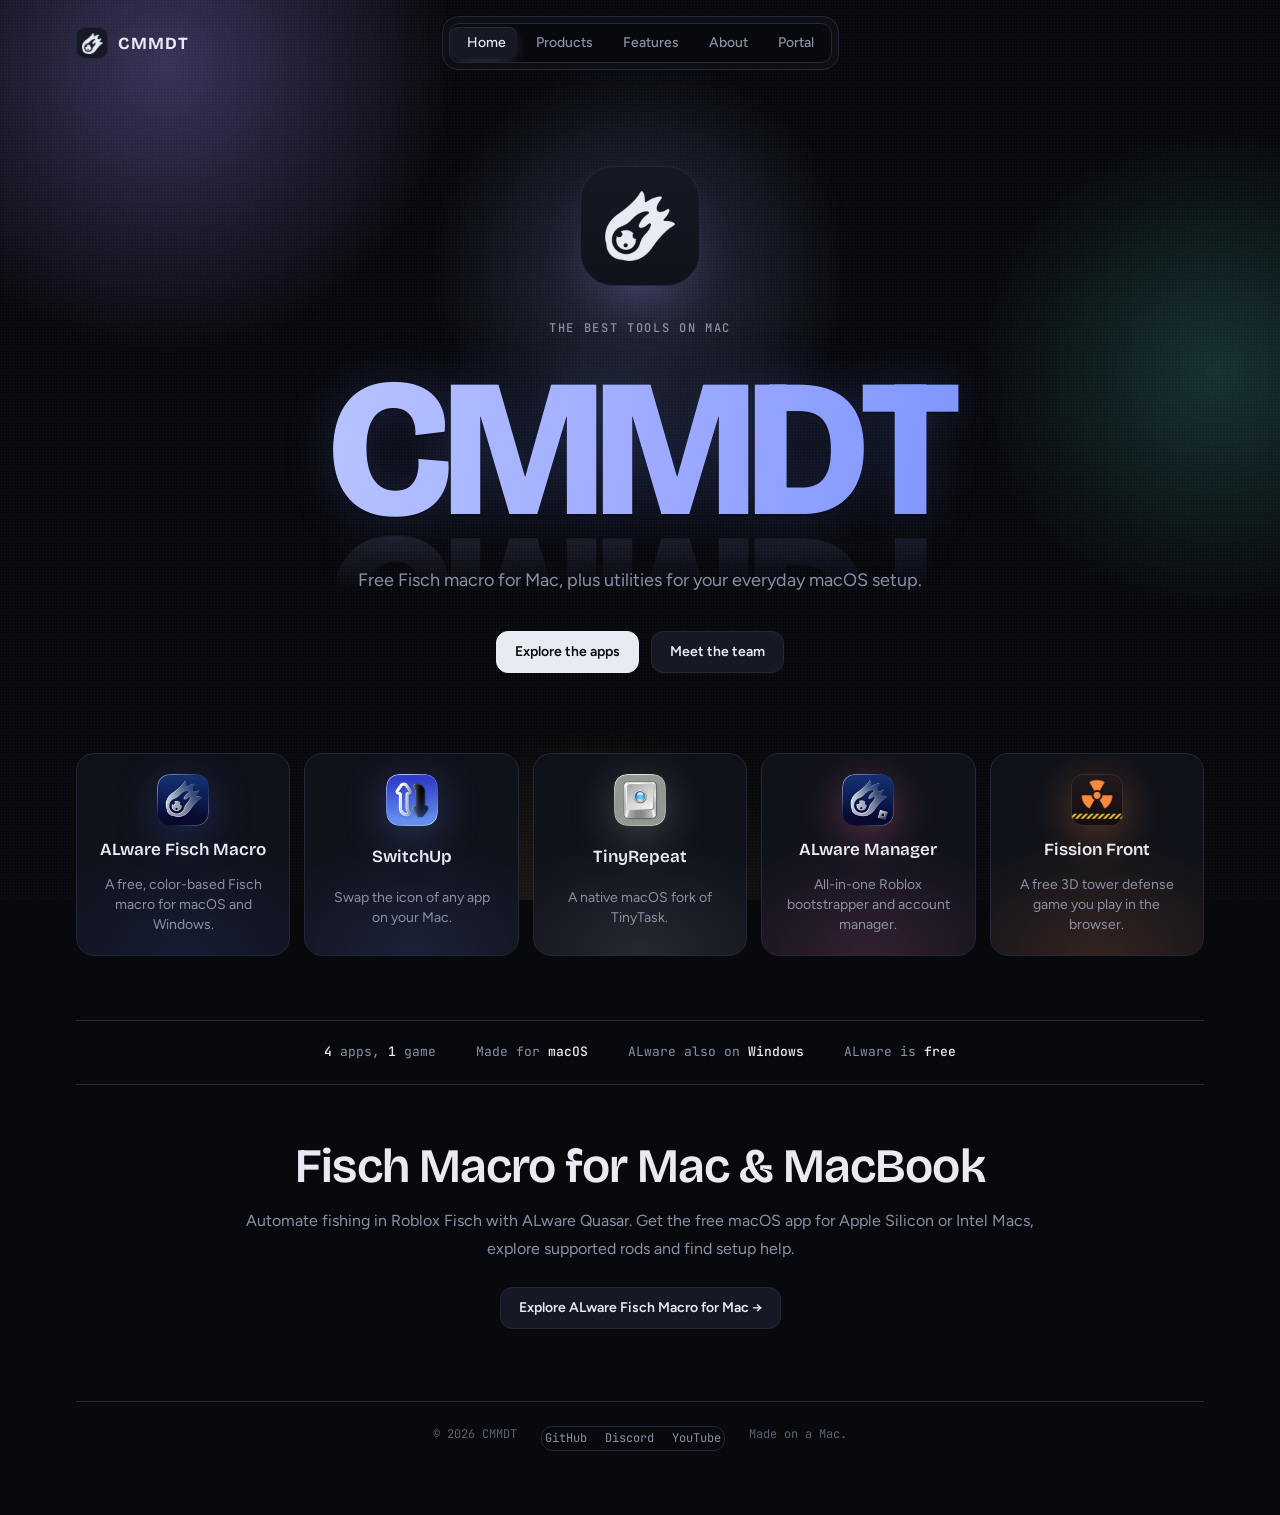
<file: index.html>
<!DOCTYPE html>

<html lang="en">
<head>
<meta charset="utf-8"/>
<meta content="width=device-width, initial-scale=1, viewport-fit=cover" name="viewport"/>
<title>Fisch Macro for Mac &amp; macOS Utilities | CMMDT</title>
<meta content="Download ALware, a free Fisch macro for MacBook, Apple Silicon and Intel Macs. Explore Quasar features, setup help and more macOS utilities from CMMDT." name="description"/>
<link href="https://cmmdt.org/" rel="canonical"/>
<meta content="#08090d" name="theme-color"/>
<link href="/assets/brand-mark.png" rel="icon" type="image/png"/>
<link href="/assets/brand-mark.png" rel="icon" type="image/png"/>
<link href="/assets/brand-mark.png" rel="apple-touch-icon" type="image/png"/>
<meta content="website" property="og:type"/>
<meta content="CMMDT" property="og:site_name"/>
<meta content="Fisch Macro for Mac &amp; macOS Utilities | CMMDT" property="og:title"/>
<meta content="Download ALware, a free Fisch macro for MacBook, Apple Silicon and Intel Macs. Explore Quasar features, setup help and more macOS utilities from CMMDT." property="og:description"/>
<meta content="https://cmmdt.org/" property="og:url"/>
<meta content="https://cmmdt.org/og-image.png" property="og:image"/>
<meta content="1200" property="og:image:width"/>
<meta content="630" property="og:image:height"/>
<meta content="CMMDT — ALware Fisch Macro, ALware Manager, SwitchUp and TinyRepeat" property="og:image:alt"/>
<meta content="summary_large_image" name="twitter:card"/>
<meta content="Fisch Macro for Mac &amp; macOS Utilities | CMMDT" name="twitter:title"/>
<meta content="Download ALware, a free Fisch macro for MacBook, Apple Silicon and Intel Macs. Explore Quasar features, setup help and more macOS utilities from CMMDT." name="twitter:description"/>
<meta content="https://cmmdt.org/og-image.png" name="twitter:image"/>
<link href="https://cmmdt.org/index.md" rel="alternate" title="CMMDT apps, downloads and credits (Markdown)" type="text/markdown"/>
<script type="application/ld+json">
{
  "@context": "https://schema.org",
  "@graph": [
    {
      "@type": "Organization",
      "@id": "https://cmmdt.org/#org",
      "name": "CMMDT",
      "url": "https://cmmdt.org/",
      "logo": {
        "@type": "ImageObject",
        "url": "https://cmmdt.org/assets/brand-mark.png",
        "width": 384,
        "height": 384
      },
      "description": "CMMDT is a macOS development team that makes ALware Fisch Macro, ALware Manager, SwitchUp and TinyRepeat."
    },
    {
      "@type": "WebSite",
      "@id": "https://cmmdt.org/#website",
      "url": "https://cmmdt.org/",
      "name": "CMMDT",
      "publisher": {
        "@id": "https://cmmdt.org/#org"
      },
      "inLanguage": "en"
    },
    {
      "@type": "WebPage",
      "@id": "https://cmmdt.org/#webpage",
      "url": "https://cmmdt.org/",
      "name": "Fisch Macro for Mac & macOS Utilities | CMMDT",
      "description": "Download ALware, a free Fisch macro for MacBook, Apple Silicon and Intel Macs. Explore Quasar features, setup help and more macOS utilities from CMMDT.",
      "isPartOf": {
        "@id": "https://cmmdt.org/#website"
      },
      "about": {
        "@id": "https://cmmdt.org/#org"
      },
      "inLanguage": "en",
      "primaryImageOfPage": {
        "@type": "ImageObject",
        "url": "https://cmmdt.org/og-image.png",
        "width": 1200,
        "height": 630
      }
    },
    {
      "@type": "SoftwareApplication",
      "@id": "https://cmmdt.org/#p-fisch",
      "name": "ALware Fisch Macro",
      "url": "https://cmmdt.org/products/alware",
      "description": "A free, non-external, color-based macro for the Roblox game Fisch. It reads the colors on screen to run the fishing loop, on macOS and Windows.",
      "applicationCategory": "GameApplication",
      "operatingSystem": "macOS, Windows",
      "softwareVersion": "macOS 3.5.0 (Quasar); Windows 3.0 (Quasar)",
      "downloadUrl": [
        "https://github.com/DreamHackqwerty/ALware-Fisch-Macro-MacOS/releases/download/Quasar_v3.5.0/ALware3.5.0-Silicon.dmg",
        "https://github.com/DreamHackqwerty/ALware-Fisch-Macro-MacOS/releases/download/Quasar_v3.5.0/ALware3.5.0-Intel.dmg",
        "https://github.com/DreamHackqwerty/ALware-Fisch-Macro-MacOS/releases/download/Quasar_v3.0/ALwareWindows_v3.0.exe"
      ],
      "image": "https://cmmdt.org/assets/image-01.webp",
      "publisher": {
        "@id": "https://cmmdt.org/#org"
      },
      "author": {
        "@id": "https://cmmdt.org/#org"
      },
      "releaseNotes": "https://github.com/DreamHackqwerty/ALware-Fisch-Macro-MacOS/releases",
      "offers": {
        "@type": "Offer",
        "price": "0",
        "priceCurrency": "USD"
      },
      "alternateName": [
        "ALware",
        "ALware Quasar"
      ]
    },
    {
      "@type": "SoftwareApplication",
      "@id": "https://cmmdt.org/#p-manager",
      "name": "ALware Manager",
      "url": "https://cmmdt.org/products/manager",
      "description": "An all-in-one Roblox bootstrapper and account manager for macOS. Launch Roblox, switch accounts and adjust FastFlags, graphics and servers from one window.",
      "applicationCategory": "GameApplication",
      "operatingSystem": "macOS",
      "softwareVersion": "1.0.3",
      "downloadUrl": [
        "https://github.com/DreamHackqwerty/ALware-Manager-MacOS/releases/download/v1.0.3/ALware-Manager_Silicon.dmg",
        "https://github.com/DreamHackqwerty/ALware-Manager-MacOS/releases/download/v1.0.3/ALware-Manager_Intel.dmg"
      ],
      "image": "https://cmmdt.org/assets/image-04.webp",
      "publisher": {
        "@id": "https://cmmdt.org/#org"
      },
      "author": {
        "@id": "https://cmmdt.org/#org"
      },
      "releaseNotes": "https://github.com/DreamHackqwerty/ALware-Manager-MacOS/releases"
    },
    {
      "@type": "SoftwareApplication",
      "@id": "https://cmmdt.org/#p-switch",
      "name": "SwitchUp",
      "url": "https://cmmdt.org/products/switchup",
      "description": "A macOS utility for changing the icon of any app. Drop in a PNG, pick the app and apply; the image is fitted to the macOS icon grid and the original icon can be restored.",
      "applicationCategory": "UtilitiesApplication",
      "operatingSystem": "macOS",
      "softwareVersion": "1.0.0",
      "downloadUrl": [
        "https://github.com/DreamHackqwerty/SwitchUp-MacOS/releases/download/v1.0.0/SwitchUp_Silicon.dmg",
        "https://github.com/DreamHackqwerty/SwitchUp-MacOS/releases/download/v1.0.0/SwitchUp_Intel.dmg"
      ],
      "image": "https://cmmdt.org/assets/image-02.webp",
      "publisher": {
        "@id": "https://cmmdt.org/#org"
      },
      "author": {
        "@id": "https://cmmdt.org/#org"
      },
      "releaseNotes": "https://github.com/DreamHackqwerty/SwitchUp-MacOS/releases"
    },
    {
      "@type": "SoftwareApplication",
      "@id": "https://cmmdt.org/#p-tiny",
      "name": "TinyRepeat",
      "url": "https://cmmdt.org/products/tinyrepeat",
      "description": "A native macOS fork of TinyTask. Record mouse and keyboard input once and play it back; it uses the same .rec files as TinyTask on Windows.",
      "applicationCategory": "UtilitiesApplication",
      "operatingSystem": "macOS",
      "softwareVersion": "1.0",
      "downloadUrl": [
        "https://github.com/DreamHackqwerty/TinyRepeat-MacOS/releases/download/TinyRepeat/TinyRepeat_v1.0.dmg"
      ],
      "image": "https://cmmdt.org/assets/image-03.webp",
      "publisher": {
        "@id": "https://cmmdt.org/#org"
      },
      "author": {
        "@id": "https://cmmdt.org/#org"
      },
      "releaseNotes": "https://github.com/DreamHackqwerty/TinyRepeat-MacOS/releases"
    },
    {
      "@type": "VideoGame",
      "@id": "https://cmmdt.org/#p-fission",
      "name": "Fission Front",
      "url": "https://cmmdt.org/products/fissionfront",
      "description": "A free 3D tower defense game that runs in the browser: collect and evolve 14 units and hold the road across seven maps in Story, Infinite and Raid modes.",
      "genre": "Tower defense",
      "gamePlatform": "Web browser",
      "applicationCategory": "GameApplication",
      "operatingSystem": "Any (web browser)",
      "image": "https://cmmdt.org/assets/fission-front-home.webp",
      "offers": {
        "@type": "Offer",
        "price": "0",
        "priceCurrency": "USD",
        "url": "https://cmmdt.org/fissionfront"
      },
      "publisher": {
        "@id": "https://cmmdt.org/#org"
      },
      "author": {
        "@id": "https://cmmdt.org/#org"
      }
    }
  ]
}
</script>
<noscript><style>.rv:not(.in){opacity:1;transform:none}</style></noscript>
<style>body{margin:0}img{max-width:100%}[hidden]{display:none!important}</style>
<link href="/style.css" rel="stylesheet"/><link href="https://fonts.googleapis.com" rel="preconnect"/>
<link href="https://fonts.googleapis.com/css2?family=Bricolage+Grotesque:opsz,wght@12..96,400;12..96,600;12..96,700;12..96,800&amp;family=Figtree:wght@400;500;600&amp;family=JetBrains+Mono:wght@400;500&amp;display=swap" rel="stylesheet"/>
<meta content="index, follow, max-image-preview:large, max-snippet:-1, max-video-preview:-1" name="robots"/></head>
<body>
<a class="skip" href="#main">Skip to content</a><div aria-hidden="true" class="ambient">
<div class="orb a" id="orbA"></div>
<div class="orb b"></div>
<div class="orb c"></div>
<div class="orb cursor" id="orbCursor"></div>
<div class="grain"></div>
</div>
<div class="wrap">
<header>
<div class="brand"><span aria-hidden="true" class="mark"><span class="logo"></span></span>CMMDT</div>
<div class="bar">
<nav aria-label="Sections" role="tablist">
<span aria-hidden="true" class="indicator" id="indicator"></span>
<a aria-controls="home" aria-selected="true" href="/" id="tab-home" role="tab" style="text-decoration:none" tabindex="0">Home</a>
<a aria-controls="products" aria-selected="false" href="/products" id="tab-products" role="tab" style="text-decoration:none" tabindex="-1">Products</a>
<a aria-controls="features" aria-selected="false" href="/features" id="tab-features" role="tab" style="text-decoration:none" tabindex="-1">Features</a>
<a aria-controls="about" aria-selected="false" href="/about" id="tab-about" role="tab" style="text-decoration:none" tabindex="-1">About</a>
<a class="portal-link" href="/portal" style="text-decoration:none">Portal</a>
</nav>
</div>
</header>
<!-- HOME -->
<main id="main">
<section aria-labelledby="tab-home" class="panel" id="home" role="tabpanel">
<div class="hero">
<div aria-hidden="true" class="emblem"><span class="logo"></span></div>
<p class="eyebrow">The Best Tools on Mac</p>
<h1 aria-label="CMMDT" class="wordmark"><span style="--d:0">C</span><span style="--d:1">M</span><span style="--d:2">M</span><span style="--d:3">D</span><span style="--d:4">T</span></h1><p class="lede">Free Fisch macro for Mac, plus utilities for your everyday macOS setup.</p>
<div class="row">
<a class="btn primary" href="/products">Explore the apps</a>
<a class="btn" href="/about">Meet the team</a>
</div>
</div>
<div class="dock">
<a class="tile c-amber" href="/products/alware">
<img alt="ALware Fisch Macro icon" class="app-icon" height="52" src="/assets/image-01.webp" width="52"/>
<span class="name">ALware Fisch Macro</span>
<span class="what">A free, color-based Fisch macro for macOS and Windows.</span>
</a>
<a class="tile c-teal" href="/products/switchup">
<img alt="SwitchUp icon" class="app-icon" height="52" src="/assets/image-02.webp" width="52"/>
<span class="name">SwitchUp</span>
<span class="what">Swap the icon of any app on your Mac.</span>
</a>
<a class="tile c-violet" href="/products/tinyrepeat">
<img alt="TinyRepeat icon" class="app-icon" height="52" src="/assets/image-03.webp" width="52"/>
<span class="name">TinyRepeat</span>
<span class="what">A native macOS fork of TinyTask.</span>
</a>
<a class="tile c-rose" href="/products/manager">
<img alt="ALware Manager icon" class="app-icon" height="52" src="/assets/image-04.webp" width="52"/>
<span class="name">ALware Manager</span>
<span class="what">All-in-one Roblox bootstrapper and account manager.</span>
</a>
<a class="tile c-ember" href="/products/fissionfront">
<img alt="Fission Front icon" class="app-icon" height="52" src="/assets/fission-front-icon.webp" width="52"/>
<span class="name">Fission Front</span>
<span class="what">A free 3D tower defense game you play in the browser.</span>
</a>
</div>
<div class="strip">
<span><b>4</b> apps, <b>1</b> game</span>
<span>Made for <b>macOS</b></span>
<span>ALware also on <b>Windows</b></span>
<span>ALware is <b>free</b></span>
</div>
<section class="fisch-intro"><h2>Fisch Macro for Mac &amp; MacBook</h2><p>Automate fishing in Roblox Fisch with ALware Quasar. Get the free macOS app for Apple Silicon or Intel Macs, explore supported rods and find setup help.</p><a class="btn" href="/products/alware">Explore ALware Fisch Macro for Mac →</a></section></section>
<!-- PRODUCTS -->

<!-- FEATURES -->

<!-- ABOUT -->

</main>
<footer>
<span>© 2026 CMMDT</span>
<nav aria-label="CMMDT elsewhere" class="foot-links">
<a href="https://github.com/DreamHackqwerty" rel="noopener" target="_blank">GitHub</a>
<a href="https://discord.gg/5nmz95bJG7" rel="noopener" target="_blank">Discord</a>
<a href="https://youtu.be/LK8A6KK3Be4" rel="noopener" target="_blank">YouTube</a>
</nav>
<span>Made on a Mac.</span>
</footer>
</div>
<script defer="" src="/site.js"></script></body>
</html>
</file>
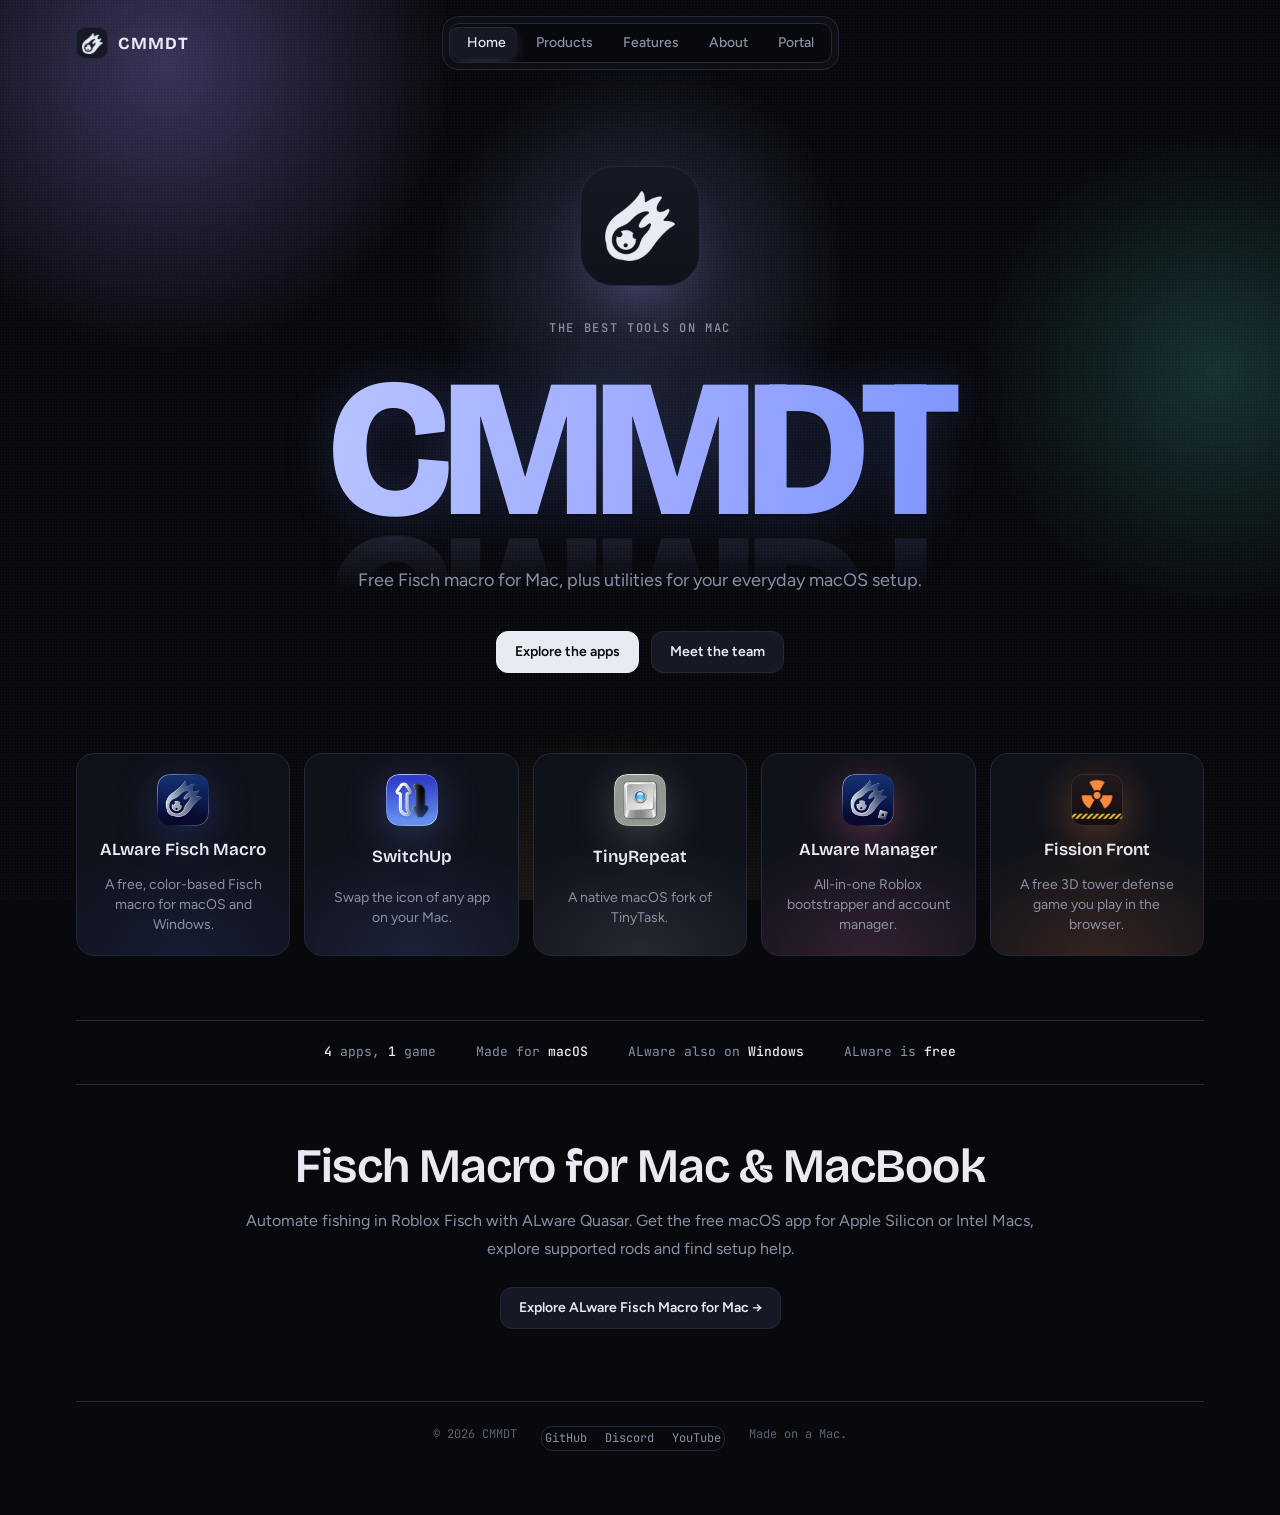
<file: about/index.html>
<!DOCTYPE html>

<html lang="en">
<head>
<meta charset="utf-8"/>
<meta content="width=device-width, initial-scale=1, viewport-fit=cover" name="viewport"/>
<title>About CMMDT — The ALware Mac Development Team</title>
<meta content="Meet the CMMDT team behind ALware Fisch Macro, ALware Manager, SwitchUp and TinyRepeat. Find developer credits, testers and our Discord community." name="description"/>
<link href="https://cmmdt.org/about" rel="canonical"/>
<meta content="#08090d" name="theme-color"/>
<link href="/assets/brand-mark.png" rel="icon" type="image/png"/>
<link href="/assets/brand-mark.png" rel="icon" type="image/png"/>
<link href="/assets/brand-mark.png" rel="apple-touch-icon" type="image/png"/>
<meta content="website" property="og:type"/>
<meta content="CMMDT" property="og:site_name"/>
<meta content="About CMMDT — The ALware Mac Development Team" property="og:title"/>
<meta content="Meet the CMMDT team behind ALware Fisch Macro, ALware Manager, SwitchUp and TinyRepeat. Find developer credits, testers and our Discord community." property="og:description"/>
<meta content="https://cmmdt.org/about" property="og:url"/>
<meta content="https://cmmdt.org/og-image.png" property="og:image"/>
<meta content="1200" property="og:image:width"/>
<meta content="630" property="og:image:height"/>
<meta content="CMMDT — ALware Fisch Macro, ALware Manager, SwitchUp and TinyRepeat" property="og:image:alt"/>
<meta content="summary_large_image" name="twitter:card"/>
<meta content="About CMMDT — The ALware Mac Development Team" name="twitter:title"/>
<meta content="Meet the CMMDT team behind ALware Fisch Macro, ALware Manager, SwitchUp and TinyRepeat. Find developer credits, testers and our Discord community." name="twitter:description"/>
<meta content="https://cmmdt.org/og-image.png" name="twitter:image"/>
<link href="https://cmmdt.org/index.md" rel="alternate" title="CMMDT apps, downloads and credits (Markdown)" type="text/markdown"/>
<script type="application/ld+json">{
  "@context": "https://schema.org",
  "@graph": [
    {
      "@type": "Organization",
      "@id": "https://cmmdt.org/#org",
      "name": "CMMDT",
      "url": "https://cmmdt.org/",
      "logo": {
        "@type": "ImageObject",
        "url": "https://cmmdt.org/assets/brand-mark.png",
        "width": 384,
        "height": 384
      },
      "description": "CMMDT is a macOS development team that makes ALware Fisch Macro, ALware Manager, SwitchUp and TinyRepeat."
    },
    {
      "@type": "WebSite",
      "@id": "https://cmmdt.org/#website",
      "url": "https://cmmdt.org/",
      "name": "CMMDT",
      "publisher": {
        "@id": "https://cmmdt.org/#org"
      },
      "inLanguage": "en"
    },
    {
      "@type": "WebPage",
      "@id": "https://cmmdt.org/about#webpage",
      "url": "https://cmmdt.org/about",
      "name": "About CMMDT — The ALware Mac Development Team",
      "description": "Meet the CMMDT team behind ALware Fisch Macro, ALware Manager, SwitchUp and TinyRepeat. Find developer credits, testers and our Discord community.",
      "isPartOf": {
        "@id": "https://cmmdt.org/#website"
      },
      "about": {
        "@id": "https://cmmdt.org/#org"
      },
      "inLanguage": "en",
      "primaryImageOfPage": {
        "@type": "ImageObject",
        "url": "https://cmmdt.org/og-image.png",
        "width": 1200,
        "height": 630
      }
    },
    {
      "@type": "SoftwareApplication",
      "@id": "https://cmmdt.org/#p-fisch",
      "name": "ALware Fisch Macro",
      "url": "https://cmmdt.org/products/alware",
      "description": "A free, non-external, color-based macro for the Roblox game Fisch. It reads the colors on screen to run the fishing loop, on macOS and Windows.",
      "applicationCategory": "GameApplication",
      "operatingSystem": "macOS, Windows",
      "softwareVersion": "macOS 3.5.0 (Quasar); Windows 3.0 (Quasar)",
      "downloadUrl": [
        "https://github.com/DreamHackqwerty/ALware-Fisch-Macro-MacOS/releases/download/Quasar_v3.5.0/ALware3.5.0-Silicon.dmg",
        "https://github.com/DreamHackqwerty/ALware-Fisch-Macro-MacOS/releases/download/Quasar_v3.5.0/ALware3.5.0-Intel.dmg",
        "https://github.com/DreamHackqwerty/ALware-Fisch-Macro-MacOS/releases/download/Quasar_v3.0/ALwareWindows_v3.0.exe"
      ],
      "image": "https://cmmdt.org/assets/image-01.webp",
      "publisher": {
        "@id": "https://cmmdt.org/#org"
      },
      "author": {
        "@id": "https://cmmdt.org/#org"
      },
      "releaseNotes": "https://github.com/DreamHackqwerty/ALware-Fisch-Macro-MacOS/releases",
      "offers": {
        "@type": "Offer",
        "price": "0",
        "priceCurrency": "USD"
      },
      "alternateName": [
        "ALware",
        "ALware Quasar"
      ]
    },
    {
      "@type": "SoftwareApplication",
      "@id": "https://cmmdt.org/#p-manager",
      "name": "ALware Manager",
      "url": "https://cmmdt.org/products/manager",
      "description": "An all-in-one Roblox bootstrapper and account manager for macOS. Launch Roblox, switch accounts and adjust FastFlags, graphics and servers from one window.",
      "applicationCategory": "GameApplication",
      "operatingSystem": "macOS",
      "softwareVersion": "1.0.3",
      "downloadUrl": [
        "https://github.com/DreamHackqwerty/ALware-Manager-MacOS/releases/download/v1.0.3/ALware-Manager_Silicon.dmg",
        "https://github.com/DreamHackqwerty/ALware-Manager-MacOS/releases/download/v1.0.3/ALware-Manager_Intel.dmg"
      ],
      "image": "https://cmmdt.org/assets/image-04.webp",
      "publisher": {
        "@id": "https://cmmdt.org/#org"
      },
      "author": {
        "@id": "https://cmmdt.org/#org"
      },
      "releaseNotes": "https://github.com/DreamHackqwerty/ALware-Manager-MacOS/releases"
    },
    {
      "@type": "SoftwareApplication",
      "@id": "https://cmmdt.org/#p-switch",
      "name": "SwitchUp",
      "url": "https://cmmdt.org/products/switchup",
      "description": "A macOS utility for changing the icon of any app. Drop in a PNG, pick the app and apply; the image is fitted to the macOS icon grid and the original icon can be restored.",
      "applicationCategory": "UtilitiesApplication",
      "operatingSystem": "macOS",
      "softwareVersion": "1.0.0",
      "downloadUrl": [
        "https://github.com/DreamHackqwerty/SwitchUp-MacOS/releases/download/v1.0.0/SwitchUp_Silicon.dmg",
        "https://github.com/DreamHackqwerty/SwitchUp-MacOS/releases/download/v1.0.0/SwitchUp_Intel.dmg"
      ],
      "image": "https://cmmdt.org/assets/image-02.webp",
      "publisher": {
        "@id": "https://cmmdt.org/#org"
      },
      "author": {
        "@id": "https://cmmdt.org/#org"
      },
      "releaseNotes": "https://github.com/DreamHackqwerty/SwitchUp-MacOS/releases"
    },
    {
      "@type": "SoftwareApplication",
      "@id": "https://cmmdt.org/#p-tiny",
      "name": "TinyRepeat",
      "url": "https://cmmdt.org/products/tinyrepeat",
      "description": "A native macOS fork of TinyTask. Record mouse and keyboard input once and play it back; it uses the same .rec files as TinyTask on Windows.",
      "applicationCategory": "UtilitiesApplication",
      "operatingSystem": "macOS",
      "softwareVersion": "1.0",
      "downloadUrl": [
        "https://github.com/DreamHackqwerty/TinyRepeat-MacOS/releases/download/TinyRepeat/TinyRepeat_v1.0.dmg"
      ],
      "image": "https://cmmdt.org/assets/image-03.webp",
      "publisher": {
        "@id": "https://cmmdt.org/#org"
      },
      "author": {
        "@id": "https://cmmdt.org/#org"
      },
      "releaseNotes": "https://github.com/DreamHackqwerty/TinyRepeat-MacOS/releases"
    },
    {
      "@type": "BreadcrumbList",
      "itemListElement": [
        {
          "@type": "ListItem",
          "position": 1,
          "name": "CMMDT",
          "item": "https://cmmdt.org/"
        },
        {
          "@type": "ListItem",
          "position": 2,
          "name": "About",
          "item": "https://cmmdt.org/about"
        }
      ]
    }
  ]
}</script>
<noscript><style>.rv:not(.in){opacity:1;transform:none}</style></noscript>
<style>body{margin:0}img{max-width:100%}[hidden]{display:none!important}</style>
<link href="/style.css" rel="stylesheet"/><link href="https://fonts.googleapis.com" rel="preconnect"/>
<link href="https://fonts.googleapis.com/css2?family=Bricolage+Grotesque:opsz,wght@12..96,400;12..96,600;12..96,700;12..96,800&amp;family=Figtree:wght@400;500;600&amp;family=JetBrains+Mono:wght@400;500&amp;display=swap" rel="stylesheet"/>
<meta content="index, follow, max-image-preview:large, max-snippet:-1, max-video-preview:-1" name="robots"/></head>
<body>
<a class="skip" href="#main">Skip to content</a><div aria-hidden="true" class="ambient">
<div class="orb a" id="orbA"></div>
<div class="orb b"></div>
<div class="orb c"></div>
<div class="orb cursor" id="orbCursor"></div>
<div class="grain"></div>
</div>
<div class="wrap">
<header>
<div class="brand"><span aria-hidden="true" class="mark"><span class="logo"></span></span>CMMDT</div>
<div class="bar">
<nav aria-label="Sections" role="tablist">
<span aria-hidden="true" class="indicator" id="indicator"></span>
<a aria-controls="home" aria-selected="false" href="/" id="tab-home" role="tab" style="text-decoration:none" tabindex="-1">Home</a>
<a aria-controls="products" aria-selected="false" href="/products" id="tab-products" role="tab" style="text-decoration:none" tabindex="-1">Products</a>
<a aria-controls="features" aria-selected="false" href="/features" id="tab-features" role="tab" style="text-decoration:none" tabindex="-1">Features</a>
<a aria-controls="about" aria-selected="true" href="/about" id="tab-about" role="tab" style="text-decoration:none" tabindex="0">About</a>
<a class="portal-link" href="/portal" style="text-decoration:none">Portal</a>
</nav>
</div>
</header>
<!-- HOME -->
<main id="main">

<!-- PRODUCTS -->

<!-- FEATURES -->

<!-- ABOUT -->
<section aria-labelledby="tab-about" class="panel" id="about" role="tabpanel">
<div class="about">
<div>
<span class="eyebrow">About CMMDT</span>
<h1 style="margin-top:14px">A small team that makes small, careful Mac software.</h1>
</div>
</div>
<div class="credits">
<div class="section-head">
<span class="eyebrow">Credits</span>
<h2>The people behind ALware</h2>
</div>
<div class="people">
<div class="person"><img alt="Cosmic profile picture" height="88" loading="lazy" src="/assets/image-09.webp" width="88"/><span class="role">Creator</span><h3>Cosmic</h3><p>Main developer &amp; maintainer</p></div>
<div class="person"><img alt="Spacedev profile picture" height="88" loading="lazy" src="/assets/image-10.webp" width="88"/><span class="role">Developer</span><h3>Spacedev</h3><p>Developer</p></div>
<div class="person"><img alt="WillCheat profile picture" height="88" loading="lazy" src="/assets/image-11.webp" width="88"/><span class="role">Tester</span><h3>WillCheat</h3><p>Lead tester &amp; debugger</p></div>
<div class="person"><img alt="Lord Nugget profile picture" height="88" loading="lazy" src="/assets/image-12.webp" width="88"/><span class="role">Tester</span><h3>Lord Nugget</h3><p>Lead tester &amp; debugger</p></div>
<div class="person"><img alt="@Hestonize150 profile picture" height="88" loading="lazy" src="/assets/image-13.webp" width="88"/><span class="role">Contributor</span><h3>@Hestonize150</h3><p>Contributor</p></div>
<div class="person"><img alt="@Spike profile picture" height="88" loading="lazy" src="/assets/image-14.webp" width="88"/><span class="role">Contributor</span><h3>@Spike</h3><p>Contributor</p></div>
<div class="person"><img alt="@yato profile picture" height="88" loading="lazy" src="/assets/image-15.webp" width="88"/><span class="role">Inspiration</span><h3>@yato</h3><p>The creator of DeepFish Macro. ALware’s Stellarwave Melody was inspired by DeepFish, not directly using its code.</p></div>
<div class="person"><img alt="@Zen profile picture" height="88" loading="lazy" src="/assets/image-16.webp" width="88"/><span class="role">Tester / Helper</span><h3>@Zen</h3><p>Testing and support</p></div>
<div class="person"><img alt="@4ratz profile picture" height="88" loading="lazy" src="/assets/image-17.webp" width="88"/><span class="role">Tester / Helper</span><h3>@4ratz</h3><p>Testing and support</p></div>
<div class="person"><img alt="@keventhen4 profile picture" height="88" loading="lazy" src="/assets/image-18.webp" width="88"/><span class="role">Tester / Helper</span><h3>@keventhen4</h3><p>Testing and support</p></div>
<div class="person"><img alt="@Nihonium profile picture" height="88" loading="lazy" src="/assets/image-19.webp" width="88"/><span class="role">Tester / Helper</span><h3>@Nihonium</h3><p>Testing and support</p></div>
<div class="person"><img alt="Rent profile picture" height="88" loading="lazy" src="/assets/image-20.webp" width="88"/><span class="role">Tester / Helper</span><h3>Rent</h3><p>Testing and support</p></div>
</div>
</div>
<div class="contact">
<div style="display:grid;gap:6px">
<span class="eyebrow">Community</span>
<h3>Questions, bugs or ideas? Come say hi.</h3>
</div>
<a class="btn discord" href="https://discord.gg/5nmz95bJG7" rel="noopener" target="_blank">
<svg aria-hidden="true" viewbox="0 0 24 24"><path d="M20.3 4.4A19.8 19.8 0 0 0 15.4 3l-.6 1.3a18.4 18.4 0 0 0-5.6 0L8.6 3a19.7 19.7 0 0 0-4.9 1.4C.6 9 -.3 13.5.1 18a19.9 19.9 0 0 0 6 3l1.3-2a12.9 12.9 0 0 1-2-1l.5-.4a14.2 14.2 0 0 0 12.2 0l.5.4c-.6.4-1.3.7-2 1l1.3 2a19.8 19.8 0 0 0 6-3c.5-5.2-.8-9.7-3.6-13.6zM8 15.3c-1.2 0-2.2-1.1-2.2-2.4s1-2.4 2.2-2.4 2.2 1.1 2.2 2.4-1 2.4-2.2 2.4zm8 0c-1.2 0-2.2-1.1-2.2-2.4s1-2.4 2.2-2.4 2.2 1.1 2.2 2.4-1 2.4-2.2 2.4z"></path></svg>
        Join our Discord
      </a>
</div>
</section>
</main>
<footer>
<span>© 2026 CMMDT</span>
<nav aria-label="CMMDT elsewhere" class="foot-links">
<a href="https://github.com/DreamHackqwerty" rel="noopener" target="_blank">GitHub</a>
<a href="https://discord.gg/5nmz95bJG7" rel="noopener" target="_blank">Discord</a>
<a href="https://youtu.be/LK8A6KK3Be4" rel="noopener" target="_blank">YouTube</a>
</nav>
<span>Made on a Mac.</span>
</footer>
</div>
<script defer="" src="/site.js"></script></body>
</html>
</file>
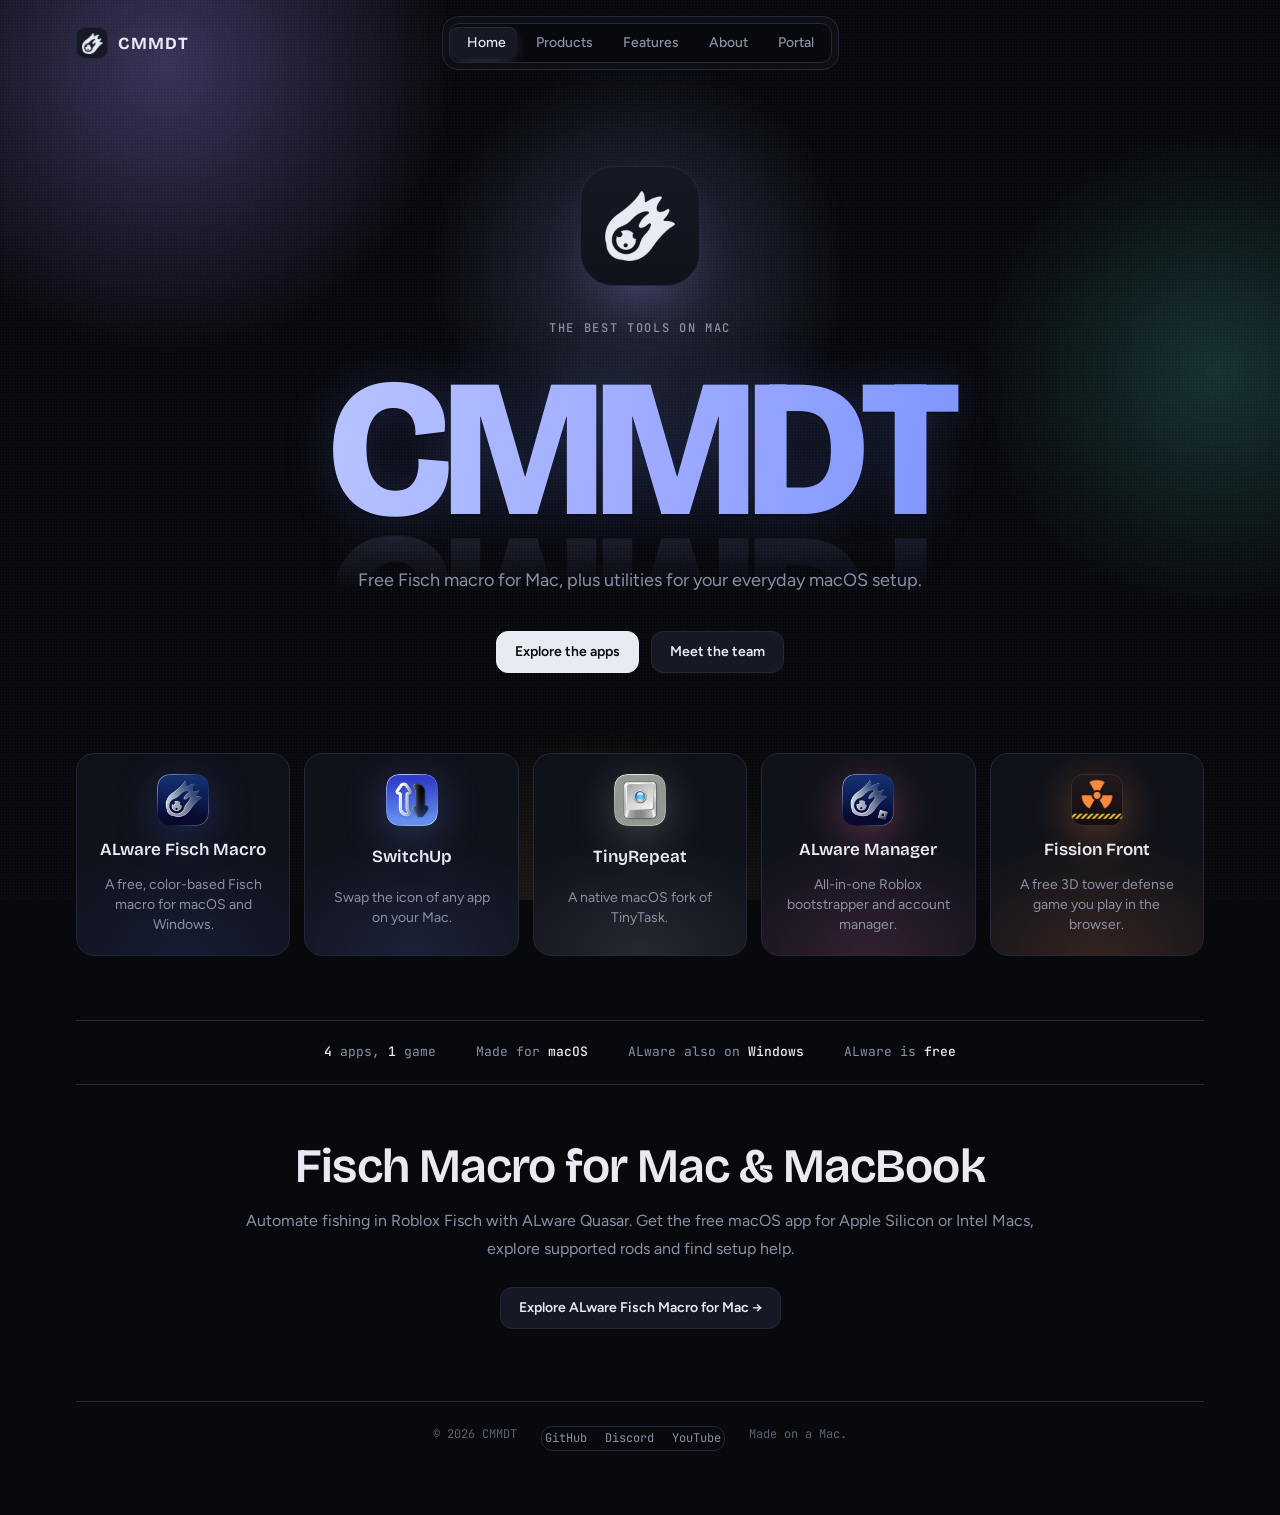
<file: features/index.html>
<!DOCTYPE html>

<html lang="en">
<head>
<meta charset="utf-8"/>
<meta content="width=device-width, initial-scale=1, viewport-fit=cover" name="viewport"/>
<title>ALware Fisch Macro Showcase &amp; Setup Video | CMMDT</title>
<meta content="Watch the ALware Fisch macro showcase, see Quasar in action and open the setup tutorial. Explore automatic fishing features for Roblox Fisch on Mac." name="description"/>
<link href="https://cmmdt.org/features" rel="canonical"/>
<meta content="#08090d" name="theme-color"/>
<link href="/assets/brand-mark.png" rel="icon" type="image/png"/>
<link href="/assets/brand-mark.png" rel="icon" type="image/png"/>
<link href="/assets/brand-mark.png" rel="apple-touch-icon" type="image/png"/>
<meta content="website" property="og:type"/>
<meta content="CMMDT" property="og:site_name"/>
<meta content="ALware Fisch Macro Showcase &amp; Setup Video | CMMDT" property="og:title"/>
<meta content="Watch the ALware Fisch macro showcase, see Quasar in action and open the setup tutorial. Explore automatic fishing features for Roblox Fisch on Mac." property="og:description"/>
<meta content="https://cmmdt.org/features" property="og:url"/>
<meta content="https://cmmdt.org/og-image.png" property="og:image"/>
<meta content="1200" property="og:image:width"/>
<meta content="630" property="og:image:height"/>
<meta content="CMMDT — ALware Fisch Macro, ALware Manager, SwitchUp and TinyRepeat" property="og:image:alt"/>
<meta content="summary_large_image" name="twitter:card"/>
<meta content="ALware Fisch Macro Showcase &amp; Setup Video | CMMDT" name="twitter:title"/>
<meta content="Watch the ALware Fisch macro showcase, see Quasar in action and open the setup tutorial. Explore automatic fishing features for Roblox Fisch on Mac." name="twitter:description"/>
<meta content="https://cmmdt.org/og-image.png" name="twitter:image"/>
<link href="https://cmmdt.org/index.md" rel="alternate" title="CMMDT apps, downloads and credits (Markdown)" type="text/markdown"/>
<script type="application/ld+json">{
  "@context": "https://schema.org",
  "@graph": [
    {
      "@type": "Organization",
      "@id": "https://cmmdt.org/#org",
      "name": "CMMDT",
      "url": "https://cmmdt.org/",
      "logo": {
        "@type": "ImageObject",
        "url": "https://cmmdt.org/assets/brand-mark.png",
        "width": 384,
        "height": 384
      },
      "description": "CMMDT is a macOS development team that makes ALware Fisch Macro, ALware Manager, SwitchUp and TinyRepeat."
    },
    {
      "@type": "WebSite",
      "@id": "https://cmmdt.org/#website",
      "url": "https://cmmdt.org/",
      "name": "CMMDT",
      "publisher": {
        "@id": "https://cmmdt.org/#org"
      },
      "inLanguage": "en"
    },
    {
      "@type": "WebPage",
      "@id": "https://cmmdt.org/features#webpage",
      "url": "https://cmmdt.org/features",
      "name": "ALware Fisch Macro Showcase & Setup Video | CMMDT",
      "description": "Watch the ALware Fisch macro showcase, see Quasar in action and open the setup tutorial. Explore automatic fishing features for Roblox Fisch on Mac.",
      "isPartOf": {
        "@id": "https://cmmdt.org/#website"
      },
      "about": {
        "@id": "https://cmmdt.org/#org"
      },
      "inLanguage": "en",
      "primaryImageOfPage": {
        "@type": "ImageObject",
        "url": "https://cmmdt.org/og-image.png",
        "width": 1200,
        "height": 630
      }
    },
    {
      "@type": "SoftwareApplication",
      "@id": "https://cmmdt.org/#p-fisch",
      "name": "ALware Fisch Macro",
      "url": "https://cmmdt.org/products/alware",
      "description": "A free, non-external, color-based macro for the Roblox game Fisch. It reads the colors on screen to run the fishing loop, on macOS and Windows.",
      "applicationCategory": "GameApplication",
      "operatingSystem": "macOS, Windows",
      "softwareVersion": "macOS 3.5.0 (Quasar); Windows 3.0 (Quasar)",
      "downloadUrl": [
        "https://github.com/DreamHackqwerty/ALware-Fisch-Macro-MacOS/releases/download/Quasar_v3.5.0/ALware3.5.0-Silicon.dmg",
        "https://github.com/DreamHackqwerty/ALware-Fisch-Macro-MacOS/releases/download/Quasar_v3.5.0/ALware3.5.0-Intel.dmg",
        "https://github.com/DreamHackqwerty/ALware-Fisch-Macro-MacOS/releases/download/Quasar_v3.0/ALwareWindows_v3.0.exe"
      ],
      "image": "https://cmmdt.org/assets/image-01.webp",
      "publisher": {
        "@id": "https://cmmdt.org/#org"
      },
      "author": {
        "@id": "https://cmmdt.org/#org"
      },
      "releaseNotes": "https://github.com/DreamHackqwerty/ALware-Fisch-Macro-MacOS/releases",
      "offers": {
        "@type": "Offer",
        "price": "0",
        "priceCurrency": "USD"
      },
      "alternateName": [
        "ALware",
        "ALware Quasar"
      ]
    },
    {
      "@type": "SoftwareApplication",
      "@id": "https://cmmdt.org/#p-manager",
      "name": "ALware Manager",
      "url": "https://cmmdt.org/products/manager",
      "description": "An all-in-one Roblox bootstrapper and account manager for macOS. Launch Roblox, switch accounts and adjust FastFlags, graphics and servers from one window.",
      "applicationCategory": "GameApplication",
      "operatingSystem": "macOS",
      "softwareVersion": "1.0.3",
      "downloadUrl": [
        "https://github.com/DreamHackqwerty/ALware-Manager-MacOS/releases/download/v1.0.3/ALware-Manager_Silicon.dmg",
        "https://github.com/DreamHackqwerty/ALware-Manager-MacOS/releases/download/v1.0.3/ALware-Manager_Intel.dmg"
      ],
      "image": "https://cmmdt.org/assets/image-04.webp",
      "publisher": {
        "@id": "https://cmmdt.org/#org"
      },
      "author": {
        "@id": "https://cmmdt.org/#org"
      },
      "releaseNotes": "https://github.com/DreamHackqwerty/ALware-Manager-MacOS/releases"
    },
    {
      "@type": "SoftwareApplication",
      "@id": "https://cmmdt.org/#p-switch",
      "name": "SwitchUp",
      "url": "https://cmmdt.org/products/switchup",
      "description": "A macOS utility for changing the icon of any app. Drop in a PNG, pick the app and apply; the image is fitted to the macOS icon grid and the original icon can be restored.",
      "applicationCategory": "UtilitiesApplication",
      "operatingSystem": "macOS",
      "softwareVersion": "1.0.0",
      "downloadUrl": [
        "https://github.com/DreamHackqwerty/SwitchUp-MacOS/releases/download/v1.0.0/SwitchUp_Silicon.dmg",
        "https://github.com/DreamHackqwerty/SwitchUp-MacOS/releases/download/v1.0.0/SwitchUp_Intel.dmg"
      ],
      "image": "https://cmmdt.org/assets/image-02.webp",
      "publisher": {
        "@id": "https://cmmdt.org/#org"
      },
      "author": {
        "@id": "https://cmmdt.org/#org"
      },
      "releaseNotes": "https://github.com/DreamHackqwerty/SwitchUp-MacOS/releases"
    },
    {
      "@type": "SoftwareApplication",
      "@id": "https://cmmdt.org/#p-tiny",
      "name": "TinyRepeat",
      "url": "https://cmmdt.org/products/tinyrepeat",
      "description": "A native macOS fork of TinyTask. Record mouse and keyboard input once and play it back; it uses the same .rec files as TinyTask on Windows.",
      "applicationCategory": "UtilitiesApplication",
      "operatingSystem": "macOS",
      "softwareVersion": "1.0",
      "downloadUrl": [
        "https://github.com/DreamHackqwerty/TinyRepeat-MacOS/releases/download/TinyRepeat/TinyRepeat_v1.0.dmg"
      ],
      "image": "https://cmmdt.org/assets/image-03.webp",
      "publisher": {
        "@id": "https://cmmdt.org/#org"
      },
      "author": {
        "@id": "https://cmmdt.org/#org"
      },
      "releaseNotes": "https://github.com/DreamHackqwerty/TinyRepeat-MacOS/releases"
    },
    {
      "@type": "BreadcrumbList",
      "itemListElement": [
        {
          "@type": "ListItem",
          "position": 1,
          "name": "CMMDT",
          "item": "https://cmmdt.org/"
        },
        {
          "@type": "ListItem",
          "position": 2,
          "name": "Features",
          "item": "https://cmmdt.org/features"
        }
      ]
    }
  ]
}</script>
<noscript><style>.rv:not(.in){opacity:1;transform:none}</style></noscript>
<style>body{margin:0}img{max-width:100%}[hidden]{display:none!important}</style>
<link href="/style.css" rel="stylesheet"/><link href="https://fonts.googleapis.com" rel="preconnect"/>
<link href="https://fonts.googleapis.com/css2?family=Bricolage+Grotesque:opsz,wght@12..96,400;12..96,600;12..96,700;12..96,800&amp;family=Figtree:wght@400;500;600&amp;family=JetBrains+Mono:wght@400;500&amp;display=swap" rel="stylesheet"/>
<meta content="index, follow, max-image-preview:large, max-snippet:-1, max-video-preview:-1" name="robots"/></head>
<body>
<a class="skip" href="#main">Skip to content</a><div aria-hidden="true" class="ambient">
<div class="orb a" id="orbA"></div>
<div class="orb b"></div>
<div class="orb c"></div>
<div class="orb cursor" id="orbCursor"></div>
<div class="grain"></div>
</div>
<div class="wrap">
<header>
<div class="brand"><span aria-hidden="true" class="mark"><span class="logo"></span></span>CMMDT</div>
<div class="bar">
<nav aria-label="Sections" role="tablist">
<span aria-hidden="true" class="indicator" id="indicator"></span>
<a aria-controls="home" aria-selected="false" href="/" id="tab-home" role="tab" style="text-decoration:none" tabindex="-1">Home</a>
<a aria-controls="products" aria-selected="false" href="/products" id="tab-products" role="tab" style="text-decoration:none" tabindex="-1">Products</a>
<a aria-controls="features" aria-selected="true" href="/features" id="tab-features" role="tab" style="text-decoration:none" tabindex="0">Features</a>
<a aria-controls="about" aria-selected="false" href="/about" id="tab-about" role="tab" style="text-decoration:none" tabindex="-1">About</a>
<a class="portal-link" href="/portal" style="text-decoration:none">Portal</a>
</nav>
</div>
</header>
<!-- HOME -->
<main id="main">

<!-- PRODUCTS -->

<!-- FEATURES -->
<section aria-labelledby="tab-features" class="panel" id="features" role="tabpanel">
<div class="section-head">
<h1>Meet ALware</h1>
</div>
<div class="video"><iframe allow="accelerometer; autoplay; clipboard-write; encrypted-media; gyroscope; picture-in-picture; web-share" allowfullscreen="" loading="lazy" referrerpolicy="strict-origin-when-cross-origin" src="https://www.youtube.com/embed/LK8A6KK3Be4" title="ALware Quasar showcase"></iframe></div>
<p class="lede video-caption">See how ALware works and what it can do.</p>
<a class="btn" href="https://www.youtube.com/watch?v=mXRAv7l6mdg" rel="noopener" style="display:table;margin:28px auto 0" target="_blank">ALware setup walkthrough</a></section>
<!-- ABOUT -->

</main>
<footer>
<span>© 2026 CMMDT</span>
<nav aria-label="CMMDT elsewhere" class="foot-links">
<a href="https://github.com/DreamHackqwerty" rel="noopener" target="_blank">GitHub</a>
<a href="https://discord.gg/5nmz95bJG7" rel="noopener" target="_blank">Discord</a>
<a href="https://youtu.be/LK8A6KK3Be4" rel="noopener" target="_blank">YouTube</a>
</nav>
<span>Made on a Mac.</span>
</footer>
</div>
<script defer="" src="/site.js"></script></body>
</html>
</file>
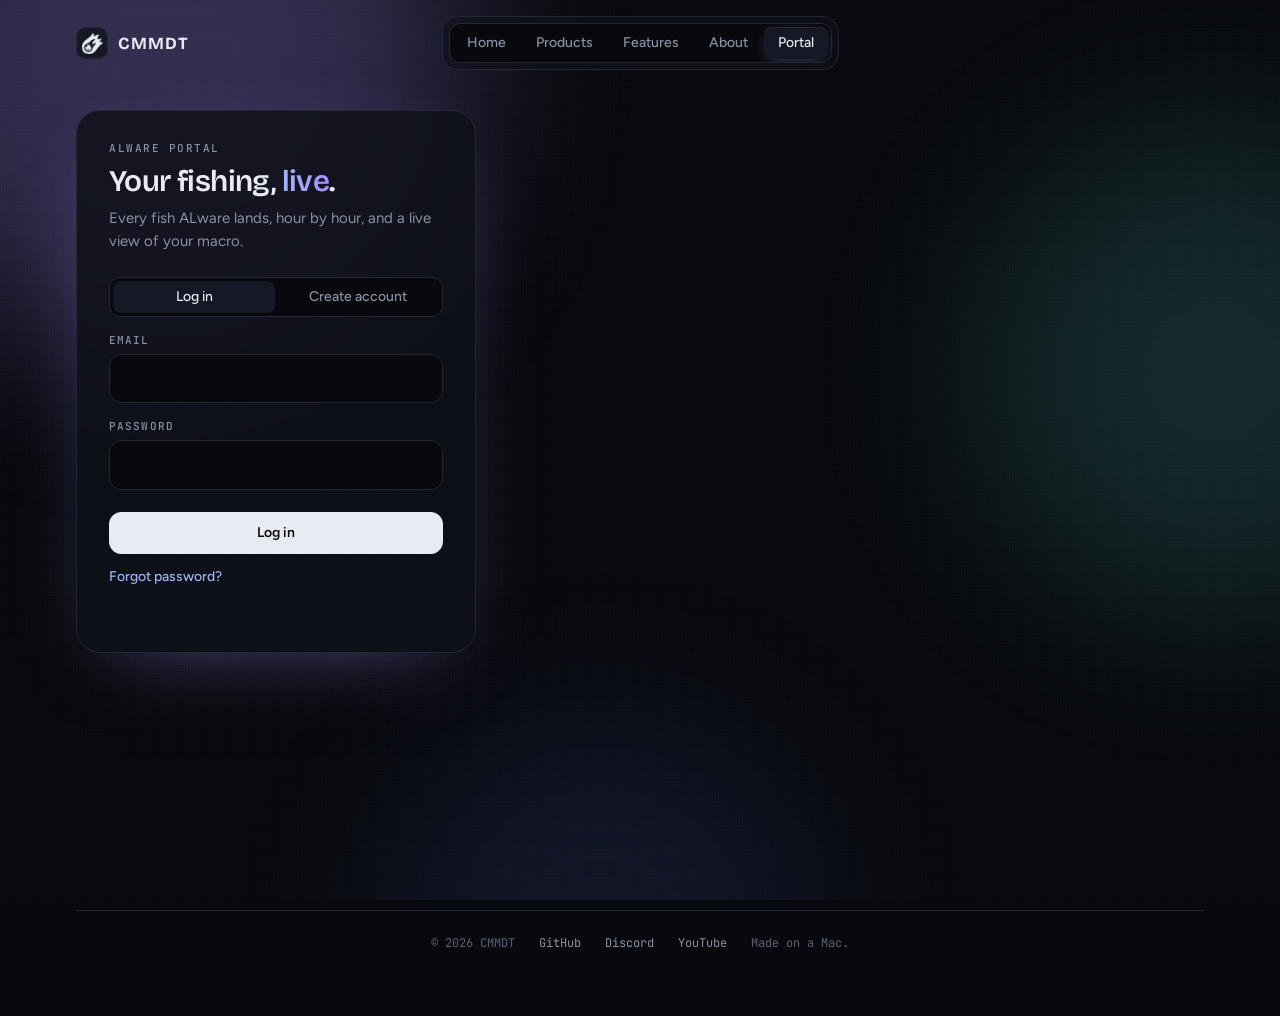
<file: portal/index.html>
<!doctype html>
<html lang="en">
<head>
  <meta charset="utf-8">
  <meta name="viewport" content="width=device-width, initial-scale=1, viewport-fit=cover">
  <meta name="theme-color" content="#08090d">
  <title>ALware Portal | CMMDT</title>
  <meta name="description" content="Log every fish ALware lands, see hourly reports and watch your macro live.">
  <link rel="icon" type="image/png" href="/assets/brand-mark.png">
  <link rel="apple-touch-icon" href="/assets/brand-mark.png">
  <link rel="preconnect" href="https://fonts.googleapis.com">
  <link rel="stylesheet" href="https://fonts.googleapis.com/css2?family=Bricolage+Grotesque:opsz,wght@12..96,400;12..96,600;12..96,700;12..96,800&family=Figtree:wght@400;500;600&family=JetBrains+Mono:wght@400;500&display=swap">
  <style>
:root{--logo:url("[data-uri]")}
/* ALware Portal, in cmmdt.org's look: same tokens, type, menu bar and ambient light. */
:root {
  color-scheme: dark;
  /* chart series (validated for the dark surface: lightness band, CVD, contrast) */
  --s-1: #5b7be8; --s-2: #1f9e8f; --s-3: #b88214; --s-4: #8a63e0; --s-5: #cc4f8f; --s-6: #4a8fc0; --s-7: #c2643a;
  --s-other: #4b5063;
  --s-caught: var(--s-1); --s-lost: var(--s-5);
  --bg: #08090d;
  --surface: #10121a;
  --surface-2: #161925;
  --line: #232738;
  --fg: #e9ebf3;
  --muted: #8a90a6;
  --dim: #5b6076;
  --accent: #9fb4ff;
  --teal: #4fd1c5;
  --violet: #a78bfa;
  --amber: #f2a65a;
  --cobalt: #5a78ea;
  --good: #4ade80;
  --bad: #f87171;
  --display: "Bricolage Grotesque", "Avenir Next", system-ui, sans-serif;
  --body: "Figtree", -apple-system, "Segoe UI", system-ui, sans-serif;
  --mono: "JetBrains Mono", ui-monospace, "SF Mono", Menlo, monospace;
  --r: 18px;
}
* { box-sizing: border-box; }
html { background: var(--bg); }
body {
  margin: 0; background: var(--bg); color: var(--fg);
  font: 400 15px/1.55 var(--body);
  -webkit-font-smoothing: antialiased;
  min-height: 100vh; overflow-x: hidden;
}
[hidden] { display: none !important; }
a { color: var(--accent); }
h1, h2, h3 { font-family: var(--display); letter-spacing: -0.02em; margin: 0; line-height: 1.15; font-weight: 600; }
h2 { font-size: 20px; }
p { margin: 0; }
.muted { color: var(--muted); }
.small { font-size: 13px; }
.mono { font-family: var(--mono); }
.eyebrow { font: 500 11px/1 var(--mono); letter-spacing: .14em; text-transform: uppercase; color: var(--muted); }

/* ambient light, as on the home page */
.ambient { position: fixed; inset: 0; z-index: 0; pointer-events: none; overflow: hidden; }
.orb { position: absolute; border-radius: 50%; filter: blur(90px); opacity: .28; }
.orb.a { width: 46vmax; height: 46vmax; top: -18vmax; left: -10vmax; background: var(--violet); animation: drift 26s ease-in-out infinite alternate; }
.orb.b { width: 38vmax; height: 38vmax; top: 10vmax; right: -14vmax; background: var(--teal); opacity: .16; animation: drift 32s ease-in-out infinite alternate-reverse; }
.orb.c { width: 34vmax; height: 34vmax; bottom: -20vmax; left: 30vw; background: var(--cobalt); opacity: .12; animation: drift 38s ease-in-out infinite alternate; }
.grain { position: absolute; inset: 0; opacity: .05; background-image: radial-gradient(var(--fg) .5px, transparent .5px); background-size: 3px 3px; }
@keyframes drift { to { transform: translate(6vmax, 4vmax) scale(1.08); } }
@media (prefers-reduced-motion: reduce) { .orb { animation: none; } }
/* motion: entrances, chart draw-ins, count-ups. All of it is skipped for reduced motion. */
@keyframes rise { from { opacity: 0; transform: translateY(14px); } to { opacity: 1; transform: none; } }
@keyframes fade { from { opacity: 0; } to { opacity: 1; } }
@keyframes draw { from { stroke-dashoffset: 1; } to { stroke-dashoffset: 0; } }
@keyframes grow { from { transform: scaleY(0); } to { transform: scaleY(1); } }
@keyframes slice { from { opacity: 0; transform: rotate(-24deg) scale(.82); } to { opacity: 1; transform: none; } }
@keyframes pop { 0% { transform: scale(.6); opacity: 0; } 70% { transform: scale(1.08); opacity: 1; } 100% { transform: scale(1); } }
@keyframes pulse { 0% { box-shadow: 0 0 0 0 color-mix(in srgb, currentColor 55%, transparent); } 100% { box-shadow: 0 0 0 8px transparent; } }
@media (prefers-reduced-motion: no-preference) {
  .view.on { animation: rise .45s cubic-bezier(.2,.7,.2,1) both; }
  .view.on .card { animation: rise .6s cubic-bezier(.2,.7,.2,1) both; animation-delay: calc(var(--i, 0) * 70ms); }
  .card { transition: border-color .25s, box-shadow .25s; }
  .stat { transition: transform .2s, border-color .2s; }
  .stat:hover { transform: translateY(-2px); border-color: color-mix(in srgb, var(--accent) 35%, var(--line)); }
  .stat .v.bump { animation: pop .45s cubic-bezier(.2,.7,.2,1); }
  .chart.anim .line { stroke-dasharray: 1; animation: draw 1.1s cubic-bezier(.4,.1,.2,1) both; }
  .chart.anim .area, .chart.anim .avg, .chart.anim .avg-label { animation: fade .8s .35s both; }
  .chart.anim .caught, .chart.anim .lost { transform-box: fill-box; transform-origin: bottom; animation: grow .55s cubic-bezier(.2,.7,.2,1) both; animation-delay: calc(var(--d, 0) * 16ms); }
  .pie.anim path { transform-origin: 100px 100px; animation: slice .7s cubic-bezier(.2,.7,.2,1) both; animation-delay: calc(var(--d, 0) * 70ms); }
  .pie.anim text { animation: fade .6s .3s both; }
  .pie path { transition: opacity .2s; }
  .pie:hover path:not(:hover) { opacity: .55; }
  #pie-legend.anim li { animation: rise .45s cubic-bezier(.2,.7,.2,1) both; animation-delay: calc(var(--d, 0) * 50ms + 150ms); }
  tbody.anim tr { animation: rise .35s cubic-bezier(.2,.7,.2,1) both; animation-delay: calc(var(--d, 0) * 22ms); }
  .tip.show { animation: fade .15s both; }
  .pill.live::before { animation: pulse 1.8s ease-out infinite; }
  .catch-filters input, .catch-filters select { transition: border-color .2s, box-shadow .2s; }
  .catch-filters input:focus, .catch-filters select:focus { box-shadow: 0 0 0 3px color-mix(in srgb, var(--accent) 22%, transparent); }
}

.wrap {
  position: relative; z-index: 1; max-width: 1160px; margin: 0 auto;
  padding: 0 max(16px, env(safe-area-inset-right, 0px)) 64px max(16px, env(safe-area-inset-left, 0px));
}

/* menu bar */
header.top {
  position: relative; z-index: 5; padding-block: 16px;
  display: grid; grid-template-columns: 1fr auto 1fr; align-items: center; gap: 16px;
}
.brand { display: flex; align-items: center; gap: 10px; font: 700 17px/1 var(--display); letter-spacing: .06em; color: var(--fg); text-decoration: none; justify-self: start; }
.mark { width: 32px; height: 32px; border-radius: 9px; display: grid; place-items: center; background: var(--surface-2); border: 1px solid var(--line); }
.logo { display: block; width: 70%; aspect-ratio: 1; background: var(--fg); -webkit-mask: var(--logo) center / contain no-repeat; mask: var(--logo) center / contain no-repeat; }
.bar {
  grid-column: 2; display: inline-flex; padding: 6px; width: fit-content; max-width: 100%;
  background: color-mix(in srgb, var(--surface) 72%, transparent);
  backdrop-filter: blur(20px) saturate(140%); -webkit-backdrop-filter: blur(20px) saturate(140%);
  border: 1px solid var(--line); border-radius: 16px;
}
.bar nav { display: flex; gap: 2px; padding: 3px; background: var(--bg); border: 1px solid var(--line); border-radius: 11px; overflow-x: auto; }
.bar nav a { color: var(--muted); text-decoration: none; font: 500 14px/1 var(--body); padding: 9px 14px; border-radius: 8px; white-space: nowrap; transition: color .2s; }
.bar nav a:hover { color: var(--fg); }
.bar nav a[aria-current="page"] {
  color: var(--fg); background: var(--surface-2);
  box-shadow: inset 0 1px 0 color-mix(in srgb, var(--fg) 8%, transparent), 0 4px 16px -6px color-mix(in srgb, var(--accent) 45%, transparent);
}
.top .right { justify-self: end; display: flex; align-items: center; gap: 12px; }

/* buttons and fields */
button, .btn {
  display: inline-flex; align-items: center; justify-content: center; gap: 8px; cursor: pointer; text-decoration: none;
  font: 600 14px/1 var(--body); padding: 11px 16px; border-radius: 12px; border: 1px solid var(--line);
  color: var(--fg); background: var(--surface-2); transition: border-color .2s, transform .2s;
}
button:hover, .btn:hover { border-color: var(--dim); transform: translateY(-1px); }
button.primary { background: var(--fg); color: var(--bg); border-color: var(--fg); }
button.small, .btn.small { padding: 8px 12px; font-size: 13px; border-radius: 10px; }
button.danger { color: #fca5a5; }
button:disabled { opacity: .55; cursor: default; transform: none; }
button:focus-visible, a:focus-visible, input:focus-visible, select:focus-visible { outline: 2px solid var(--accent); outline-offset: 2px; }
input, select {
  font: inherit; color: var(--fg); background: var(--bg); border: 1px solid var(--line); border-radius: 12px;
}
input { width: 100%; padding: 12px 14px; }
input:focus { border-color: var(--accent); outline: none; }
select { padding: 8px 12px; }
label { display: block; font: 500 11px/1 var(--mono); letter-spacing: .1em; text-transform: uppercase; color: var(--muted); margin: 18px 0 8px; }
.error { color: #fca5a5; font-size: 14px; min-height: 20px; margin-top: 12px; }
.ok { color: #86efac; }

/* views */
.view { display: none; }
.view.on { display: block; }
.view:not(.on) { display: none !important; }

/* login and messages */
.auth-wrap { min-height: calc(100vh - 140px); display: grid; place-items: center; padding: 24px 0; }
.auth {
  width: 100%; max-width: 400px; padding: 32px; border-radius: 24px;
  background: color-mix(in srgb, var(--surface) 86%, transparent); border: 1px solid var(--line);
  box-shadow: 0 24px 80px -40px color-mix(in srgb, var(--violet) 55%, transparent);
}
.auth h1 { font-size: 30px; margin-top: 10px; }
.auth .lede { color: var(--muted); margin-top: 8px; }
.tabs { display: flex; gap: 2px; padding: 3px; margin: 24px 0 4px; background: var(--bg); border: 1px solid var(--line); border-radius: 11px; }
.tabs button { flex: 1; border: 0; background: transparent; color: var(--muted); font-weight: 500; padding: 9px; border-radius: 8px; }
.tabs button:hover { transform: none; color: var(--fg); }
.tabs button.on { background: var(--surface-2); color: var(--fg); }
.auth button[type=submit], .auth .btn { width: 100%; margin-top: 22px; padding: 13px; }
.auth .link-btn { background: none; border: 0; color: var(--accent); padding: 0; margin-top: 16px; font-weight: 500; }
.auth .link-btn:hover { transform: none; text-decoration: underline; }

/* dashboard */
.page-head { display: grid; justify-items: center; text-align: center; gap: 10px; padding: 28px 0 32px; }
.page-head h1 { font-size: clamp(32px, 5vw, 52px); font-weight: 700; }
.glow { background: linear-gradient(100deg, var(--accent), var(--violet)); -webkit-background-clip: text; background-clip: text; color: transparent; }
main.dash { display: grid; gap: 20px; }
.card {
  position: relative; min-width: 0; padding: 22px; border-radius: 22px; overflow: hidden;
  background: color-mix(in srgb, var(--surface) 84%, transparent); border: 1px solid var(--line);
}
.card-head { display: flex; align-items: center; justify-content: space-between; gap: 12px; margin-bottom: 16px; flex-wrap: wrap; }
.controls { display: flex; gap: 10px; flex-wrap: wrap; align-items: center; }
.grid-2 { display: grid; grid-template-columns: 1.45fr 1fr; gap: 20px; }
.grid-2.even { grid-template-columns: 1fr 1fr; }
.session-note { margin: -4px 0 14px; color: var(--muted); }
.session-note button { background: none; border: 0; padding: 0; color: var(--accent); font: inherit; }
.session-note button:hover { transform: none; text-decoration: underline; }
.catch-filters { display: flex; flex-wrap: wrap; gap: 8px; align-items: center; margin: 0 0 12px; }
.catch-filters input { width: auto; padding: 8px 12px; }
.catch-filters #cf-search { flex: 1 1 180px; min-width: 140px; }
.cf-weight { display: inline-flex; gap: 6px; align-items: center; }
.cf-weight input { width: 92px; }
@media (max-width: 560px) { .catch-filters select, .cf-weight { flex: 1 1 100%; } .cf-weight input { flex: 1 1 0; width: 0; min-width: 0; } }
.stats { display: grid; grid-template-columns: repeat(auto-fit, minmax(150px, 1fr)); gap: 12px; }
.stat { background: var(--surface-2); border: 1px solid var(--line); border-radius: 14px; padding: 14px 16px; }
.stat .v { font: 700 28px/1.1 var(--display); font-variant-numeric: tabular-nums; }
.stat .k { font: 500 11px/1 var(--mono); letter-spacing: .1em; text-transform: uppercase; color: var(--muted); margin-top: 8px; }

/* devices */
.device { display: flex; align-items: center; gap: 10px; padding: 14px 0; border-top: 1px solid var(--line); flex-wrap: wrap; }
.device:first-of-type { border-top: 0; padding-top: 0; }
.device .name { font: 600 16px/1.3 var(--display); }
.device .grow { flex: 1; min-width: 150px; }
.rod-switch { flex-basis: 100%; display: flex; align-items: center; gap: 10px; flex-wrap: wrap; }
.rod-switch select { max-width: 220px; }
.pill { font: 500 11px/1 var(--mono); letter-spacing: .06em; text-transform: uppercase; padding: 6px 9px; border-radius: 99px; border: 1px solid var(--line); color: var(--muted); white-space: nowrap; }
.pill.live { display: inline-flex; align-items: center; gap: 6px; }
.pill.live::before { content: ""; width: 6px; height: 6px; border-radius: 50%; background: currentColor; flex: none; }
.pill.on { color: #86efac; border-color: color-mix(in srgb, var(--good) 35%, var(--line)); }
.pill.run { color: var(--accent); border-color: color-mix(in srgb, var(--accent) 40%, var(--line)); }
.hint { margin-top: 16px; padding: 14px 16px; border-radius: 14px; background: var(--surface-2); border: 1px solid var(--line); font-size: 14px; color: var(--muted); }
.hint b { color: var(--fg); }

/* live view */
.live { position: relative; background: #000; border: 1px solid var(--line); border-radius: 16px; aspect-ratio: 16 / 10; overflow: hidden; display: grid; place-items: center; }
.live img, .live video { width: 100%; height: 100%; object-fit: contain; display: block; }
.live .placeholder { color: var(--muted); text-align: center; padding: 20px; font-size: 14px; max-width: 360px; }
.live .badge { position: absolute; top: 12px; left: 12px; font: 600 11px/1 var(--mono); letter-spacing: .1em; padding: 6px 9px; border-radius: 8px; background: #ef4444; color: #fff; }
.live .badge.stale { background: #3a3f52; }
.live:fullscreen, .live:-webkit-full-screen { border: 0; border-radius: 0; aspect-ratio: auto; width: 100vw; height: 100vh; }
.live:fullscreen .badge { top: 20px; left: 20px; }
button.icon-btn { display: inline-grid; place-items: center; padding: 0; width: 34px; height: 34px; }
.switch { display: inline-flex; align-items: center; gap: 10px; font: 500 13px/1 var(--body); color: var(--muted); cursor: pointer; margin: 0; text-transform: none; letter-spacing: 0; }
.switch input { position: absolute; opacity: 0; width: 1px; height: 1px; }
.switch .track { width: 38px; height: 22px; border-radius: 99px; background: var(--line); position: relative; transition: background .2s; flex: none; }
.switch .track::after { content: ""; position: absolute; top: 3px; left: 3px; width: 16px; height: 16px; border-radius: 50%; background: var(--fg); transition: transform .2s; }
.switch input:checked + .track { background: var(--cobalt); }
.switch input:checked + .track::after { transform: translateX(16px); }
.switch input:focus-visible + .track { outline: 2px solid var(--accent); outline-offset: 2px; }

/* charts */
.charts { display: grid; grid-template-columns: 1fr 1fr; gap: 20px; margin-top: 20px; }
.figure { margin: 0; min-width: 0; }
.figure figcaption { display: flex; justify-content: space-between; align-items: baseline; gap: 10px; flex-wrap: wrap; margin-bottom: 8px; }
.fig-title { font: 600 15px/1.3 var(--display); }
.fig-note, .legend { font: 400 12px/1.3 var(--mono); color: var(--muted); }
.legend { display: inline-flex; gap: 14px; }
.key { display: inline-flex; align-items: center; gap: 6px; }
.key i { width: 10px; height: 10px; border-radius: 3px; display: inline-block; }
.chart { width: 100%; height: 220px; display: block; overflow: visible; }
.chart .caught { fill: var(--s-caught); }
.chart .lost { fill: var(--s-lost); }
.chart .line { fill: none; stroke: var(--s-1); stroke-width: 2; stroke-linejoin: round; stroke-linecap: round; }
.chart .area { fill: color-mix(in srgb, var(--s-1) 16%, transparent); }
.chart .avg { stroke: var(--muted); stroke-width: 1.5; stroke-dasharray: 5 5; }
.chart .avg-label { fill: var(--fg); font: 500 11px var(--mono); }
.chart .dot { fill: var(--s-1); stroke: var(--surface); stroke-width: 2; }
.chart .cross { stroke: var(--muted); stroke-width: 1; }
.chart .hit { fill: transparent; }
.chart rect.caught:hover, .chart rect.lost:hover { opacity: .8; }
.chart text { fill: var(--dim); font: 400 11px var(--mono); }
.chart .grid { stroke: var(--line); stroke-width: 1; }
/* time breakdown */
.pie-wrap { display: grid; grid-template-columns: 200px 1fr; gap: 22px; align-items: center; }
.pie { width: 200px; height: 200px; display: block; }
.pie path { stroke: var(--surface); stroke-width: 2; cursor: default; }
.pie path:hover { opacity: .85; }
.pie .total { fill: var(--fg); font: 700 22px var(--display); }
.pie .total-k { fill: var(--muted); font: 500 10px var(--mono); letter-spacing: .1em; }
.pie-legend { list-style: none; margin: 0; padding: 0; display: grid; gap: 8px; font-size: 14px; }
.pie-legend li { display: grid; grid-template-columns: 12px 1fr auto auto; gap: 10px; align-items: center; }
.pie-legend i { width: 12px; height: 12px; border-radius: 3px; }
.pie-legend .t { font: 400 12px var(--mono); color: var(--muted); font-variant-numeric: tabular-nums; }
.pie-legend .p { font: 600 13px var(--mono); font-variant-numeric: tabular-nums; min-width: 40px; text-align: right; }

/* utilities, hunts, right now */
.util { display: flex; justify-content: space-between; gap: 12px; padding: 10px 0; border-bottom: 1px solid var(--line); font-size: 14px; }
.util .n { font: 700 18px/1 var(--display); font-variant-numeric: tabular-nums; }
h3.sub { font: 600 14px/1.3 var(--display); margin: 22px 0 6px; color: var(--muted); }
.now { margin-top: 16px; padding: 14px 16px; border: 1px solid var(--line); border-radius: 14px; background: var(--surface-2); display: grid; gap: 10px; }
.now .row { display: flex; gap: 10px; align-items: baseline; flex-wrap: wrap; font-size: 14px; }
.now .k { font: 500 11px/1 var(--mono); letter-spacing: .1em; text-transform: uppercase; color: var(--muted); min-width: 92px; }
.now .row.top { align-items: flex-start; }
.conds { display: grid; gap: 6px; }
.cond { display: flex; align-items: center; gap: 10px; min-height: 22px; }
.cond-label { width: 76px; flex-shrink: 0; font: 500 10px/1 var(--mono); letter-spacing: .1em; text-transform: uppercase; color: var(--muted); }
.cond-icons { display: flex; gap: 4px; min-width: 20px; }
.cond-icon { width: 20px; height: 20px; object-fit: contain; }
.cond-name { font-size: 14px; font-weight: 600; }
.cond-name.none { color: var(--muted); font-weight: 400; }
.chip { display: inline-block; padding: 4px 9px; border-radius: 99px; border: 1px solid var(--line); font-size: 13px; }
.chip.hunt { border-color: color-mix(in srgb, var(--s-3) 55%, var(--line)); }
button.start { color: #86efac; }
.tip { position: fixed; pointer-events: none; z-index: 20; display: none; max-width: 240px; padding: 10px 12px; border-radius: 12px; font-size: 13px; background: var(--surface-2); border: 1px solid var(--line); box-shadow: 0 12px 30px -12px #000; }

/* tables */
.table-wrap { overflow-x: auto; }
.scroll { max-height: 480px; overflow-y: auto; }
.scroll thead th { position: sticky; top: 0; background: var(--surface); }
table { width: 100%; border-collapse: collapse; font-size: 14px; }
th { text-align: left; font: 500 11px/1 var(--mono); letter-spacing: .1em; text-transform: uppercase; color: var(--muted); }
th, td { padding: 10px; border-bottom: 1px solid var(--line); white-space: nowrap; }
td.num, th.num { text-align: right; font-variant-numeric: tabular-nums; }
.rar { display: inline-flex; align-items: center; gap: 6px; }
.rar::before { content: ""; width: 8px; height: 8px; border-radius: 50%; background: var(--c, #888); box-shadow: 0 0 8px var(--c, #888); }
.empty { color: var(--muted); padding: 20px 0; text-align: center; font-size: 14px; }

footer { margin-top: 64px; padding-top: 24px; border-top: 1px solid var(--line); display: flex; flex-wrap: wrap; gap: 8px 24px; justify-content: center; font: 400 12px/1.4 var(--mono); color: var(--dim); }
footer a { color: var(--muted); text-decoration: none; }
footer a:hover { color: var(--fg); }

@media (max-width: 900px) {
  .grid-2 { grid-template-columns: 1fr; }
  .charts, .grid-2.even { grid-template-columns: 1fr; }
}
@media (max-width: 640px) {
  .pie-wrap { grid-template-columns: 1fr; justify-items: center; }
  .pie-legend { width: 100%; }
  header.top { grid-template-columns: 1fr auto; }
  .bar { grid-column: 1 / -1; grid-row: 2; width: 100%; }
  .bar nav { width: 100%; }
  .bar nav a { flex: 1; text-align: center; padding: 9px 10px; }
  .card { padding: 18px; }
  .auth { padding: 24px; }
}

/* ══ Dashboard shell (2026-11): a sidebar, a sticky header and cards ══════════
   The site's header, footer and ambient light belong to the sign-in pages; the
   dashboard is an app: navigation down the left, the period and its numbers at
   the top, then one card per question. Labels are sentence case; monospace is
   kept for numbers. */
body:has(#view-dashboard.on) .wrap { max-width: none; padding: 0; }
body:has(#view-dashboard.on) header.top,
body:has(#view-dashboard.on) footer,
body:has(#view-dashboard.on) .ambient { display: none; }
#view-dashboard.on { animation: none; }

.app { display: grid; grid-template-columns: 252px minmax(0, 1fr); min-height: 100vh; transition: grid-template-columns .25s cubic-bezier(.2,.7,.2,1); }
.app.collapsed { grid-template-columns: 0 minmax(0, 1fr); }
.app.collapsed .side { visibility: hidden; }

/* sidebar */
.side { position: sticky; top: 0; height: 100vh; overflow: hidden auto; display: flex; flex-direction: column; gap: 6px;
  padding: 14px 12px; background: var(--surface); border-right: 1px solid var(--line); }
.side-brand { display: flex; align-items: center; gap: 10px; padding: 6px 8px 14px; color: var(--fg); text-decoration: none; }
.side-brand b { display: block; font: 600 15px/1.2 var(--display); letter-spacing: -.01em; }
.side-brand small { display: block; font-size: 12px; color: var(--muted); }
.side-nav { display: flex; flex-direction: column; gap: 2px; flex: 1; }
.side-group { margin: 14px 8px 6px; font-size: 12px; font-weight: 500; color: var(--dim); }
.side-group:first-child { margin-top: 2px; }
.side-nav a { display: flex; align-items: center; gap: 10px; padding: 8px 10px; border-radius: 9px; color: var(--muted);
  font: 500 14px/1.2 var(--body); text-decoration: none; transition: background .15s, color .15s; }
.side-nav a:hover { background: var(--surface-2); color: var(--fg); }
.side-nav a[aria-current="true"] { background: var(--surface-2); color: var(--fg); box-shadow: inset 2px 0 0 var(--accent); }
.ic { width: 17px; height: 17px; flex: none; }
.side-nav a .ic { opacity: .85; }
.side-account { display: flex; align-items: center; gap: 10px; padding: 10px 8px 4px; border-top: 1px solid var(--line); }
.side-account .who { flex: 1; min-width: 0; }
.side-account #me-name, .side-account #me { display: block; overflow: hidden; text-overflow: ellipsis; white-space: nowrap; }
.side-account #me-name { font-size: 13px; font-weight: 600; }
.side-account #me { display: none; }  /* portal.js still writes the email here; it is not shown */
.side-account small { display: block; font-size: 12px; color: var(--muted); }
.avatar { width: 32px; height: 32px; flex: none; border-radius: 50%; display: inline-grid; place-items: center;
  background: color-mix(in srgb, var(--accent) 22%, var(--surface-2)); color: var(--fg); font: 600 13px/1 var(--body);
  border: 1px solid color-mix(in srgb, var(--accent) 30%, var(--line)); }
.avatar:empty { visibility: hidden; }
button.ghost { background: transparent; border-color: transparent; color: var(--muted); }
button.ghost:hover { background: var(--surface-2); color: var(--fg); border-color: transparent; transform: none; }
button.icon-btn .ic { width: 18px; height: 18px; }

/* header */
.inset { min-width: 0; display: flex; flex-direction: column; }
.app-head { position: sticky; top: 0; z-index: 10; height: 64px; display: flex; align-items: center; gap: 12px; padding: 0 24px;
  border-bottom: 1px solid var(--line); background: color-mix(in srgb, var(--bg) 82%, transparent);
  backdrop-filter: blur(14px) saturate(140%); -webkit-backdrop-filter: blur(14px) saturate(140%); }
.app-head h1 { font: 600 18px/1.2 var(--display); letter-spacing: -.01em; overflow: hidden; text-overflow: ellipsis; white-space: nowrap; }
.head-right { margin-left: auto; display: flex; align-items: center; gap: 6px; }

/* content */
main.dash { width: 100%; max-width: 1280px; padding: 24px; gap: 20px; }
main.dash > * { scroll-margin-top: 84px; }
.toolbar { display: flex; align-items: flex-end; justify-content: space-between; gap: 14px; flex-wrap: wrap; }
.toolbar h2 { font-size: 22px; }
.desc { margin-top: 4px; font-size: 13.5px; color: var(--muted); }
.desc:empty { display: none; }
.session-note { margin: -8px 0 0; }

.card { padding: 0; border-radius: 14px; background: var(--surface); border: 1px solid var(--line); }
.card-head { align-items: flex-start; padding: 20px 22px 0; margin-bottom: 16px; }
.card-head h2 { font-size: 17px; }
.card > :not(.card-head) { margin-left: 22px; margin-right: 22px; }
.card > :last-child { margin-bottom: 22px; }
.card > .table-wrap { margin-left: 0; margin-right: 0; margin-bottom: 0; }
.card > .table-wrap th:first-child, .card > .table-wrap td:first-child { padding-left: 22px; }
.card > .table-wrap th:last-child, .card > .table-wrap td:last-child { padding-right: 22px; }
.card > .table-wrap tr:last-child td { border-bottom: 0; }
.grid-2 { grid-template-columns: minmax(0, 1.35fr) minmax(0, 1fr); }
.grid-2.even { grid-template-columns: minmax(0, 1fr) minmax(0, 1fr); }
.chart.tall { height: 260px; }
.live { border-radius: 10px; }
#live-status { margin-top: 10px; }

/* the period's numbers: one small card each */
.stats { grid-template-columns: repeat(auto-fit, minmax(176px, 1fr)); gap: 14px; }
.stat { position: relative; display: flex; flex-direction: column-reverse; gap: 10px; padding: 18px 20px; border-radius: 14px; background: var(--surface); }
.stat .k { margin: 0; padding-right: 26px; font: 500 13.5px/1.3 var(--body); letter-spacing: 0; text-transform: none; color: var(--fg); }
.stat .v { font: 600 28px/1 var(--display); }
.stat::after { content: ""; position: absolute; top: 18px; right: 18px; width: 18px; height: 18px; background: var(--muted);
  -webkit-mask: var(--glyph) center / contain no-repeat; mask: var(--glyph) center / contain no-repeat; }
.stat:nth-child(1) { --glyph: url("data:image/svg+xml,%3Csvg xmlns='http://www.w3.org/2000/svg' viewBox='0 0 24 24' fill='none' stroke='black' stroke-width='2' stroke-linecap='round' stroke-linejoin='round'%3E%3Cpath d='M6.5 12c.94-3.46 4.94-6 8.5-6 3.56 0 6.06 2.54 7 6-.94 3.47-3.44 6-7 6s-7.56-2.53-8.5-6Z'/%3E%3Cpath d='M18 12v.5M7 10.67C7 8 5.58 5.97 2.73 5.5c-1 1.5-1 5 .23 6.5-1.24 1.5-1.24 5-.23 6.5C5.58 18.03 7 16 7 13.33'/%3E%3C/svg%3E"); }
.stat:nth-child(2) { --glyph: url("data:image/svg+xml,%3Csvg xmlns='http://www.w3.org/2000/svg' viewBox='0 0 24 24' fill='none' stroke='black' stroke-width='2' stroke-linecap='round' stroke-linejoin='round'%3E%3Cpath d='M3 3v18h18'/%3E%3Cpath d='m19 9-5 5-4-4-3 3'/%3E%3C/svg%3E"); }
.stat:nth-child(3) { --glyph: url("data:image/svg+xml,%3Csvg xmlns='http://www.w3.org/2000/svg' viewBox='0 0 24 24' fill='none' stroke='black' stroke-width='2' stroke-linecap='round' stroke-linejoin='round'%3E%3Ccircle cx='12' cy='12' r='10'/%3E%3Cpath d='M12 6v6l4 2'/%3E%3C/svg%3E"); }
.stat:nth-child(4) { --glyph: url("data:image/svg+xml,%3Csvg xmlns='http://www.w3.org/2000/svg' viewBox='0 0 24 24' fill='none' stroke='black' stroke-width='2' stroke-linecap='round' stroke-linejoin='round'%3E%3Ccircle cx='12' cy='12' r='10'/%3E%3Ccircle cx='12' cy='12' r='6'/%3E%3Ccircle cx='12' cy='12' r='2'/%3E%3C/svg%3E"); }
.stat:nth-child(5) { --glyph: url("data:image/svg+xml,%3Csvg xmlns='http://www.w3.org/2000/svg' viewBox='0 0 24 24' fill='none' stroke='black' stroke-width='2' stroke-linecap='round' stroke-linejoin='round'%3E%3Cpath d='M9.94 15.5A2 2 0 0 0 8.5 14.06l-6.14-1.58a.5.5 0 0 1 0-.96L8.5 9.94A2 2 0 0 0 9.94 8.5l1.58-6.14a.5.5 0 0 1 .96 0L14.06 8.5A2 2 0 0 0 15.5 9.94l6.14 1.58a.5.5 0 0 1 0 .96L15.5 14.06a2 2 0 0 0-1.44 1.44l-1.58 6.14a.5.5 0 0 1-.96 0z'/%3E%3C/svg%3E"); }

/* sentence-case labels in place of the tracked capitals */
#view-dashboard th { font: 500 12.5px/1.2 var(--body); letter-spacing: 0; text-transform: none; color: var(--muted); }
#view-dashboard .now .k, #view-dashboard .cond-label { font: 500 12.5px/1.2 var(--body); letter-spacing: 0; text-transform: none; }
#view-dashboard .pill { font: 500 12px/1 var(--body); letter-spacing: 0; text-transform: none; }
#view-dashboard .pie .total-k { font: 500 11px var(--body); letter-spacing: 0; text-transform: lowercase; }
#view-dashboard .legend { font: 500 12.5px/1.3 var(--body); }
.device { padding: 14px 0; }
.hint, .now { border-radius: 10px; }

/* the sidebar becomes a sheet on small screens */
.scrim { display: none; }
@media (max-width: 960px) {
  .app, .app.collapsed { grid-template-columns: minmax(0, 1fr); }
  .side { position: fixed; z-index: 40; left: 0; top: 0; width: 272px; visibility: hidden; transform: translateX(-100%);
    transition: transform .25s cubic-bezier(.2,.7,.2,1), visibility 0s linear .25s; box-shadow: 0 0 40px rgba(0,0,0,.5); }
  .app.open .side { visibility: visible; transform: none; transition: transform .25s cubic-bezier(.2,.7,.2,1); }
  .app.open .scrim { display: block; position: fixed; inset: 0; z-index: 30; background: rgba(0,0,0,.55); }
  .grid-2, .grid-2.even { grid-template-columns: minmax(0, 1fr); }
}
@media (max-width: 640px) {
  .app-head { padding: 0 14px; }
  main.dash { padding: 16px 14px; }
  .card-head { padding: 16px 16px 0; }
  .card > :not(.card-head) { margin-left: 16px; margin-right: 16px; }
  .card > :last-child { margin-bottom: 16px; }
  .card > .table-wrap th:first-child, .card > .table-wrap td:first-child { padding-left: 16px; }
  .stats { grid-template-columns: repeat(2, minmax(0, 1fr)); }
  .stat .v { font-size: 24px; }
}
@media (prefers-reduced-motion: reduce) { .app, .side { transition: none !important; } }
#view-dashboard label { font: 500 12.5px/1.2 var(--body); letter-spacing: 0; text-transform: none; }
#sec-hours .table-wrap { max-height: calc(100vh - 230px); overflow-y: auto; }
#sec-hours thead th { position: sticky; top: 0; background: var(--surface); z-index: 1; }
.card > .chart, .card > .live, .card > .pie-wrap { width: calc(100% - 44px); }
@media (max-width: 640px) { .card > .chart, .card > .live, .card > .pie-wrap { width: calc(100% - 32px); } }
main.dash { margin: 0 auto; }

/* tabs: one panel at a time */
.dash .tab { display: grid; gap: 20px; }
.dash .tab[hidden] { display: none; }
#tab-live .live { max-width: none; }
#sec-hours > .table-wrap:first-child { border-top: 0; }
/* a tab's cards rise in order from the tab's own start, not the whole page's */
.dash .tab .card { --i: 0 !important; }
.dash .tab .card + .card, .dash .tab .grid-2 > .card + .card { --i: 1 !important; }

/* name: the account row and the header avatar open the name dialog */
.who-btn { flex: 1; min-width: 0; display: flex; align-items: center; gap: 10px; padding: 6px; margin: -6px 0 -6px -6px;
  background: transparent; border: 0; border-radius: 10px; color: inherit; text-align: left; font: inherit; }
.who-btn:hover { background: var(--surface-2); transform: none; }
.who-btn .pencil { color: var(--muted); opacity: 0; transition: opacity .15s; }
.who-btn:hover .pencil, .who-btn:focus-visible .pencil { opacity: 1; }
.who-btn .pencil .ic { width: 14px; height: 14px; display: block; }
.avatar-btn { padding: 0; border: 0; background: transparent; border-radius: 50%; }
.avatar-btn:hover { transform: none; }
.avatar-btn:hover .avatar { border-color: var(--accent); }
.name-dialog { width: min(420px, calc(100vw - 32px)); padding: 24px; border: 1px solid var(--line); border-radius: 14px;
  background: var(--surface); color: var(--fg); box-shadow: 0 24px 60px rgba(0,0,0,.5); }
.name-dialog::backdrop { background: rgba(4,5,8,.6); backdrop-filter: blur(2px); }
.name-dialog h2 { font-size: 18px; margin: 0 0 6px; }
.name-dialog label { margin: 18px 0 8px; color: var(--muted); }
.name-dialog .error { min-height: 0; margin-top: 8px; font-size: 13px; }
.name-dialog .actions { display: flex; justify-content: flex-end; gap: 8px; margin-top: 18px; }

/* global chat */
.side-nav a .unread { width: 8px; height: 8px; border-radius: 50%; background: #f87171; margin-left: auto; }
.chat-card { display: flex; flex-direction: column; }
.chat-online { display: inline-flex; align-items: center; gap: 6px; padding: 4px 10px; border-radius: 999px; font-size: 12px; color: var(--muted);
  border: 1px solid var(--line); background: var(--surface-2); }
.chat-online i { width: 7px; height: 7px; border-radius: 50%; background: #34d399; }
.chat-log { height: calc(100vh - 340px); min-height: 260px; overflow-y: auto; padding: 10px 14px; border-top: 1px solid var(--line); border-bottom: 1px solid var(--line); }
.chat-empty { display: grid; place-items: center; height: 100%; margin: 0; color: var(--muted); font-size: 14px; }
.chat-msg { position: relative; padding: 6px 10px; border-radius: 10px; }
.chat-msg:hover { background: var(--surface-2); }
.chat-msg.cont { padding-top: 1px; }
.chat-meta { display: flex; align-items: baseline; gap: 8px; }
.chat-msg.cont .chat-meta { display: none; }
.chat-name { font-weight: 650; font-size: 14px; }
.chat-msg.mine .chat-name { color: var(--accent); }
.chat-badge { font-size: 10px; font-weight: 700; padding: 1px 6px; border-radius: 5px; background: #f5c84a; color: #1b1203; }
.chat-time { font-size: 12px; color: var(--muted); }
.chat-body { font-size: 14px; line-height: 1.5; white-space: pre-wrap; overflow-wrap: anywhere; }
.chat-day { text-align: center; font-size: 12px; color: var(--muted); margin: 10px 0 4px; }
.chat-tools { position: absolute; right: 8px; top: 4px; display: none; gap: 6px; }
.chat-msg:hover .chat-tools, .chat-tools:focus-within { display: flex; }
.chat-tools button { padding: 4px 9px; font-size: 12px; border-radius: 8px; }
.chat-tools button.armed { background: #b91c3c; border-color: #f87171; color: #fff; }
.chat-join, .chat-compose { padding: 14px 22px 18px; }
.chat-join label { margin-top: 0; }
.chat-row { display: flex; gap: 8px; }
.chat-row input { flex: 1; min-width: 0; }
.chat-foot { display: flex; justify-content: space-between; gap: 12px; margin-top: 8px; min-height: 18px; font-size: 12.5px; color: var(--muted); }
.chat-foot b { color: var(--fg); }
.chat-error { color: #fca5a5; font-size: 13px; margin: 6px 0 0; }
.chat-foot .chat-error { margin: 0; }
.linkish { padding: 0; border: 0; background: none; color: var(--accent); font: inherit; cursor: pointer; }
.linkish:hover { text-decoration: underline; transform: none; }
@media (max-width: 640px) { .chat-log { height: calc(100vh - 380px); } .chat-join, .chat-compose { padding: 12px 16px 16px; } }

.chat-pending[hidden] { display: none; }
.chat-pending { margin-bottom: 10px; }
.chat-pcard { position: relative; display: inline-flex; flex-direction: column; gap: 6px; padding: 8px; border-radius: 12px; max-width: 260px;
  border: 1px solid var(--line); background: var(--surface-2); }
.chat-pthumb { display: grid; place-items: center; width: 240px; height: 140px; border-radius: 9px; background: rgba(0,0,0,.3); overflow: hidden; cursor: zoom-in; }
.chat-pthumb.file { height: 60px; cursor: default; }
.chat-pthumb img { max-width: 100%; max-height: 100%; object-fit: contain; display: block; }
.chat-pname { display: flex; align-items: baseline; gap: 8px; min-width: 0; padding: 0 2px; }
.chat-pname b { flex: 1; min-width: 0; font-size: 13px; white-space: nowrap; overflow: hidden; text-overflow: ellipsis; }
.chat-pname input { flex: 1; min-width: 0; padding: 4px 8px; font-size: 13px; }
.chat-pname small { flex: none; font-size: 12px; color: var(--muted); }
.chat-ptools { position: absolute; top: -14px; right: -12px; display: flex; gap: 2px; padding: 3px; border-radius: 10px; border: 1px solid var(--line);
  background: var(--surface); box-shadow: 0 8px 20px rgba(0,0,0,.45); opacity: 0; translate: 0 3px; transition: opacity .15s, translate .15s; }
.chat-pcard:hover .chat-ptools, .chat-ptools:focus-within { opacity: 1; translate: 0 0; }
.chat-ptools .icon-btn { width: 30px; height: 28px; padding: 0; }
.chat-ptools .danger { color: #f87171; }
.chat-viewer { position: fixed; inset: 0; z-index: 100; display: flex; flex-direction: column; align-items: center; justify-content: center; gap: 14px; padding: 32px;
  background: rgba(3,5,10,.88); backdrop-filter: blur(4px); }
.chat-viewer[hidden] { display: none; }
.chat-viewer img { max-width: 100%; max-height: calc(100% - 60px); object-fit: contain; border-radius: 10px; box-shadow: 0 20px 60px rgba(0,0,0,.6); }
.chat-viewer-bar { display: flex; align-items: center; gap: 10px; font-size: 13px; color: var(--muted); }
.chat-viewer-bar span { max-width: 360px; white-space: nowrap; overflow: hidden; text-overflow: ellipsis; }
.chat-pending-copy small, .chat-file small { font-size: 12px; color: var(--muted); }
.chat-file-icon { display: grid; place-items: center; flex: none; width: 32px; height: 32px; border-radius: 7px; font-size: 10px; font-weight: 700;
  color: var(--accent); background: color-mix(in srgb, var(--accent) 16%, transparent); }
.chat-img { display: block; margin-top: 4px; padding: 0; border: 0; background: none; cursor: zoom-in; }
.chat-img img { display: block; max-width: 320px; max-height: 220px; border-radius: 10px; border: 1px solid var(--line); }
.chat-file { display: inline-flex; align-items: center; gap: 10px; margin-top: 4px; padding: 7px 12px 7px 8px; border-radius: 10px;
  border: 1px solid var(--line); background: var(--surface-2); color: var(--fg); text-decoration: none; max-width: 100%; }
.chat-file:hover { border-color: var(--dim); }
.chat-file b { display: block; font-size: 13px; white-space: nowrap; overflow: hidden; text-overflow: ellipsis; max-width: 260px; }
.chat-log { position: relative; }
.chat-drop { display: none; position: sticky; top: 0; height: 100%; z-index: 3; place-items: center; border: 2px dashed var(--accent); border-radius: 12px;
  background: color-mix(in srgb, var(--bg) 88%, transparent); font-weight: 600; }
.chat-card.dragging .chat-drop { display: grid; }
#chat-attach { flex: none; }

/* chat replies and @mentions */
.chat-quote { position: relative; display: flex; align-items: center; gap: 7px; max-width: 100%; margin: 0 0 4px; padding: 0 0 0 30px; border: 0; background: none; cursor: pointer;
  font-size: 12.5px; color: var(--muted); text-align: left; }
.chat-quote::before { content: ""; position: absolute; left: 6px; top: 50%; width: 18px; height: 12px; border: 2px solid var(--line); border-right: 0; border-bottom: 0; border-radius: 8px 0 0 0; }
.chat-quote b { flex: none; color: var(--accent); font-weight: 600; opacity: .8; }
.chat-quote span { white-space: nowrap; overflow: hidden; text-overflow: ellipsis; color: var(--fg); opacity: .75; }
.chat-quote span.att { font-style: italic; }
.chat-quote i { color: var(--muted); }
.chat-quote:hover b, .chat-quote:hover span { opacity: 1; }
.chat-quote:hover::before { border-color: var(--muted); }
.chat-quote:hover { transform: none; }
.chat-mention { padding: 0 4px; border-radius: 5px; font-weight: 600; color: var(--accent); background: color-mix(in srgb, var(--accent) 16%, transparent); }
.chat-mention.me { color: #1b1203; background: #f5c84a; }
.chat-msg.mentioned { background: rgba(245, 200, 74, .08); box-shadow: inset 2px 0 0 #f5c84a; }
.chat-msg.flash { animation: chatFlash 1.2s ease-out; }
@keyframes chatFlash { 0%, 30% { background: color-mix(in srgb, var(--accent) 28%, transparent); } 100% { background: transparent; } }
.chat-replybar { display: flex; align-items: center; gap: 10px; margin-bottom: 8px; padding: 6px 6px 6px 12px; border-radius: 10px; font-size: 13px; color: var(--muted);
  border: 1px solid color-mix(in srgb, var(--accent) 35%, var(--line)); background: color-mix(in srgb, var(--accent) 10%, transparent); }
.chat-replybar[hidden] { display: none; }
.chat-replybar-text { flex: 1; min-width: 0; white-space: nowrap; overflow: hidden; text-overflow: ellipsis; }
.chat-replybar b { color: var(--fg); }
.chat-compose { position: relative; }
.chat-mentions { position: absolute; left: 70px; bottom: calc(100% - 12px); z-index: 5; min-width: 200px; max-width: 300px; padding: 4px; border-radius: 10px;
  border: 1px solid var(--line); background: var(--surface); box-shadow: 0 12px 30px rgba(0,0,0,.5); }
.chat-mentions[hidden] { display: none; }
.chat-mentions button { display: block; width: 100%; padding: 7px 10px; border: 0; border-radius: 7px; background: none; color: var(--fg); text-align: left; font-size: 13px; font-weight: 600; }
.chat-mentions button.on, .chat-mentions button:hover { background: color-mix(in srgb, var(--accent) 22%, transparent); transform: none; }

.chat-mentions { max-height: 320px; overflow-y: auto; min-width: 260px; max-width: 380px; }
.chat-pick-title { padding: 6px 10px 5px; font-size: 11.5px; font-weight: 600; color: var(--muted); }
.chat-mentions button { display: flex; align-items: center; justify-content: flex-start; gap: 10px; white-space: nowrap; overflow: hidden; }
.chat-mentions button span:last-child { overflow: hidden; text-overflow: ellipsis; }
.chat-pick-icon { flex: none; width: 20px; text-align: center; font-size: 17px; line-height: 1; }
.chat-pick-icon.at { font-size: 13px; font-weight: 700; color: var(--accent); }

/* emoji panel */
#chat-emoji-btn.on { color: var(--fg); border-color: var(--accent); }
.chat-emoji-panel { position: absolute; right: 0; bottom: calc(100% - 8px); z-index: 6; width: 380px; display: flex; flex-direction: column; border-radius: 12px; overflow: hidden;
  border: 1px solid var(--line); background: var(--surface); box-shadow: 0 16px 40px rgba(0,0,0,.55); }
.chat-emoji-panel[hidden] { display: none; }
.chat-ep-top { padding: 10px; border-bottom: 1px solid var(--line); }
.chat-ep-search { width: 100%; }
.chat-ep-grid { height: min(290px, calc(100vh - 300px)); min-height: 140px; overflow-y: auto; padding: 0 10px 10px; }
.chat-ep-head { position: sticky; top: 0; z-index: 1; padding: 10px 2px 6px; background: var(--surface); font-size: 12px; font-weight: 600; color: var(--muted); }
.chat-ep-cells { display: grid; grid-template-columns: repeat(9, 1fr); gap: 2px; }
.chat-ep-cell { display: grid; place-items: center; aspect-ratio: 1; padding: 0; border: 0; border-radius: 8px; background: none; font-size: 22px; line-height: 1; }
.chat-ep-cell:hover { background: color-mix(in srgb, var(--fg) 9%, transparent); transform: none; }
.chat-ep-none { padding: 40px 0; text-align: center; font-size: 13px; color: var(--muted); }
.chat-ep-foot { display: flex; align-items: center; gap: 10px; min-height: 44px; padding: 6px 12px; border-top: 1px solid var(--line); }
.chat-ep-foot-icon { font-size: 24px; line-height: 1; }
.chat-ep-foot-name { flex: 1; min-width: 0; overflow: hidden; text-overflow: ellipsis; white-space: nowrap; font-size: 13px; font-weight: 600; color: var(--fg); }
.chat-ep-foot-tip { font-size: 11px; color: var(--muted); }

/* compose row: every control the same height, centred, same corners */
#chat-compose .chat-row { align-items: stretch; gap: 8px; }
#chat-compose .chat-row > * { height: 46px; margin: 0; box-sizing: border-box; border-radius: 12px; }
#chat-compose .chat-row .icon-btn { flex: none; width: 46px; display: grid; place-items: center; padding: 0; }
#chat-compose .chat-row .icon-btn .ic { width: 20px; height: 20px; }
#chat-compose .chat-row #chat-send { flex: none; min-width: 84px; padding: 0 20px; }

.chat-msg.sending .chat-body { opacity: .55; }
.chat-msg.sending .chat-tools { display: none !important; }

/* moderator notes and warnings */
.chat-msg.chat-system { border: 1px dashed color-mix(in srgb, var(--accent) 40%, transparent); background: color-mix(in srgb, var(--accent) 6%, transparent); margin: 6px 0; }
.chat-msg.chat-system .chat-name { color: var(--accent); }
.chat-warning { display: flex; align-items: center; gap: 10px; margin-bottom: 8px; padding: 7px 7px 7px 12px; border-radius: 10px; font-size: 13px; color: #fde6a8;
  background: rgba(245, 200, 74, .10); border: 1px solid rgba(245, 200, 74, .4); }
.chat-warning[hidden] { display: none; }
.chat-warning-text { flex: 1; min-width: 0; }
.chat-warning button { flex: none; padding: 5px 12px; border-radius: 8px; border: 1px solid rgba(245, 200, 74, .5); background: none; color: #fde6a8; font-size: 12px; font-weight: 600; }
.chat-mentions button.cmd { flex-wrap: wrap; row-gap: 2px; }
.chat-pick-desc { flex-basis: 100%; padding-left: 30px; font-size: 11.5px; font-weight: 500; color: var(--muted); white-space: normal; }

/* the argument hint for a command being typed */
.chat-cmd-info { padding: 8px 10px 5px; font-size: 12.5px; color: var(--muted); }
.chat-cmd-info b { color: var(--fg); font-weight: 600; }
.chat-cmd-line { display: flex; flex-wrap: wrap; align-items: center; gap: 6px; padding: 4px 10px 10px; border-bottom: 1px solid var(--line); margin-bottom: 4px;
  font-size: 13.5px; font-weight: 600; color: var(--fg); }
.chat-cmd-line:last-child { border-bottom: 0; margin-bottom: 0; }
.chat-cmd-arg { padding: 4px 8px; border-radius: 7px; border: 1px solid var(--line); color: var(--muted); font-size: 12.5px; font-weight: 600; }
.chat-cmd-arg.opt { border-style: dashed; }
.chat-cmd-arg.on { color: var(--fg); border-color: var(--accent); background: color-mix(in srgb, var(--accent) 18%, transparent); }
.chat-cmd-head { position: sticky; top: -4px; z-index: 1; margin: -4px -4px 4px; padding-top: 4px; background: var(--surface); border-radius: 10px 10px 0 0; }
.chat-cmd-head .chat-cmd-line { margin-bottom: 0; }
.chat-cmd-head:last-child .chat-cmd-line { border-bottom: 0; }

/* an image waiting for the AI filter (only its sender sees this) */
.chat-held { display: inline-flex; align-items: center; gap: 8px; margin-top: 4px; padding: 9px 12px; border-radius: 10px; font-size: 13px; color: var(--muted);
  border: 1px dashed var(--line); }
.chat-held::before { content: ""; width: 11px; height: 11px; border-radius: 50%; border: 2px solid var(--line); border-top-color: var(--accent); animation: chatSpin .8s linear infinite; }
.chat-held.failed { color: #f3a4a4; border-color: rgba(243, 120, 120, .4); }
.chat-held.failed::before { display: none; }
@keyframes chatSpin { to { transform: rotate(360deg); } }

/* who said what: avatar initial and a colour per person */
.chat-msg { padding-left: 54px; margin-top: 8px; }
.chat-msg.cont { margin-top: 0; }
.chat-avatar { position: absolute; left: 10px; top: 7px; width: 34px; height: 34px; border-radius: 50%; display: grid; place-items: center;
  font-size: 14px; font-weight: 700; color: #fff; background: hsl(var(--who-h, 220) 45% 40%); box-shadow: inset 0 0 0 1px rgba(255,255,255,.12); user-select: none; }
.chat-msg:has(> .chat-quote) .chat-avatar { top: 28px; }
.chat-msg.cont .chat-avatar { display: none; }
.chat-msg .chat-name { color: hsl(var(--who-h, 220) 75% 74%) !important; }
.chat-msg.chat-system .chat-avatar { background: color-mix(in srgb, var(--accent) 45%, transparent); }

/* the chat card keeps one height: the message list gives up room to an attachment, reply or warning */
.chat-card { display: flex; flex-direction: column; height: calc(100vh - 200px); min-height: 460px; }
.chat-card > .card-head, .chat-card > .chat-join, .chat-card > .chat-compose { flex: none; }
.chat-card > .chat-log { flex: 1 1 auto; height: auto !important; min-height: 140px; }
.chat-pthumb { width: 180px; height: 100px; }
.chat-pcard { max-width: 200px; }
@media (max-width: 640px) { .chat-card { height: calc(100vh - 150px); } }

/* @mention count on the Global chat link */
.side-nav a .mention-count { margin-left: auto; min-width: 18px; height: 18px; padding: 0 5px; border-radius: 9px; display: inline-grid; place-items: center;
  background: #f23f43; color: #fff; font-size: 11px; font-weight: 700; line-height: 1; font-style: normal; }
.side-nav a .mention-count[hidden] { display: none; }

/* the message you're replying to */
.chat-msg.reply-target { background: rgba(245, 200, 74, .12) !important; box-shadow: inset 3px 0 0 #f5c84a; }
/* messages for you (an @mention or a reply to you): a stronger gold, like Discord */
.chat-msg.mentioned { background: rgba(240, 178, 50, .14); box-shadow: inset 3px 0 0 #f0b232; }
.chat-msg.mentioned:hover { background: rgba(240, 178, 50, .19); }

/* the hover toolbar: icon buttons in a small pill, with tooltips (like Discord) */
.chat-tools { top: -16px; right: 12px; gap: 0; padding: 3px; border-radius: 10px; z-index: 3; border: 1px solid var(--line); background: var(--surface); box-shadow: 0 6px 18px rgba(0,0,0,.45); }
.chat-tools button.chat-icon-tool { position: relative; display: grid; place-items: center; width: 32px; height: 30px; padding: 0; border: 0; border-radius: 7px; background: none; color: var(--muted); }
.chat-tools button.chat-icon-tool svg { width: 18px; height: 18px; }
.chat-tools button.chat-icon-tool:hover { background: color-mix(in srgb, var(--fg) 9%, transparent); color: var(--fg); transform: none; }
.chat-tools button.chat-icon-tool.danger { color: #f38b8b; }
.chat-tools button.chat-icon-tool.danger:hover, .chat-tools button.armed { background: #c43c3c; color: #fff; }
.chat-tools button.chat-icon-tool::after { content: attr(data-tip); position: absolute; bottom: calc(100% + 8px); left: 50%; transform: translateX(-50%);
  padding: 5px 9px; border-radius: 7px; background: #0b0e16; color: #fff; font-size: 12px; font-weight: 600; white-space: nowrap;
  box-shadow: 0 4px 12px rgba(0,0,0,.5); opacity: 0; pointer-events: none; transition: opacity .1s; }
.chat-tools button.chat-icon-tool:hover::after { opacity: 1; }
.chat-tools button.chat-icon-tool:last-child::after { left: auto; right: 0; transform: none; }

</style>
</head>
<body>
<div class="ambient" aria-hidden="true"><div class="orb a"></div><div class="orb b"></div><div class="orb c"></div><div class="grain"></div></div>

<div class="wrap">
  <header class="top">
    <a class="brand" href="/"><span class="mark" aria-hidden="true"><span class="logo"></span></span>CMMDT</a>
    <div class="bar">
      <nav aria-label="CMMDT">
        <a href="/">Home</a>
        <a href="/products">Products</a>
        <a href="/features">Features</a>
        <a href="/about">About</a>
        <a href="/portal" aria-current="page">Portal</a>
      </nav>
    </div>
  </header>

  <!-- Log in / create account / forgot password -->
  <div class="view auth-wrap" id="view-auth">
    <form class="auth" id="auth-form" novalidate>
      <p class="eyebrow">ALware Portal</p>
      <h1>Your fishing, <span class="glow">live</span>.</h1>
      <p class="lede" id="auth-intro">Every fish ALware lands, hour by hour, and a live view of your macro.</p>
      <div class="tabs" role="tablist" id="auth-tabs">
        <button type="button" class="on" data-mode="login">Log in</button>
        <button type="button" data-mode="signup">Create account</button>
      </div>
      <label for="email">Email</label>
      <input id="email" type="email" autocomplete="email" required>
      <div id="password-wrap">
        <label for="password">Password</label>
        <input id="password" type="password" autocomplete="current-password" minlength="8" required>
      </div>
      <button class="primary" id="auth-submit" type="submit">Log in</button>
      <button type="button" class="link-btn" id="forgot-btn">Forgot password?</button>
      <div class="error" id="auth-error" role="alert"></div>
    </form>
  </div>

  <!-- Messages: check your email, linked, not configured -->
  <div class="view auth-wrap" id="view-message">
    <div class="auth">
      <p class="eyebrow">ALware Portal</p>
      <h1 id="msg-title"></h1>
      <p class="lede" id="msg-body"></p>
      <a class="btn primary" id="msg-action" href="/portal">Open dashboard</a>
    </div>
  </div>

  <!-- Set a new password (from the reset email) -->
  <div class="view auth-wrap" id="view-reset">
    <form class="auth" id="reset-form" novalidate>
      <p class="eyebrow">ALware Portal</p>
      <h1>Choose a new password</h1>
      <label for="new-password">New password</label>
      <input id="new-password" type="password" autocomplete="new-password" minlength="8" required>
      <button class="primary" type="submit">Save password</button>
      <div class="error" id="reset-error" role="alert"></div>
    </form>
  </div>

  <!-- Dashboard: sidebar, header, then the cards -->
  <div class="view" id="view-dashboard">
  <div class="app">
    <aside class="side" id="side" aria-label="Portal">
      <a class="side-brand" href="/"><span class="mark" aria-hidden="true"><span class="logo"></span></span><span><b>ALware Portal</b><small>CMMDT</small></span></a>
      <nav class="side-nav" aria-label="Dashboard">
        <p class="side-group">Dashboard</p>
        <a href="#overview" data-tab="overview" aria-current="page"><svg class="ic" viewBox="0 0 24 24" fill="none" stroke="currentColor" stroke-width="2" stroke-linecap="round" stroke-linejoin="round" aria-hidden="true"><path d="M15 21v-8a1 1 0 0 0-1-1h-4a1 1 0 0 0-1 1v8"/><path d="M3 10a2 2 0 0 1 .709-1.528l7-5.999a2 2 0 0 1 2.582 0l7 5.999A2 2 0 0 1 21 10v9a2 2 0 0 1-2 2H5a2 2 0 0 1-2-2z"/></svg>Overview</a>
        <a href="#live" data-tab="live"><svg class="ic" viewBox="0 0 24 24" fill="none" stroke="currentColor" stroke-width="2" stroke-linecap="round" stroke-linejoin="round" aria-hidden="true"><rect width="20" height="14" x="2" y="3" rx="2"/><path d="M8 21h8M12 17v4"/></svg>Live view</a>
        <a href="#devices" data-tab="devices"><svg class="ic" viewBox="0 0 24 24" fill="none" stroke="currentColor" stroke-width="2" stroke-linecap="round" stroke-linejoin="round" aria-hidden="true"><rect width="18" height="12" x="3" y="4" rx="2"/><path d="M2 20h20"/></svg>Devices</a>
        <a href="#charts" data-tab="charts"><svg class="ic" viewBox="0 0 24 24" fill="none" stroke="currentColor" stroke-width="2" stroke-linecap="round" stroke-linejoin="round" aria-hidden="true"><path d="M3 3v18h18"/><path d="m19 9-5 5-4-4-3 3"/></svg>Charts</a>
        <a href="#activity" data-tab="activity"><svg class="ic" viewBox="0 0 24 24" fill="none" stroke="currentColor" stroke-width="2" stroke-linecap="round" stroke-linejoin="round" aria-hidden="true"><path d="M21 12c.552 0 1.005-.449.95-.998a10 10 0 0 0-8.953-8.951c-.55-.055-.998.398-.998.95v8a1 1 0 0 0 1 1z"/><path d="M21.21 15.89A10 10 0 1 1 8 2.83"/></svg>Utilities and hunts</a>
        <a href="#hours" data-tab="hours"><svg class="ic" viewBox="0 0 24 24" fill="none" stroke="currentColor" stroke-width="2" stroke-linecap="round" stroke-linejoin="round" aria-hidden="true"><path d="M12 3v18"/><rect width="18" height="18" x="3" y="3" rx="2"/><path d="M3 9h18M3 15h18"/></svg>Hour by hour</a>
        <a href="#catches" data-tab="catches"><svg class="ic" viewBox="0 0 24 24" fill="none" stroke="currentColor" stroke-width="2" stroke-linecap="round" stroke-linejoin="round" aria-hidden="true"><path d="M6.5 12c.94-3.46 4.94-6 8.5-6 3.56 0 6.06 2.54 7 6-.94 3.47-3.44 6-7 6s-7.56-2.53-8.5-6Z"/><path d="M18 12v.5M16 17.93a9.77 9.77 0 0 1 0-11.86M7 10.67C7 8 5.58 5.97 2.73 5.5c-1 1.5-1 5 .23 6.5-1.24 1.5-1.24 5-.23 6.5C5.58 18.03 7 16 7 13.33"/></svg>Catches</a>
        <a href="#chat" data-tab="chat"><svg class="ic" viewBox="0 0 24 24" fill="none" stroke="currentColor" stroke-width="2" stroke-linecap="round" stroke-linejoin="round" aria-hidden="true"><path d="M2.992 16.342a2 2 0 0 1 .094 1.167l-1.065 3.29a1 1 0 0 0 1.236 1.168l3.413-.998a2 2 0 0 1 1.099.092 10 10 0 1 0-4.777-4.719"/><path d="M8 12h.01M12 12h.01M16 12h.01"/></svg>The Capsule<i class="unread" id="chat-unread" hidden></i><b class="mention-count" id="chat-mention-count" hidden></b></a>
        <p class="side-group">CMMDT</p>
        <a href="/"><svg class="ic" viewBox="0 0 24 24" fill="none" stroke="currentColor" stroke-width="2" stroke-linecap="round" stroke-linejoin="round" aria-hidden="true"><path d="M15 3h6v6M10 14 21 3M18 13v6a2 2 0 0 1-2 2H5a2 2 0 0 1-2-2V8a2 2 0 0 1 2-2h6"/></svg>Home</a>
        <a href="/products"><svg class="ic" viewBox="0 0 24 24" fill="none" stroke="currentColor" stroke-width="2" stroke-linecap="round" stroke-linejoin="round" aria-hidden="true"><path d="M15 3h6v6M10 14 21 3M18 13v6a2 2 0 0 1-2 2H5a2 2 0 0 1-2-2V8a2 2 0 0 1 2-2h6"/></svg>Products</a>
        <a href="/features"><svg class="ic" viewBox="0 0 24 24" fill="none" stroke="currentColor" stroke-width="2" stroke-linecap="round" stroke-linejoin="round" aria-hidden="true"><path d="M15 3h6v6M10 14 21 3M18 13v6a2 2 0 0 1-2 2H5a2 2 0 0 1-2-2V8a2 2 0 0 1 2-2h6"/></svg>Features</a>
      </nav>
      <div class="side-account" id="account" hidden>
        <button type="button" class="who-btn" id="edit-name" title="Change your name">
          <span class="avatar" id="avatar-side" aria-hidden="true"></span>
          <span class="who"><b id="me-name"></b><span id="me"></span></span>
          <span class="pencil"><svg class="ic" viewBox="0 0 24 24" fill="none" stroke="currentColor" stroke-width="2" stroke-linecap="round" stroke-linejoin="round" aria-hidden="true"><path d="M21.174 6.812a1 1 0 0 0-3.986-3.987L3.842 16.174a2 2 0 0 0-.5.83l-1.321 4.352a.5.5 0 0 0 .623.622l4.353-1.32a2 2 0 0 0 .83-.497z"/></svg></span>
        </button>
        <button type="button" class="icon-btn ghost" id="logout" title="Log out" aria-label="Log out"><svg class="ic" viewBox="0 0 24 24" fill="none" stroke="currentColor" stroke-width="2" stroke-linecap="round" stroke-linejoin="round" aria-hidden="true"><path d="M9 21H5a2 2 0 0 1-2-2V5a2 2 0 0 1 2-2h4M16 17l5-5-5-5M21 12H9"/></svg></button>
      </div>
    </aside>
    <div class="scrim" id="scrim"></div>
    <div class="chat-viewer" id="chat-viewer" role="dialog" aria-label="Image preview" hidden>
      <img id="chat-viewer-img" alt="">
      <div class="chat-viewer-bar"><span id="chat-viewer-name"></span><a class="btn small" id="chat-viewer-open" target="_blank" rel="noopener noreferrer" hidden>Open original</a><button type="button" class="small" id="chat-viewer-close">Close</button></div>
    </div>
    <dialog class="name-dialog" id="name-dialog" aria-labelledby="name-title">
      <form id="name-form" novalidate>
        <h2 id="name-title">Your name</h2>
        <p class="desc">Shown in the greeting and the sidebar. Leave it empty to use the name from your email.</p>
        <label for="name-input">Name</label>
        <input id="name-input" maxlength="32" autocomplete="nickname" spellcheck="false">
        <div class="error" id="name-error" role="alert"></div>
        <div class="actions">
          <button type="button" class="small ghost" id="name-cancel">Cancel</button>
          <button type="submit" class="small primary" id="name-save">Save name</button>
        </div>
      </form>
    </dialog>

    <div class="inset">
      <header class="app-head">
        <button type="button" class="icon-btn ghost" id="side-toggle" aria-label="Toggle navigation" aria-controls="side" aria-expanded="false"><svg class="ic" viewBox="0 0 24 24" fill="none" stroke="currentColor" stroke-width="2" stroke-linecap="round" stroke-linejoin="round" aria-hidden="true"><rect width="18" height="18" x="3" y="3" rx="2"/><path d="M9 3v18"/></svg></button>
        <h1 id="welcome">Welcome back</h1>
        <div class="head-right">
          <button type="button" class="icon-btn ghost" id="find-catch" title="Search catches" aria-label="Search catches"><svg class="ic" viewBox="0 0 24 24" fill="none" stroke="currentColor" stroke-width="2" stroke-linecap="round" stroke-linejoin="round" aria-hidden="true"><circle cx="11" cy="11" r="8"/><path d="m21 21-4.3-4.3"/></svg></button>
          <button type="button" class="avatar-btn" id="avatar-btn" aria-label="Change your name"><span class="avatar" id="avatar-head" aria-hidden="true"></span></button>
        </div>
      </header>

      <main class="dash">
        <section class="toolbar" aria-label="Report period">
          <div>
            <h2 id="tab-title">Overview</h2>
            <p class="desc" id="tab-desc">Your macro's numbers for the period you pick.</p>
          </div>
          <div class="controls" id="report-controls">
            <select id="report-device" aria-label="Device"><option value="">All devices</option></select>
            <select id="range" aria-label="Time range">
              <option value="12">Last 12 hours</option>
              <option value="24" selected>Last 24 hours</option>
              <option value="72">Last 3 days</option>
              <option value="168">Last 7 days</option>
            </select>
            <button type="button" class="small" id="new-session" title="Start counting from zero. Nothing is deleted.">New session</button>
          </div>
        </section>
        <p class="session-note small" id="session-note" hidden></p>

        <div class="tab on" id="tab-overview" data-title="Overview" data-desc="Your macro's numbers for the period you pick.">
          <div class="stats" id="stats"></div>
          <section class="card">
            <div class="card-head">
              <div><h2>Fish per hour</h2><p class="desc" id="avg-note"></p></div>
            </div>
            <svg class="chart tall" id="chart-fish" role="img" aria-label="Fish caught each hour, with the average"></svg>
          </section>
        </div>

        <div class="tab" id="tab-live" data-title="Live view" data-desc="What ALware sees right now." data-period="no" hidden>
          <section class="card" id="sec-live">
            <div class="card-head">
              <div><h2>Screen</h2><p class="desc">Pick a Mac and turn on Live.</p></div>
              <div class="controls">
              <label class="switch" title="Off stops ALware capturing your screen for the portal">
                <input type="checkbox" id="live-on" checked><span class="track"></span><span>Live</span>
              </label>
              <select id="live-device" aria-label="Device to watch"></select>
              <button type="button" class="small icon-btn" id="live-full" title="Watch fullscreen" aria-label="Watch fullscreen"><svg viewBox="0 0 24 24" width="16" height="16" fill="none" stroke="currentColor" stroke-width="2" stroke-linecap="round" stroke-linejoin="round" aria-hidden="true"><path d="M8 3H5a2 2 0 0 0-2 2v3M21 8V5a2 2 0 0 0-2-2h-3M3 16v3a2 2 0 0 0 2 2h3M16 21h3a2 2 0 0 0 2-2v-3"/></svg></button>
            </div>
            </div>
            <div class="live" id="live-box">
            <div class="placeholder" id="live-placeholder">Link ALware to see its screen here.</div>
            <img id="live-img" alt="Live screen from ALware" hidden>
            <video id="live-video" autoplay playsinline muted hidden></video>
            <span class="badge" id="live-badge" hidden>LIVE</span>
          </div>
          <p class="muted small" id="live-status" style="margin-top:10px"></p>
          </section>
        </div>

        <div class="tab" id="tab-devices" data-title="Devices" data-desc="Macs linked to this account." data-period="no" hidden>
          <section class="card" id="sec-devices">
            <div class="card-head"><div><h2>Your devices</h2><p class="desc">Stop a macro, switch rods, rename or unlink a Mac.</p></div></div>
            <div id="devices"></div>
            <div class="now" id="now" hidden></div>
            <div class="hint">To link a Mac, open ALware's <b>Settings › Portal</b> tab and click <b>Link account</b>. It opens this page and links in one step.</div>
          </section>
        </div>

        <div class="tab" id="tab-charts" data-title="Charts" data-desc="Losses and where the macro spent its time." hidden>
          <section class="card">
            <div class="card-head">
              <div><h2>Caught vs lost</h2><p class="desc">Fish landed against casts lost, each hour.</p></div>
              <span class="legend"><span class="key"><i style="background:var(--s-caught)"></i>Caught</span><span class="key"><i style="background:var(--s-lost)"></i>Lost</span></span>
            </div>
            <svg class="chart tall" id="chart-cl" role="img" aria-label="Fish caught and casts lost each hour"></svg>
          </section>
          <section class="card" id="sec-time">
            <div class="card-head"><div><h2>Where the time goes</h2><p class="desc" id="time-total"></p></div></div>
            <div class="pie-wrap">
              <svg class="pie" id="pie" viewBox="0 0 200 200" role="img" aria-label="Share of macro time by activity"></svg>
              <ul class="pie-legend" id="pie-legend"></ul>
            </div>
          </section>
        </div>

        <div class="tab" id="tab-activity" data-title="Utilities and hunts" data-desc="What ran alongside fishing in this period." hidden>
          <div class="grid-2 even">
            <section class="card">
              <div class="card-head"><div><h2>Auto utilities</h2><p class="desc">Used in the same period.</p></div></div>
              <div id="utilities"></div>
            </section>
            <section class="card">
              <div class="card-head"><div><h2>Hunts seen</h2><p class="desc">Hunts ALware spotted in this period.</p></div></div>
              <div id="hunts"></div>
            </section>
          </div>
        </div>

        <div class="tab" id="tab-hours" data-title="Hour by hour" data-desc="Fish, losses and rarities for each hour." hidden>
          <section class="card" id="sec-hours">
            <div class="table-wrap">
          <table>
            <thead><tr><th>Hour</th><th class="num">Fish</th><th class="num">Lost</th><th class="num">Catch rate</th><th>Rarities</th></tr></thead>
            <tbody id="hour-rows"></tbody>
          </table>
        </div>
          </section>
        </div>

        <div class="tab" id="tab-catches" data-title="Catches" data-desc="Every named fish in this period, newest first." hidden>
          <section class="card" id="sec-catches">
            <div class="card-head">
              <div><h2>Recent catches</h2><p class="desc">Search, filter, or download them as a spreadsheet.</p></div>
              <button class="small" id="csv">Download CSV</button>
            </div>
            <div class="catch-filters">
          <input type="search" id="cf-search" placeholder="Search fish" aria-label="Search fish by name" autocomplete="off">
          <select id="cf-rarity" aria-label="Rarity"><option value="">All rarities</option></select>
          <select id="cf-mutation" aria-label="Mutation"><option value="">All mutations</option></select>
          <span class="cf-weight">
            <input type="number" id="cf-wmin" min="0" step="any" placeholder="Min kg" aria-label="Minimum weight in kg">
            <span class="muted">to</span>
            <input type="number" id="cf-wmax" min="0" step="any" placeholder="Max kg" aria-label="Maximum weight in kg">
          </span>
          <span class="muted small" id="cf-count"></span>
          <button type="button" class="small" id="cf-clear" hidden>Clear</button>
        </div>
            <div class="table-wrap scroll">
          <table>
            <thead><tr><th>Time</th><th>Fish</th><th>Rarity</th><th>Weight</th><th>Mutation</th><th>Device</th></tr></thead>
            <tbody id="catch-rows"></tbody>
          </table>
        </div>
          </section>
        </div>

        <div class="tab" id="tab-chat" data-title="The Capsule" data-desc="Everyone using ALware and the portal, in one room." data-period="no" hidden>
          <section class="card chat-card">
            <div class="card-head">
              <div><h2>Messages</h2><p class="desc">The last week of messages.</p></div>
              <span class="chat-online" id="chat-online" hidden><i></i><span id="chat-online-n">0</span> online</span>
            </div>
            <div class="chat-log" id="chat-log" role="log" aria-live="polite" aria-label="Chat messages"><div class="chat-drop" aria-hidden="true">Drop to attach</div><p class="chat-empty" id="chat-empty">Loading messages…</p></div>
            <form class="chat-join" id="chat-join" hidden>
              <label for="chat-name">Pick a chat name</label>
              <p class="desc">Everyone sees it. 2 to 20 letters, numbers, spaces, dots, dashes or underscores.</p>
              <div class="chat-row">
                <input id="chat-name" maxlength="20" autocomplete="off" spellcheck="false" placeholder="Your name">
                <button type="button" class="small ghost" id="chat-join-cancel" hidden>Cancel</button>
                <button type="submit" class="small primary" id="chat-join-btn">Join chat</button>
              </div>
              <p class="chat-error" id="chat-join-error" role="alert"></p>
            </form>
            <form class="chat-compose" id="chat-compose" hidden>
              <div class="chat-pending" id="chat-pending" hidden>
                <div class="chat-pcard">
                  <div class="chat-pthumb" id="chat-pthumb"><img id="chat-pending-img" alt="" hidden><span class="chat-file-icon" id="chat-pending-icon" aria-hidden="true"></span></div>
                  <div class="chat-pname"><b id="chat-pending-name"></b><input id="chat-pending-rename" maxlength="60" spellcheck="false" aria-label="File name" hidden><small id="chat-pending-size"></small></div>
                  <div class="chat-ptools">
                    <button type="button" class="icon-btn ghost" id="chat-pending-view" title="Preview" aria-label="Preview"><svg class="ic" viewBox="0 0 24 24" fill="none" stroke="currentColor" stroke-width="2" stroke-linecap="round" stroke-linejoin="round" aria-hidden="true"><path d="M2.06 12.35a1 1 0 0 1 0-.7 10.75 10.75 0 0 1 19.88 0 1 1 0 0 1 0 .7 10.75 10.75 0 0 1-19.88 0"/><circle cx="12" cy="12" r="3"/></svg></button>
                    <button type="button" class="icon-btn ghost" id="chat-pending-edit" title="Rename" aria-label="Rename"><svg class="ic" viewBox="0 0 24 24" fill="none" stroke="currentColor" stroke-width="2" stroke-linecap="round" stroke-linejoin="round" aria-hidden="true"><path d="M21.174 6.812a1 1 0 0 0-3.986-3.987L3.842 16.174a2 2 0 0 0-.5.83l-1.321 4.352a.5.5 0 0 0 .623.622l4.353-1.32a2 2 0 0 0 .83-.497z"/></svg></button>
                    <button type="button" class="icon-btn ghost danger" id="chat-pending-x" title="Remove" aria-label="Remove attachment"><svg class="ic" viewBox="0 0 24 24" fill="none" stroke="currentColor" stroke-width="2" stroke-linecap="round" stroke-linejoin="round" aria-hidden="true"><path d="M3 6h18M19 6v14a2 2 0 0 1-2 2H7a2 2 0 0 1-2-2V6M8 6V4a2 2 0 0 1 2-2h4a2 2 0 0 1 2 2v2M10 11v6M14 11v6"/></svg></button>
                  </div>
                </div>
              </div>
              <div class="chat-warning" id="chat-warning" role="alert" hidden><span class="chat-warning-icon" aria-hidden="true">⚠️</span><span class="chat-warning-text"></span><button type="button">Got it</button></div>
              <div class="chat-replybar" id="chat-replybar" hidden>
                <span class="chat-replybar-text">Replying to <b id="chat-reply-name"></b> <span id="chat-reply-snip"></span></span>
                <button type="button" class="icon-btn ghost" id="chat-reply-x" aria-label="Cancel reply" title="Cancel reply">×</button>
              </div>
              <div class="chat-emoji-panel" id="chat-emoji-panel" role="dialog" aria-label="Emoji" hidden>
                <div class="chat-ep-top"><input type="text" class="chat-ep-search" placeholder="Find the perfect emoji" aria-label="Search emoji" autocomplete="off"></div>
                <div class="chat-ep-grid"></div>
                <div class="chat-ep-foot"><span class="chat-ep-foot-icon"></span><span class="chat-ep-foot-name"></span><span class="chat-ep-foot-tip">Shift-click to pick several</span></div>
              </div>
              <div class="chat-mentions" id="chat-mentions" role="listbox" aria-label="Mention someone" hidden></div>
              <div class="chat-row">
                <input type="file" id="chat-file" hidden accept="image/png,image/jpeg,image/gif,image/webp,application/pdf,text/plain,.log,application/zip">
                <button type="button" class="icon-btn" id="chat-attach" title="Attach a file or image (or paste one)" aria-label="Attach a file"><svg class="ic" viewBox="0 0 24 24" fill="none" stroke="currentColor" stroke-width="2" stroke-linecap="round" stroke-linejoin="round" aria-hidden="true"><path d="M12 3v12"/><path d="m17 8-5-5-5 5"/><path d="M21 15v4a2 2 0 0 1-2 2H5a2 2 0 0 1-2-2v-4"/></svg></button>
                <input id="chat-input" maxlength="300" autocomplete="off" placeholder="Message everyone">
                <button type="button" class="icon-btn" id="chat-emoji-btn" title="Emoji" aria-label="Emoji" aria-expanded="false"><svg class="ic" viewBox="0 0 24 24" fill="none" stroke="currentColor" stroke-width="2" stroke-linecap="round" stroke-linejoin="round" aria-hidden="true"><circle cx="12" cy="12" r="10"/><path d="M8 14s1.5 2 4 2 4-2 4-2"/><line x1="9" y1="9" x2="9.01" y2="9"/><line x1="15" y1="9" x2="15.01" y2="9"/></svg></button>
                <button type="submit" class="small primary" id="chat-send">Send</button>
              </div>
              <div class="chat-foot"><span class="chat-error" id="chat-error" role="alert"></span><span>Chatting as <b id="chat-me"></b> · <button type="button" class="linkish" id="chat-rename">Change name</button></span></div>
            </form>
          </section>
        </div>
      </main>
    </div>
  </div>
  </div>
  <footer>
    <span>© 2026 CMMDT</span>
    <a href="https://github.com/DreamHackqwerty" target="_blank" rel="noopener">GitHub</a>
    <a href="https://discord.gg/5nmz95bJG7" target="_blank" rel="noopener">Discord</a>
    <a href="https://youtu.be/LK8A6KK3Be4" target="_blank" rel="noopener">YouTube</a>
    <span>Made on a Mac.</span>
  </footer>
</div>
<div class="tip" id="tip"></div>

<script src="/portal/supabase-2.117.2.js"></script>
<script src="/portal/config.js"></script>
<script src="/portal/condition-icons.js"></script>
<script src="/portal/portal.js"></script>
<script>
// Dashboard shell: sidebar toggle, "Welcome back", tabs.
(function () {
  'use strict';
  var app = document.querySelector('#view-dashboard .app');
  if (!app) return;
  var toggle = document.getElementById('side-toggle'), scrim = document.getElementById('scrim');
  var small = matchMedia('(max-width: 960px)');
  function setOpen(open) {
    if (small.matches) app.classList.toggle('open', open);
    else app.classList.toggle('collapsed', !open);
    toggle.setAttribute('aria-expanded', String(open));
    // the charts measure their width when drawn: redraw once the sidebar has moved
    setTimeout(function () { window.dispatchEvent(new Event('resize')); }, 280);
  }
  function isOpen() { return small.matches ? app.classList.contains('open') : !app.classList.contains('collapsed'); }
  toggle.addEventListener('click', function () { setOpen(!isOpen()); });
  scrim.addEventListener('click', function () { setOpen(false); });
  document.addEventListener('keydown', function (e) { if (e.key === 'Escape' && small.matches && isOpen()) setOpen(false); });
  toggle.setAttribute('aria-expanded', String(!small.matches));
  small.addEventListener('change', function () { app.classList.remove('open', 'collapsed'); toggle.setAttribute('aria-expanded', String(!small.matches)); });

  // The signed-in email (written by portal.js) gives the greeting and the avatars.
  var me = document.getElementById('me');
  function emailName(email) {
    var n = email.split('@')[0].split(/[._+-]/)[0];
    return n ? n.charAt(0).toUpperCase() + n.slice(1) : '';
  }
  function greet() {
    var email = (me.textContent || '').trim(), name = me.dataset.name || emailName(email);
    document.getElementById('welcome').textContent = name ? 'Welcome back, ' + name : 'Welcome back';
    document.getElementById('me-name').textContent = name;
    var initial = name ? name.charAt(0).toUpperCase() : '';
    document.getElementById('avatar-side').textContent = initial;
    document.getElementById('avatar-head').textContent = initial;
    document.getElementById('avatar-btn').title = name ? name + ' · change your name' : 'Change your name';
  }
  new MutationObserver(greet).observe(me, {childList: true, characterData: true, subtree: true});
  greet();

  // Changing the name: a small dialog, saved to the account so every device shows it.
  var dlg = document.getElementById('name-dialog'), form = document.getElementById('name-form');
  var input = document.getElementById('name-input'), err = document.getElementById('name-error');
  var save = document.getElementById('name-save');
  function openName() {
    input.value = me.dataset.name || emailName((me.textContent || '').trim());
    err.textContent = '';
    save.disabled = false; save.textContent = 'Save name';
    if (small.matches) setOpen(false);
    dlg.showModal();
    input.select();
  }
  document.getElementById('edit-name').addEventListener('click', openName);
  document.getElementById('avatar-btn').addEventListener('click', openName);
  document.getElementById('name-cancel').addEventListener('click', function () { dlg.close(); });
  dlg.addEventListener('click', function (e) { if (e.target === dlg) dlg.close(); });
  form.addEventListener('submit', function (e) {
    e.preventDefault();
    var name = input.value.replace(/\s+/g, ' ').trim();
    if (name.length > 32) { err.textContent = 'Use 32 characters or fewer.'; return; }
    save.disabled = true; save.textContent = 'Saving…';
    Promise.resolve(window.portalSaveName ? window.portalSaveName(name) : null).then(function () {
      me.dataset.name = name;
      greet();
      dlg.close();
    }, function (e2) {
      err.textContent = 'Could not save your name. ' + ((e2 && e2.message) || 'Check your connection and try again.');
      save.disabled = false; save.textContent = 'Save name';
    });
  });

  // Sidebar links are tabs: one panel at a time, remembered in the address (#catches).
  var links = Array.prototype.slice.call(document.querySelectorAll('.side-nav a[data-tab]'));
  var names = links.map(function (a) { return a.dataset.tab; });
  var title = document.getElementById('tab-title'), desc = document.getElementById('tab-desc');
  var controls = document.getElementById('report-controls');
  function showTab(name, push) {
    if (names.indexOf(name) < 0) name = 'overview';
    var panel = document.getElementById('tab-' + name);
    Array.prototype.forEach.call(document.querySelectorAll('.dash .tab'), function (t) {
      var on = t === panel; t.hidden = !on; t.classList.toggle('on', on);
    });
    links.forEach(function (a) { if (a.dataset.tab === name) a.setAttribute('aria-current', 'page'); else a.removeAttribute('aria-current'); });
    title.textContent = panel.dataset.title;
    desc.textContent = panel.dataset.desc;
    controls.hidden = panel.dataset.period === 'no';
    if (push && location.hash !== '#' + name) history.replaceState(null, '', '#' + name);
    window.scrollTo(0, 0);
    // charts in a hidden panel were drawn at no width: draw them again now it shows
    requestAnimationFrame(function () { window.dispatchEvent(new Event('resize')); });
    return panel;
  }
  links.forEach(function (a) {
    a.addEventListener('click', function (e) {
      e.preventDefault();
      showTab(a.dataset.tab, true);
      if (small.matches) setOpen(false);
    });
  });
  function fromHash() { var h = location.hash.slice(1); if (names.indexOf(h) >= 0) showTab(h, false); }
  window.addEventListener('hashchange', fromHash);
  fromHash();

  document.getElementById('find-catch').addEventListener('click', function () {
    showTab('catches', true);
    document.getElementById('cf-search').focus({preventScroll: true});
  });
})();

// Global chat: the same room as ALware's Chat page (chat_* functions in schema.sql).
(function () {
  var panel = document.getElementById('tab-chat');
  if (!panel) return;
  var $ = function (id) { return document.getElementById(id); };
  var log = $('chat-log');
  // when the list gets shorter (an attachment, reply or warning above the box), keep the newest messages in view
  var logAtBottom = true;
  log.addEventListener('scroll', function () { logAtBottom = log.scrollHeight - log.scrollTop - log.clientHeight < 40; });
  if (window.ResizeObserver) new ResizeObserver(function () { if (logAtBottom) log.scrollTop = log.scrollHeight; }).observe(log);
  var st = {after: 0, me: null, joined: false, active: false, unread: 0, busy: false, timer: null, lastAuthor: null, lastAt: 0, lastDay: '', started: false};
  function sb() { return window.portalSb; }
  function rpc(name, args) {
    return sb().rpc(name, args).then(function (r) {
      if (r.error) return {ok: false, error: r.error.message || 'Chat is offline.'};
      return r.data || {ok: false, error: 'Chat is offline.'};
    }, function () { return {ok: false, error: 'Chat is offline. Check your connection.'}; });
  }
  function setUnread(n) { st.unread = n; $('chat-unread').hidden = !(n > 0) || st.mentions > 0; }
  // @mentions and replies to you: a red count on Global chat, in the tab title and on the tab's icon (like Discord)
  st.mentions = 0;
  var baseTitle = document.title, iconLink = document.querySelector('link[rel="icon"]'), baseIcon = iconLink && iconLink.href, iconImg = null;
  function setMentions(n) {
    st.mentions = n;
    var badge = $('chat-mention-count');
    badge.hidden = !(n > 0); badge.textContent = n > 99 ? '99+' : String(n);
    $('chat-unread').hidden = !(st.unread > 0) || n > 0;
    document.title = (n > 0 ? '(' + (n > 99 ? '99+' : n) + ') ' : '') + baseTitle;
    if (!iconLink || !baseIcon) return;
    if (!(n > 0)) { iconLink.href = baseIcon; return; }
    function draw() {
      try {
        var c = document.createElement('canvas'); c.width = c.height = 64;
        var g = c.getContext('2d');
        g.drawImage(iconImg, 0, 0, 64, 64);
        var label = n > 9 ? '9+' : String(n);
        g.beginPath(); g.arc(46, 46, 18, 0, Math.PI * 2); g.fillStyle = '#f23f43'; g.fill();
        g.lineWidth = 4; g.strokeStyle = '#0d0f14'; g.stroke();
        g.fillStyle = '#fff'; g.font = 'bold ' + (label.length > 1 ? 20 : 24) + 'px system-ui, sans-serif';
        g.textAlign = 'center'; g.textBaseline = 'middle'; g.fillText(label, 46, 47);
        iconLink.href = c.toDataURL('image/png');
      } catch (e) {}
    }
    if (iconImg && iconImg.complete) draw();
    else { iconImg = new Image(); iconImg.onload = draw; iconImg.src = baseIcon; }
  }
  function seeingChat() { return st.active && !document.hidden && document.hasFocus(); }
  window.addEventListener('focus', function () { if (seeingChat()) setMentions(0); });
  function showJoin(show, rename) {
    $('chat-join').hidden = !show;
    $('chat-compose').hidden = show || !st.joined;
    $('chat-join-cancel').hidden = !rename;
    $('chat-join-error').textContent = '';
    if (show) {
      var input = $('chat-name');
      input.value = st.me ? st.me.name : (($('me-name') || {}).textContent || '').replace(/[^A-Za-z0-9_. -]/g, '').slice(0, 20);
      setTimeout(function () { input.focus(); input.select(); }, 30);
    }
  }
  function clock(at) { return new Date(at * 1000).toLocaleTimeString([], {hour: 'numeric', minute: '2-digit'}); }
  function day(at) {
    var d = new Date(at * 1000), t = new Date(), y = new Date(t); y.setDate(t.getDate() - 1);
    if (d.toDateString() === t.toDateString()) return 'Today';
    if (d.toDateString() === y.toDateString()) return 'Yesterday';
    return d.toLocaleDateString([], {month: 'short', day: 'numeric'});
  }
  function tool(label, cls, fn) {
    var b = document.createElement('button'); b.type = 'button'; b.className = 'small' + (cls ? ' ' + cls : ''); b.onclick = fn;
    return chatIconTool(b, label);
  }
  function mod(action, target, minutes, button) {
    if (button && action === 'ban' && !button.classList.contains('armed')) {
      button.classList.add('armed'); button.dataset.tip = 'Click again to ban';
      setTimeout(function () { button.classList.remove('armed'); button.dataset.tip = 'Ban'; }, 3000);
      return;
    }
    rpc('chat_mod', {p_action: action, p_target: target, p_minutes: minutes || null}).then(function (r) {
      $('chat-error').textContent = r.ok ? '' : (r.error || 'Could not do that.');
      poll();
    });
  }
  var BUCKET = 'chat-files', MAX = 10 * 1024 * 1024;
  var TYPES = {png: 'image/png', jpg: 'image/jpeg', jpeg: 'image/jpeg', gif: 'image/gif', webp: 'image/webp', pdf: 'application/pdf',
               txt: 'text/plain', log: 'text/plain', zip: 'application/zip'};
  var pending = null;
  function size(n) { return n == null ? '' : n < 1024 ? n + ' B' : n < 1048576 ? Math.round(n / 1024) + ' KB' : (n / 1048576).toFixed(1) + ' MB'; }
  function ext(name) { var m = /\.([A-Za-z0-9]+)$/.exec(name || ''); return m ? m[1].toLowerCase() : ''; }
  function fileUrl(path) {
    var base = ((window.PORTAL_CONFIG || {}).supabaseUrl || '').replace(/\/$/, '');
    return base + '/storage/v1/object/public/' + BUCKET + '/' + path.split('/').map(encodeURIComponent).join('/');
  }
  function attachment(m) {
    var url = fileUrl(m.file_path), a = document.createElement('a');
    a.href = url; a.target = '_blank'; a.rel = 'noopener noreferrer'; a.title = m.file_name;
    if (/^image\//.test(m.file_mime || '')) {
      a.className = 'chat-img';
      a.addEventListener('click', function (e) { if (e.metaKey || e.ctrlKey) return; e.preventDefault(); view(url, m.file_name, url); });
      var img = document.createElement('img'); img.src = url; img.alt = m.file_name || 'Image'; img.loading = 'lazy';
      img.onload = function () { if (log.scrollHeight - log.scrollTop - log.clientHeight < img.height + 80) log.scrollTop = log.scrollHeight; };
      a.appendChild(img);
    } else {
      a.className = 'chat-file';
      var icon = document.createElement('span'); icon.className = 'chat-file-icon'; icon.textContent = (ext(m.file_name) || 'file').toUpperCase().slice(0, 4);
      var copy = document.createElement('span'), nb = document.createElement('b'), sz = document.createElement('small');
      nb.textContent = m.file_name; sz.textContent = size(m.file_size);
      copy.appendChild(nb); copy.appendChild(sz); a.appendChild(icon); a.appendChild(copy);
    }
    return a;
  }
  function view(src, name, original) {
    $('chat-viewer-img').src = src; $('chat-viewer-img').alt = name || 'Image';
    $('chat-viewer-name').textContent = name || '';
    var open = $('chat-viewer-open'); open.hidden = !original; if (original) open.href = original;
    $('chat-viewer').hidden = false; $('chat-viewer-close').focus();
  }
  function closeView() { $('chat-viewer').hidden = true; }
  $('chat-viewer-close').onclick = closeView;
  $('chat-viewer').addEventListener('click', function (e) { if (e.target === this) closeView(); });
  document.addEventListener('keydown', function (e) { if (e.key === 'Escape' && !$('chat-viewer').hidden) { e.stopPropagation(); closeView(); } }, true);
  function setPending(file) {
    var err = $('chat-error');
    if (!file) { pending = null; $('chat-pending').hidden = true; $('chat-file').value = ''; return; }
    var name = (file.name || 'pasted-image').replace(/[^A-Za-z0-9._-]+/g, '_').replace(/^[._]+/, '') || 'file';
    if (!ext(name) && file.type) { var e2 = Object.keys(TYPES).find(function (k) { return TYPES[k] === file.type; }); if (e2) name += '.' + e2; }
    var type = TYPES[ext(name)];
    if (!type) { err.textContent = "That kind of file can't be sent. Use an image, PDF, text or zip."; return; }
    if (file.size > MAX) { err.textContent = 'Files can be at most 10 MB.'; return; }
    if (!file.size) { err.textContent = 'That file is empty.'; return; }
    pending = {file: file, name: name.slice(-80), type: type};
    err.textContent = '';
    var img = $('chat-pending-img'), icon = $('chat-pending-icon');
    img.hidden = !/^image\//.test(type); icon.hidden = !img.hidden;
    if (pending.url) URL.revokeObjectURL(pending.url);
    if (!img.hidden) { pending.url = URL.createObjectURL(file); img.src = pending.url; }
    $('chat-pthumb').classList.toggle('file', img.hidden);
    $('chat-pending-view').hidden = img.hidden;
    $('chat-pending-name').hidden = false; $('chat-pending-rename').hidden = true;
    icon.textContent = ext(name).toUpperCase().slice(0, 4);
    $('chat-pending-name').textContent = name; $('chat-pending-size').textContent = size(file.size);
    $('chat-pending').hidden = false;
    $('chat-input').focus();
  }
  // emoji table
  var CHAT_EMOJI_CURATED = 390; var CHAT_EMOJI = [["sob","😭"],["joy","😂"],["skull","💀"],["fire","🔥"],["heart","❤️"],["thumbsup","👍"],["+1","👍"],["thumbsdown","👎"],["-1","👎"],["eyes","👀"],["pray","🙏"],["clap","👏"],["sweat_smile","😅"],["smile","😄"],["smiley","😃"],["grinning","😀"],["grin","😁"],["laughing","😆"],["rofl","🤣"],["wink","😉"],["blush","😊"],["innocent","😇"],["cry","😢"],["sunglasses","😎"],["thinking","🤔"],["rage","😡"],["angry","😠"],["flushed","😳"],["pleading_face","🥺"],["smirk","😏"],["unamused","😒"],["neutral_face","😐"],["expressionless","😑"],["rolling_eyes","🙄"],["nerd","🤓"],["partying_face","🥳"],["star_struck","🤩"],["heart_eyes","😍"],["kissing_heart","😘"],["yum","😋"],["zany_face","🤪"],["shushing_face","🤫"],["hugging","🤗"],["face_palm","🤦"],["facepalm","🤦"],["shrug","🤷"],["wave","👋"],["ok_hand","👌"],["muscle","💪"],["point_up","☝️"],["point_right","👉"],["point_left","👈"],["v","✌️"],["crossed_fingers","🤞"],["handshake","🤝"],["raised_hands","🙌"],["100","💯"],["tada","🎉"],["sparkles","✨"],["star","⭐"],["star2","🌟"],["zap","⚡"],["boom","💥"],["x","❌"],["white_check_mark","✅"],["heavy_check_mark","✔️"],["warning","⚠️"],["question","❓"],["exclamation","❗"],["no_entry","🚫"],["skull_crossbones","☠️"],["ghost","👻"],["poop","💩"],["clown","🤡"],["robot","🤖"],["alien","👽"],["moyai","🗿"],["fish","🐟"],["tropical_fish","🐠"],["blowfish","🐡"],["shark","🦈"],["whale","🐳"],["dolphin","🐬"],["octopus","🐙"],["crab","🦀"],["lobster","🦞"],["shrimp","🦐"],["squid","🦑"],["fishing_pole_and_fish","🎣"],["anchor","⚓"],["ocean","🌊"],["sailboat","⛵"],["crown","👑"],["gem","💎"],["moneybag","💰"],["money_with_wings","💸"],["trophy","🏆"],["medal","🏅"],["first_place","🥇"],["gift","🎁"],["cake","🎂"],["pizza","🍕"],["cookie","🍪"],["coffee","☕"],["beer","🍺"],["popcorn","🍿"],["goat","🐐"],["cat","🐱"],["dog","🐶"],["frog","🐸"],["snake","🐍"],["turtle","🐢"],["butterfly","🦋"],["rainbow","🌈"],["sunny","☀️"],["moon","🌙"],["cloud","☁️"],["snowflake","❄️"],["droplet","💧"],["rocket","🚀"],["bulb","💡"],["lock","🔒"],["key","🔑"],["bell","🔔"],["mega","📣"],["loudspeaker","📢"],["sound","🔉"],["mute","🔇"],["soon","🔜"],["sos","🆘"],["new","🆕"],["cool","🆒"],["free","🆓"],["ok","🆗"],["arrow_up","⬆️"],["arrow_down","⬇️"],["arrow_right","➡️"],["arrow_left","⬅️"],["repeat","🔁"],["hourglass","⌛"],["stopwatch","⏱️"],["alarm_clock","⏰"],["calendar","📅"],["pushpin","📌"],["paperclip","📎"],["link","🔗"],["wrench","🔧"],["hammer","🔨"],["gear","⚙️"],["computer","💻"],["keyboard","⌨️"],["video_game","🎮"],["joystick","🕹️"],["game_die","🎲"],["dart","🎯"],["soccer","⚽"],["basketball","🏀"],["football","🏈"],["baseball","⚾"],["softball","🥎"],["tennis","🎾"],["socks","🧦"],["soap","🧼"],["broken_heart","💔"],["orange_heart","🧡"],["yellow_heart","💛"],["green_heart","💚"],["blue_heart","💙"],["purple_heart","💜"],["black_heart","🖤"],["white_heart","🤍"],["sparkling_heart","💖"],["two_hearts","💕"],["kiss","💋"],["sleeping","😴"],["sleepy","😪"],["yawning_face","🥱"],["nauseated_face","🤢"],["vomiting_face","🤮"],["sneezing_face","🤧"],["hot_face","🥵"],["cold_face","🥶"],["exploding_head","🤯"],["cowboy","🤠"],["disguised_face","🥸"],["saluting_face","🫡"],["melting_face","🫠"],["smiling_face_with_tear","🥲"],["face_holding_back_tears","🥹"],["dotted_line_face","🫥"],["upside_down","🙃"],["slight_smile","🙂"],["slight_frown","🙁"],["frowning","😦"],["anguished","😧"],["fearful","😨"],["scream","😱"],["weary","😩"],["tired_face","😫"],["triumph","😤"],["confused","😕"],["worried","😟"],["persevere","😣"],["disappointed","😞"],["pensive","😔"],["relieved","😌"],["money_mouth","🤑"],["zipper_mouth","🤐"],["lying_face","🤥"],["mask","😷"],["thermometer_face","🤒"],["head_bandage","🤕"],["imp","👿"],["smiling_imp","😈"],["japanese_ogre","👹"],["space_invader","👾"],["see_no_evil","🙈"],["hear_no_evil","🙉"],["speak_no_evil","🙊"],["brain","🧠"],["eye","👁️"],["tongue","👅"],["lips","👄"],["baby","👶"],["man","👨"],["woman","👩"],["ninja","🥷"],["zombie","🧟"],["mage","🧙"],["chart_with_upwards_trend","📈"],["chart_with_downwards_trend","📉"],["bar_chart","📊"],["clipboard","📋"],["memo","📝"],["books","📚"],["camera","📷"],["tv","📺"],["movie_camera","🎥"],["headphones","🎧"],["microphone","🎤"],["musical_note","🎵"],["notes","🎶"],["guitar","🎸"],["art","🎨"],["checkered_flag","🏁"],["triangular_flag_on_post","🚩"],["white_flag","🏳️"],["earth_americas","🌎"],["map","🗺️"],["island","🏝️"],["beach","🏖️"],["volcano","🌋"],["mountain","⛰️"],["tree","🌳"],["evergreen_tree","🌲"],["palm_tree","🌴"],["cactus","🌵"],["seedling","🌱"],["four_leaf_clover","🍀"],["maple_leaf","🍁"],["mushroom","🍄"],["rose","🌹"],["sunflower","🌻"],["tulip","🌷"],["apple","🍎"],["banana","🍌"],["watermelon","🍉"],["grapes","🍇"],["strawberry","🍓"],["peach","🍑"],["cherries","🍒"],["eggplant","🍆"],["avocado","🥑"],["hamburger","🍔"],["fries","🍟"],["hotdog","🌭"],["taco","🌮"],["sushi","🍣"],["ramen","🍜"],["ice_cream","🍨"],["doughnut","🍩"],["chocolate_bar","🍫"],["candy","🍬"],["lollipop","🍭"],["milk","🥛"],["tea","🍵"],["wine_glass","🍷"],["cocktail","🍸"],["tropical_drink","🍹"],["champagne","🍾"],["salt","🧂"],["nugget","🍗"],["poultry_leg","🍗"],["egg","🥚"],["bread","🍞"],["cheese","🧀"],["bomb","💣"],["knife","🔪"],["dagger","🗡️"],["crossed_swords","⚔️"],["shield","🛡️"],["bow_and_arrow","🏹"],["magnet","🧲"],["test_tube","🧪"],["dna","🧬"],["pill","💊"],["syringe","💉"],["radioactive","☢️"],["biohazard","☣️"],["recycle","♻️"],["infinity","♾️"],["zzz","💤"],["dash","💨"],["sweat_drops","💦"],["speech_balloon","💬"],["thought_balloon","💭"],["anger","💢"],["dizzy","💫"],["hole","🕳️"],["ring","💍"],["eyeglasses","👓"],["tophat","🎩"],["mortar_board","🎓"],["briefcase","💼"],["shopping_cart","🛒"],["house","🏠"],["office","🏢"],["hospital","🏥"],["school","🏫"],["ambulance","🚑"],["police_car","🚓"],["car","🚗"],["bus","🚌"],["train","🚆"],["airplane","✈️"],["helicopter","🚁"],["ship","🚢"],["bike","🚲"],["fuelpump","⛽"],["construction","🚧"],["rotating_light","🚨"],["vertical_traffic_light","🚦"],["stop_sign","🛑"],["parrot","🦜"],["penguin","🐧"],["owl","🦉"],["eagle","🦅"],["duck","🦆"],["chicken","🐔"],["pig","🐷"],["cow","🐮"],["horse","🐴"],["unicorn","🦄"],["monkey","🐒"],["monkey_face","🐵"],["gorilla","🦍"],["bear","🐻"],["panda_face","🐼"],["koala","🐨"],["tiger","🐯"],["lion_face","🦁"],["wolf","🐺"],["fox","🦊"],["rabbit","🐰"],["mouse","🐭"],["hamster","🐹"],["sloth","🦥"],["otter","🦦"],["seal","🦭"],["dragon","🐉"],["dinosaur","🦖"],["t_rex","🦖"],["sauropod","🦕"],["bug","🐛"],["bee","🐝"],["ant","🐜"],["spider","🕷️"],["scorpion","🦂"],["snail","🐌"],["jellyfish","🪼"],["coral","🪸"],["shell","🐚"],["lotus","🪷"],["feather","🪶"],["rock","🪨"],["wood","🪵"],["bubbles","🫧"],["mirror_ball","🪩"],["flag_ca","🇨🇦"],["flag_us","🇺🇸"],["cyclone","🌀"],["foggy","🌁"],["closed_umbrella","🌂"],["night_with_stars","🌃"],["sunrise_over_mountains","🌄"],["sunrise","🌅"],["cityscape_at_dusk","🌆"],["sunset_over_buildings","🌇"],["bridge_at_night","🌉"],["water_wave","🌊"],["milky_way","🌌"],["earth_globe_europe_africa","🌍"],["earth_globe_americas","🌎"],["earth_globe_asia_australia","🌏"],["globe_with_meridians","🌐"],["new_moon_symbol","🌑"],["waxing_crescent_moon_symbol","🌒"],["first_quarter_moon_symbol","🌓"],["waxing_gibbous_moon_symbol","🌔"],["full_moon_symbol","🌕"],["waning_gibbous_moon_symbol","🌖"],["last_quarter_moon_symbol","🌗"],["waning_crescent_moon_symbol","🌘"],["crescent_moon","🌙"],["new_moon_with_face","🌚"],["first_quarter_moon_with_face","🌛"],["last_quarter_moon_with_face","🌜"],["full_moon_with_face","🌝"],["sun_with_face","🌞"],["glowing_star","🌟"],["shooting_star","🌠"],["thermometer","🌡"],["black_droplet","🌢"],["white_sun","🌣"],["white_sun_with_small_cloud","🌤"],["white_sun_behind_cloud","🌥"],["white_sun_behind_cloud_with_rain","🌦"],["cloud_with_rain","🌧"],["cloud_with_snow","🌨"],["cloud_with_lightning","🌩"],["cloud_with_tornado","🌪"],["fog","🌫"],["wind_blowing_face","🌬"],["hot_dog","🌭"],["burrito","🌯"],["chestnut","🌰"],["deciduous_tree","🌳"],["hot_pepper","🌶"],["cherry_blossom","🌸"],["hibiscus","🌺"],["blossom","🌼"],["ear_of_maize","🌽"],["ear_of_rice","🌾"],["herb","🌿"],["fallen_leaf","🍂"],["leaf_fluttering_in_wind","🍃"],["tomato","🍅"],["aubergine","🍆"],["melon","🍈"],["tangerine","🍊"],["lemon","🍋"],["pineapple","🍍"],["red_apple","🍎"],["green_apple","🍏"],["pear","🍐"],["slice_of_pizza","🍕"],["meat_on_bone","🍖"],["rice_cracker","🍘"],["rice_ball","🍙"],["cooked_rice","🍚"],["curry_and_rice","🍛"],["steaming_bowl","🍜"],["spaghetti","🍝"],["french_fries","🍟"],["roasted_sweet_potato","🍠"],["dango","🍡"],["oden","🍢"],["fried_shrimp","🍤"],["fish_cake_with_swirl_design","🍥"],["soft_ice_cream","🍦"],["shaved_ice","🍧"],["custard","🍮"],["honey_pot","🍯"],["shortcake","🍰"],["bento_box","🍱"],["pot_of_food","🍲"],["cooking","🍳"],["fork_and_knife","🍴"],["teacup_without_handle","🍵"],["sake_bottle_and_cup","🍶"],["cocktail_glass","🍸"],["beer_mug","🍺"],["clinking_beer_mugs","🍻"],["baby_bottle","🍼"],["fork_and_knife_with_plate","🍽"],["bottle_with_popping_cork","🍾"],["ribbon","🎀"],["wrapped_present","🎁"],["birthday_cake","🎂"],["jack_o_lantern","🎃"],["christmas_tree","🎄"],["father_christmas","🎅"],["fireworks","🎆"],["firework_sparkler","🎇"],["balloon","🎈"],["party_popper","🎉"],["confetti_ball","🎊"],["tanabata_tree","🎋"],["crossed_flags","🎌"],["pine_decoration","🎍"],["japanese_dolls","🎎"],["carp_streamer","🎏"],["wind_chime","🎐"],["moon_viewing_ceremony","🎑"],["school_satchel","🎒"],["graduation_cap","🎓"],["heart_with_tip_on_the_left","🎔"],["bouquet_of_flowers","🎕"],["military_medal","🎖"],["reminder_ribbon","🎗"],["musical_keyboard_with_jacks","🎘"],["studio_microphone","🎙"],["level_slider","🎚"],["control_knobs","🎛"],["beamed_ascending_musical_notes","🎜"],["beamed_descending_musical_notes","🎝"],["film_frames","🎞"],["admission_tickets","🎟"],["carousel_horse","🎠"],["ferris_wheel","🎡"],["roller_coaster","🎢"],["cinema","🎦"],["headphone","🎧"],["artist_palette","🎨"],["top_hat","🎩"],["circus_tent","🎪"],["ticket","🎫"],["clapper_board","🎬"],["performing_arts","🎭"],["direct_hit","🎯"],["slot_machine","🎰"],["billiards","🎱"],["bowling","🎳"],["flower_playing_cards","🎴"],["multiple_musical_notes","🎶"],["saxophone","🎷"],["musical_keyboard","🎹"],["trumpet","🎺"],["violin","🎻"],["musical_score","🎼"],["running_shirt_with_sash","🎽"],["tennis_racquet_and_ball","🎾"],["ski_and_ski_boot","🎿"],["basketball_and_hoop","🏀"],["chequered_flag","🏁"],["snowboarder","🏂"],["runner","🏃"],["surfer","🏄"],["sports_medal","🏅"],["horse_racing","🏇"],["american_football","🏈"],["rugby_football","🏉"],["swimmer","🏊"],["weight_lifter","🏋"],["golfer","🏌"],["racing_motorcycle","🏍"],["racing_car","🏎"],["cricket_bat_and_ball","🏏"],["volleyball","🏐"],["field_hockey_stick_and_ball","🏑"],["ice_hockey_stick_and_puck","🏒"],["table_tennis_paddle_and_ball","🏓"],["snow_capped_mountain","🏔"],["camping","🏕"],["beach_with_umbrella","🏖"],["building_construction","🏗"],["house_buildings","🏘"],["cityscape","🏙"],["derelict_house_building","🏚"],["classical_building","🏛"],["desert","🏜"],["desert_island","🏝"],["national_park","🏞"],["stadium","🏟"],["house_building","🏠"],["house_with_garden","🏡"],["office_building","🏢"],["japanese_post_office","🏣"],["european_post_office","🏤"],["bank","🏦"],["automated_teller_machine","🏧"],["hotel","🏨"],["love_hotel","🏩"],["convenience_store","🏪"],["department_store","🏬"],["factory","🏭"],["izakaya_lantern","🏮"],["japanese_castle","🏯"],["european_castle","🏰"],["white_pennant","🏱"],["black_pennant","🏲"],["waving_white_flag","🏳"],["waving_black_flag","🏴"],["rosette","🏵"],["black_rosette","🏶"],["label","🏷"],["badminton_racquet_and_shuttlecock","🏸"],["amphora","🏺"],["rat","🐀"],["ox","🐂"],["water_buffalo","🐃"],["leopard","🐆"],["crocodile","🐊"],["ram","🐏"],["sheep","🐑"],["rooster","🐓"],["boar","🐗"],["elephant","🐘"],["spiral_shell","🐚"],["honeybee","🐝"],["lady_beetle","🐞"],["hatching_chick","🐣"],["baby_chick","🐤"],["front_facing_baby_chick","🐥"],["bird","🐦"],["poodle","🐩"],["dromedary_camel","🐪"],["bactrian_camel","🐫"],["mouse_face","🐭"],["cow_face","🐮"],["tiger_face","🐯"],["rabbit_face","🐰"],["cat_face","🐱"],["dragon_face","🐲"],["spouting_whale","🐳"],["horse_face","🐴"],["dog_face","🐶"],["pig_face","🐷"],["frog_face","🐸"],["hamster_face","🐹"],["wolf_face","🐺"],["bear_face","🐻"],["pig_nose","🐽"],["paw_prints","🐾"],["chipmunk","🐿"],["ear","👂"],["nose","👃"],["mouth","👄"],["white_up_pointing_backhand_index","👆"],["white_down_pointing_backhand_index","👇"],["white_left_pointing_backhand_index","👈"],["white_right_pointing_backhand_index","👉"],["fisted_hand_sign","👊"],["waving_hand_sign","👋"],["ok_hand_sign","👌"],["thumbs_up_sign","👍"],["thumbs_down_sign","👎"],["clapping_hands_sign","👏"],["open_hands_sign","👐"],["womans_hat","👒"],["necktie","👔"],["t_shirt","👕"],["jeans","👖"],["dress","👗"],["kimono","👘"],["bikini","👙"],["womans_clothes","👚"],["purse","👛"],["handbag","👜"],["pouch","👝"],["mans_shoe","👞"],["athletic_shoe","👟"],["high_heeled_shoe","👠"],["womans_sandal","👡"],["womans_boots","👢"],["footprints","👣"],["bust_in_silhouette","👤"],["busts_in_silhouette","👥"],["boy","👦"],["girl","👧"],["family","👪"],["man_and_woman_holding_hands","👫"],["two_men_holding_hands","👬"],["two_women_holding_hands","👭"],["police_officer","👮"],["woman_with_bunny_ears","👯"],["bride_with_veil","👰"],["person_with_blond_hair","👱"],["man_with_gua_pi_mao","👲"],["man_with_turban","👳"],["older_man","👴"],["older_woman","👵"],["construction_worker","👷"],["princess","👸"],["japanese_goblin","👺"],["baby_angel","👼"],["extraterrestrial_alien","👽"],["alien_monster","👾"],["information_desk_person","💁"],["guardsman","💂"],["dancer","💃"],["lipstick","💄"],["nail_polish","💅"],["face_massage","💆"],["haircut","💇"],["barber_pole","💈"],["kiss_mark","💋"],["love_letter","💌"],["gem_stone","💎"],["bouquet","💐"],["couple_with_heart","💑"],["wedding","💒"],["beating_heart","💓"],["growing_heart","💗"],["heart_with_arrow","💘"],["heart_with_ribbon","💝"],["revolving_hearts","💞"],["heart_decoration","💟"],["diamond_shape_with_a_dot_inside","💠"],["electric_light_bulb","💡"],["anger_symbol","💢"],["sleeping_symbol","💤"],["collision_symbol","💥"],["splashing_sweat_symbol","💦"],["dash_symbol","💨"],["pile_of_poo","💩"],["flexed_biceps","💪"],["dizzy_symbol","💫"],["white_flower","💮"],["hundred_points_symbol","💯"],["money_bag","💰"],["currency_exchange","💱"],["heavy_dollar_sign","💲"],["credit_card","💳"],["banknote_with_yen_sign","💴"],["banknote_with_dollar_sign","💵"],["banknote_with_euro_sign","💶"],["banknote_with_pound_sign","💷"],["chart_with_upwards_trend_and_yen_sign","💹"],["seat","💺"],["personal_computer","💻"],["minidisc","💽"],["floppy_disk","💾"],["optical_disc","💿"],["dvd","📀"],["file_folder","📁"],["open_file_folder","📂"],["page_with_curl","📃"],["page_facing_up","📄"],["tear_off_calendar","📆"],["card_index","📇"],["round_pushpin","📍"],["straight_ruler","📏"],["triangular_ruler","📐"],["bookmark_tabs","📑"],["ledger","📒"],["notebook","📓"],["notebook_with_decorative_cover","📔"],["closed_book","📕"],["open_book","📖"],["green_book","📗"],["blue_book","📘"],["orange_book","📙"],["name_badge","📛"],["scroll","📜"],["telephone_receiver","📞"],["pager","📟"],["fax_machine","📠"],["satellite_antenna","📡"],["public_address_loudspeaker","📢"],["cheering_megaphone","📣"],["outbox_tray","📤"],["inbox_tray","📥"],["package","📦"],["e_mail_symbol","📧"],["incoming_envelope","📨"],["envelope_with_downwards_arrow_above","📩"],["closed_mailbox_with_lowered_flag","📪"],["closed_mailbox_with_raised_flag","📫"],["open_mailbox_with_raised_flag","📬"],["open_mailbox_with_lowered_flag","📭"],["postbox","📮"],["postal_horn","📯"],["newspaper","📰"],["mobile_phone","📱"],["mobile_phone_with_rightwards_arrow_at_left","📲"],["vibration_mode","📳"],["mobile_phone_off","📴"],["no_mobile_phones","📵"],["antenna_with_bars","📶"],["camera_with_flash","📸"],["video_camera","📹"],["television","📺"],["radio","📻"],["videocassette","📼"],["film_projector","📽"],["portable_stereo","📾"],["prayer_beads","📿"],["twisted_rightwards_arrows","🔀"],["clockwise_rightwards_and_leftwards_open_circle_arrows","🔁"],["clockwise_rightwards_and_leftwards_open_circle_arrows_with_circled_one_overlay","🔂"],["clockwise_downwards_and_upwards_open_circle_arrows","🔃"],["anticlockwise_downwards_and_upwards_open_circle_arrows","🔄"],["low_brightness_symbol","🔅"],["high_brightness_symbol","🔆"],["speaker_with_cancellation_stroke","🔇"],["speaker","🔈"],["speaker_with_one_sound_wave","🔉"],["speaker_with_three_sound_waves","🔊"],["battery","🔋"],["electric_plug","🔌"],["left_pointing_magnifying_glass","🔍"],["right_pointing_magnifying_glass","🔎"],["lock_with_ink_pen","🔏"],["closed_lock_with_key","🔐"],["open_lock","🔓"],["bell_with_cancellation_stroke","🔕"],["bookmark","🔖"],["link_symbol","🔗"],["radio_button","🔘"],["back_with_leftwards_arrow_above","🔙"],["end_with_leftwards_arrow_above","🔚"],["on_with_exclamation_mark_with_left_right_arrow_above","🔛"],["soon_with_rightwards_arrow_above","🔜"],["top_with_upwards_arrow_above","🔝"],["no_one_under_eighteen_symbol","🔞"],["keycap_ten","🔟"],["input_symbol_for_latin_capital_letters","🔠"],["input_symbol_for_latin_small_letters","🔡"],["input_symbol_for_numbers","🔢"],["input_symbol_for_symbols","🔣"],["input_symbol_for_latin_letters","🔤"],["electric_torch","🔦"],["nut_and_bolt","🔩"],["hocho","🔪"],["pistol","🔫"],["microscope","🔬"],["telescope","🔭"],["crystal_ball","🔮"],["six_pointed_star_with_middle_dot","🔯"],["japanese_symbol_for_beginner","🔰"],["trident_emblem","🔱"],["black_square_button","🔲"],["white_square_button","🔳"],["large_red_circle","🔴"],["large_blue_circle","🔵"],["large_orange_diamond","🔶"],["large_blue_diamond","🔷"],["small_orange_diamond","🔸"],["small_blue_diamond","🔹"],["up_pointing_red_triangle","🔺"],["down_pointing_red_triangle","🔻"],["up_pointing_small_red_triangle","🔼"],["down_pointing_small_red_triangle","🔽"],["lower_right_shadowed_white_circle","🔾"],["upper_right_shadowed_white_circle","🔿"],["circled_cross_pommee","🕀"],["cross_pommee_with_half_circle_below","🕁"],["cross_pommee","🕂"],["notched_left_semicircle_with_three_dots","🕃"],["notched_right_semicircle_with_three_dots","🕄"],["symbol_for_marks_chapter","🕅"],["white_latin_cross","🕆"],["heavy_latin_cross","🕇"],["celtic_cross","🕈"],["om_symbol","🕉"],["dove_of_peace","🕊"],["kaaba","🕋"],["mosque","🕌"],["synagogue","🕍"],["menorah_with_nine_branches","🕎"],["bowl_of_hygieia","🕏"],["clock_face_one_oclock","🕐"],["clock_face_two_oclock","🕑"],["clock_face_three_oclock","🕒"],["clock_face_four_oclock","🕓"],["clock_face_five_oclock","🕔"],["clock_face_six_oclock","🕕"],["clock_face_seven_oclock","🕖"],["clock_face_eight_oclock","🕗"],["clock_face_nine_oclock","🕘"],["clock_face_ten_oclock","🕙"],["clock_face_eleven_oclock","🕚"],["clock_face_twelve_oclock","🕛"],["clock_face_one_thirty","🕜"],["clock_face_two_thirty","🕝"],["clock_face_three_thirty","🕞"],["clock_face_four_thirty","🕟"],["clock_face_five_thirty","🕠"],["clock_face_six_thirty","🕡"],["clock_face_seven_thirty","🕢"],["clock_face_eight_thirty","🕣"],["clock_face_nine_thirty","🕤"],["clock_face_ten_thirty","🕥"],["clock_face_eleven_thirty","🕦"],["clock_face_twelve_thirty","🕧"],["right_speaker","🕨"],["right_speaker_with_one_sound_wave","🕩"],["right_speaker_with_three_sound_waves","🕪"],["bullhorn","🕫"],["bullhorn_with_sound_waves","🕬"],["ringing_bell","🕭"],["book","🕮"],["candle","🕯"],["mantelpiece_clock","🕰"],["black_skull_and_crossbones","🕱"],["no_piracy","🕲"],["man_in_business_suit_levitating","🕴"],["sleuth_or_spy","🕵"],["dark_sunglasses","🕶"],["spider_web","🕸"],["man_dancing","🕺"],["left_hand_telephone_receiver","🕻"],["telephone_receiver_with_page","🕼"],["right_hand_telephone_receiver","🕽"],["white_touchtone_telephone","🕾"],["black_touchtone_telephone","🕿"],["telephone_on_top_of_modem","🖀"],["clamshell_mobile_phone","🖁"],["back_of_envelope","🖂"],["stamped_envelope","🖃"],["envelope_with_lightning","🖄"],["flying_envelope","🖅"],["pen_over_stamped_envelope","🖆"],["linked_paperclips","🖇"],["black_pushpin","🖈"],["lower_left_pencil","🖉"],["lower_left_ballpoint_pen","🖊"],["lower_left_fountain_pen","🖋"],["lower_left_paintbrush","🖌"],["lower_left_crayon","🖍"],["left_writing_hand","🖎"],["turned_ok_hand_sign","🖏"],["raised_hand_with_fingers_splayed","🖐"],["reversed_raised_hand_with_fingers_splayed","🖑"],["reversed_thumbs_up_sign","🖒"],["reversed_thumbs_down_sign","🖓"],["reversed_victory_hand","🖔"],["reversed_hand_with_middle_finger_extended","🖕"],["raised_hand_with_part_between_middle_and_ring_fingers","🖖"],["white_down_pointing_left_hand_index","🖗"],["sideways_white_left_pointing_index","🖘"],["sideways_white_right_pointing_index","🖙"],["sideways_black_left_pointing_index","🖚"],["sideways_black_right_pointing_index","🖛"],["black_left_pointing_backhand_index","🖜"],["black_right_pointing_backhand_index","🖝"],["sideways_white_up_pointing_index","🖞"],["sideways_white_down_pointing_index","🖟"],["sideways_black_up_pointing_index","🖠"],["sideways_black_down_pointing_index","🖡"],["black_up_pointing_backhand_index","🖢"],["black_down_pointing_backhand_index","🖣"],["desktop_computer","🖥"],["keyboard_and_mouse","🖦"],["three_networked_computers","🖧"],["printer","🖨"],["pocket_calculator","🖩"],["black_hard_shell_floppy_disk","🖪"],["white_hard_shell_floppy_disk","🖫"],["soft_shell_floppy_disk","🖬"],["tape_cartridge","🖭"],["wired_keyboard","🖮"],["one_button_mouse","🖯"],["two_button_mouse","🖰"],["three_button_mouse","🖱"],["trackball","🖲"],["old_personal_computer","🖳"],["hard_disk","🖴"],["screen","🖵"],["printer_icon","🖶"],["fax_icon","🖷"],["optical_disc_icon","🖸"],["document_with_text","🖹"],["document_with_text_and_picture","🖺"],["document_with_picture","🖻"],["frame_with_picture","🖼"],["frame_with_tiles","🖽"],["frame_with_an_x","🖾"],["black_folder","🖿"],["folder","🗀"],["open_folder","🗁"],["card_index_dividers","🗂"],["card_file_box","🗃"],["file_cabinet","🗄"],["empty_note","🗅"],["empty_note_page","🗆"],["empty_note_pad","🗇"],["note","🗈"],["note_page","🗉"],["note_pad","🗊"],["empty_document","🗋"],["empty_page","🗌"],["empty_pages","🗍"],["document","🗎"],["page","🗏"],["pages","🗐"],["wastebasket","🗑"],["spiral_note_pad","🗒"],["spiral_calendar_pad","🗓"],["desktop_window","🗔"],["minimize","🗕"],["maximize","🗖"],["overlap","🗗"],["clockwise_right_and_left_semicircle_arrows","🗘"],["cancellation_x","🗙"],["increase_font_size_symbol","🗚"],["decrease_font_size_symbol","🗛"],["compression","🗜"],["old_key","🗝"],["rolled_up_newspaper","🗞"],["page_with_circled_text","🗟"],["stock_chart","🗠"],["dagger_knife","🗡"],["speaking_head_in_silhouette","🗣"],["three_rays_above","🗤"],["three_rays_below","🗥"],["three_rays_left","🗦"],["three_rays_right","🗧"],["left_speech_bubble","🗨"],["right_speech_bubble","🗩"],["two_speech_bubbles","🗪"],["three_speech_bubbles","🗫"],["left_thought_bubble","🗬"],["right_thought_bubble","🗭"],["left_anger_bubble","🗮"],["right_anger_bubble","🗯"],["mood_bubble","🗰"],["lightning_mood_bubble","🗱"],["lightning_mood","🗲"],["ballot_box_with_ballot","🗳"],["ballot_script_x","🗴"],["ballot_box_with_script_x","🗵"],["ballot_bold_script_x","🗶"],["ballot_box_with_bold_script_x","🗷"],["light_check_mark","🗸"],["ballot_box_with_bold_check","🗹"],["world_map","🗺"],["mount_fuji","🗻"],["tokyo_tower","🗼"],["statue_of_liberty","🗽"],["silhouette_of_japan","🗾"],["grinning_face","😀"],["grinning_face_with_smiling_eyes","😁"],["face_with_tears_of_joy","😂"],["smiling_face_with_open_mouth","😃"],["smiling_face_with_open_mouth_and_smiling_eyes","😄"],["smiling_face_with_open_mouth_and_cold_sweat","😅"],["smiling_face_with_open_mouth_and_tightly_closed_eyes","😆"],["smiling_face_with_halo","😇"],["smiling_face_with_horns","😈"],["winking_face","😉"],["smiling_face_with_smiling_eyes","😊"],["face_savouring_delicious_food","😋"],["relieved_face","😌"],["smiling_face_with_heart_shaped_eyes","😍"],["smiling_face_with_sunglasses","😎"],["smirking_face","😏"],["expressionless_face","😑"],["unamused_face","😒"],["face_with_cold_sweat","😓"],["pensive_face","😔"],["confused_face","😕"],["confounded_face","😖"],["kissing_face","😗"],["face_throwing_a_kiss","😘"],["kissing_face_with_smiling_eyes","😙"],["kissing_face_with_closed_eyes","😚"],["face_with_stuck_out_tongue","😛"],["face_with_stuck_out_tongue_and_winking_eye","😜"],["face_with_stuck_out_tongue_and_tightly_closed_eyes","😝"],["disappointed_face","😞"],["worried_face","😟"],["angry_face","😠"],["pouting_face","😡"],["crying_face","😢"],["persevering_face","😣"],["face_with_look_of_triumph","😤"],["disappointed_but_relieved_face","😥"],["frowning_face_with_open_mouth","😦"],["anguished_face","😧"],["fearful_face","😨"],["weary_face","😩"],["sleepy_face","😪"],["grimacing_face","😬"],["loudly_crying_face","😭"],["face_with_open_mouth","😮"],["hushed_face","😯"],["face_with_open_mouth_and_cold_sweat","😰"],["face_screaming_in_fear","😱"],["astonished_face","😲"],["flushed_face","😳"],["sleeping_face","😴"],["dizzy_face","😵"],["face_without_mouth","😶"],["face_with_medical_mask","😷"],["grinning_cat_face_with_smiling_eyes","😸"],["cat_face_with_tears_of_joy","😹"],["smiling_cat_face_with_open_mouth","😺"],["smiling_cat_face_with_heart_shaped_eyes","😻"],["cat_face_with_wry_smile","😼"],["kissing_cat_face_with_closed_eyes","😽"],["pouting_cat_face","😾"],["crying_cat_face","😿"],["weary_cat_face","🙀"],["slightly_frowning_face","🙁"],["slightly_smiling_face","🙂"],["upside_down_face","🙃"],["face_with_rolling_eyes","🙄"],["face_with_no_good_gesture","🙅"],["face_with_ok_gesture","🙆"],["person_bowing_deeply","🙇"],["see_no_evil_monkey","🙈"],["hear_no_evil_monkey","🙉"],["speak_no_evil_monkey","🙊"],["happy_person_raising_one_hand","🙋"],["person_raising_both_hands_in_celebration","🙌"],["person_frowning","🙍"],["person_with_pouting_face","🙎"],["person_with_folded_hands","🙏"],["steam_locomotive","🚂"],["railway_car","🚃"],["high_speed_train","🚄"],["high_speed_train_with_bullet_nose","🚅"],["metro","🚇"],["light_rail","🚈"],["station","🚉"],["tram","🚊"],["tram_car","🚋"],["oncoming_bus","🚍"],["trolleybus","🚎"],["bus_stop","🚏"],["minibus","🚐"],["fire_engine","🚒"],["oncoming_police_car","🚔"],["taxi","🚕"],["oncoming_taxi","🚖"],["automobile","🚗"],["oncoming_automobile","🚘"],["recreational_vehicle","🚙"],["delivery_truck","🚚"],["articulated_lorry","🚛"],["tractor","🚜"],["monorail","🚝"],["mountain_railway","🚞"],["suspension_railway","🚟"],["mountain_cableway","🚠"],["aerial_tramway","🚡"],["rowboat","🚣"],["speedboat","🚤"],["horizontal_traffic_light","🚥"],["construction_sign","🚧"],["police_cars_revolving_light","🚨"],["door","🚪"],["no_entry_sign","🚫"],["smoking_symbol","🚬"],["no_smoking_symbol","🚭"],["put_litter_in_its_place_symbol","🚮"],["do_not_litter_symbol","🚯"],["potable_water_symbol","🚰"],["non_potable_water_symbol","🚱"],["bicycle","🚲"],["no_bicycles","🚳"],["bicyclist","🚴"],["mountain_bicyclist","🚵"],["pedestrian","🚶"],["no_pedestrians","🚷"],["children_crossing","🚸"],["mens_symbol","🚹"],["womens_symbol","🚺"],["restroom","🚻"],["baby_symbol","🚼"],["toilet","🚽"],["water_closet","🚾"],["shower","🚿"],["bath","🛀"],["bathtub","🛁"],["passport_control","🛂"],["customs","🛃"],["baggage_claim","🛄"],["left_luggage","🛅"],["triangle_with_rounded_corners","🛆"],["prohibited_sign","🛇"],["circled_information_source","🛈"],["boys_symbol","🛉"],["girls_symbol","🛊"],["couch_and_lamp","🛋"],["sleeping_accommodation","🛌"],["shopping_bags","🛍"],["bellhop_bell","🛎"],["bed","🛏"],["place_of_worship","🛐"],["octagonal_sign","🛑"],["shopping_trolley","🛒"],["stupa","🛓"],["pagoda","🛔"],["hindu_temple","🛕"],["hut","🛖"],["elevator","🛗"],["wireless","🛜"],["playground_slide","🛝"],["wheel","🛞"],["ring_buoy","🛟"],["hammer_and_wrench","🛠"],["oil_drum","🛢"],["motorway","🛣"],["railway_track","🛤"],["motor_boat","🛥"],["up_pointing_military_airplane","🛦"],["up_pointing_airplane","🛧"],["up_pointing_small_airplane","🛨"],["small_airplane","🛩"],["northeast_pointing_airplane","🛪"],["airplane_departure","🛫"],["airplane_arriving","🛬"],["satellite","🛰"],["oncoming_fire_engine","🛱"],["diesel_locomotive","🛲"],["passenger_ship","🛳"],["scooter","🛴"],["motor_scooter","🛵"],["canoe","🛶"],["sled","🛷"],["flying_saucer","🛸"],["skateboard","🛹"],["auto_rickshaw","🛺"],["pickup_truck","🛻"],["roller_skate","🛼"],["circled_cross_formee_with_four_dots","🤀"],["circled_cross_formee_with_two_dots","🤁"],["circled_cross_formee","🤂"],["left_half_circle_with_four_dots","🤃"],["left_half_circle_with_three_dots","🤄"],["left_half_circle_with_two_dots","🤅"],["left_half_circle_with_dot","🤆"],["left_half_circle","🤇"],["downward_facing_hook","🤈"],["downward_facing_notched_hook","🤉"],["downward_facing_hook_with_dot","🤊"],["downward_facing_notched_hook_with_dot","🤋"],["pinched_fingers","🤌"],["brown_heart","🤎"],["pinching_hand","🤏"],["zipper_mouth_face","🤐"],["money_mouth_face","🤑"],["face_with_thermometer","🤒"],["nerd_face","🤓"],["thinking_face","🤔"],["face_with_head_bandage","🤕"],["robot_face","🤖"],["hugging_face","🤗"],["sign_of_the_horns","🤘"],["call_me_hand","🤙"],["raised_back_of_hand","🤚"],["left_facing_fist","🤛"],["right_facing_fist","🤜"],["hand_with_index_and_middle_fingers_crossed","🤞"],["i_love_you_hand_sign","🤟"],["face_with_cowboy_hat","🤠"],["clown_face","🤡"],["rolling_on_the_floor_laughing","🤣"],["drooling_face","🤤"],["face_with_one_eyebrow_raised","🤨"],["grinning_face_with_star_eyes","🤩"],["grinning_face_with_one_large_and_one_small_eye","🤪"],["face_with_finger_covering_closed_lips","🤫"],["serious_face_with_symbols_covering_mouth","🤬"],["smiling_face_with_smiling_eyes_and_hand_covering_mouth","🤭"],["face_with_open_mouth_vomiting","🤮"],["shocked_face_with_exploding_head","🤯"],["pregnant_woman","🤰"],["breast_feeding","🤱"],["palms_up_together","🤲"],["selfie","🤳"],["prince","🤴"],["man_in_tuxedo","🤵"],["mother_christmas","🤶"],["person_doing_cartwheel","🤸"],["juggling","🤹"],["fencer","🤺"],["modern_pentathlon","🤻"],["wrestlers","🤼"],["water_polo","🤽"],["handball","🤾"],["diving_mask","🤿"],["wilted_flower","🥀"],["drum_with_drumsticks","🥁"],["clinking_glasses","🥂"],["tumbler_glass","🥃"],["spoon","🥄"],["goal_net","🥅"],["rifle","🥆"],["first_place_medal","🥇"],["second_place_medal","🥈"],["third_place_medal","🥉"],["boxing_glove","🥊"],["martial_arts_uniform","🥋"],["curling_stone","🥌"],["lacrosse_stick_and_ball","🥍"],["flying_disc","🥏"],["croissant","🥐"],["cucumber","🥒"],["bacon","🥓"],["potato","🥔"],["carrot","🥕"],["baguette_bread","🥖"],["green_salad","🥗"],["shallow_pan_of_food","🥘"],["stuffed_flatbread","🥙"],["glass_of_milk","🥛"],["peanuts","🥜"],["kiwifruit","🥝"],["pancakes","🥞"],["dumpling","🥟"],["fortune_cookie","🥠"],["takeout_box","🥡"],["chopsticks","🥢"],["bowl_with_spoon","🥣"],["cup_with_straw","🥤"],["coconut","🥥"],["broccoli","🥦"],["pie","🥧"],["pretzel","🥨"],["cut_of_meat","🥩"],["sandwich","🥪"],["canned_food","🥫"],["leafy_green","🥬"],["mango","🥭"],["moon_cake","🥮"],["bagel","🥯"],["smiling_face_with_smiling_eyes_and_three_hearts","🥰"],["face_with_party_horn_and_party_hat","🥳"],["face_with_uneven_eyes_and_wavy_mouth","🥴"],["overheated_face","🥵"],["freezing_face","🥶"],["face_with_pleading_eyes","🥺"],["sari","🥻"],["lab_coat","🥼"],["goggles","🥽"],["hiking_boot","🥾"],["flat_shoe","🥿"],["turkey","🦃"],["unicorn_face","🦄"],["bat","🦇"],["fox_face","🦊"],["deer","🦌"],["lizard","🦎"],["rhinoceros","🦏"],["giraffe_face","🦒"],["zebra_face","🦓"],["hedgehog","🦔"],["cricket","🦗"],["kangaroo","🦘"],["llama","🦙"],["peacock","🦚"],["hippopotamus","🦛"],["raccoon","🦝"],["mosquito","🦟"],["microbe","🦠"],["badger","🦡"],["swan","🦢"],["mammoth","🦣"],["dodo","🦤"],["orangutan","🦧"],["skunk","🦨"],["flamingo","🦩"],["oyster","🦪"],["beaver","🦫"],["bison","🦬"],["guide_dog","🦮"],["probing_cane","🦯"],["emoji_component_red_hair","🦰"],["emoji_component_curly_hair","🦱"],["emoji_component_bald","🦲"],["emoji_component_white_hair","🦳"],["bone","🦴"],["leg","🦵"],["foot","🦶"],["tooth","🦷"],["superhero","🦸"],["supervillain","🦹"],["safety_vest","🦺"],["ear_with_hearing_aid","🦻"],["motorized_wheelchair","🦼"],["manual_wheelchair","🦽"],["mechanical_arm","🦾"],["mechanical_leg","🦿"],["cheese_wedge","🧀"],["cupcake","🧁"],["salt_shaker","🧂"],["beverage_box","🧃"],["garlic","🧄"],["onion","🧅"],["falafel","🧆"],["waffle","🧇"],["butter","🧈"],["mate_drink","🧉"],["ice_cube","🧊"],["bubble_tea","🧋"],["troll","🧌"],["standing_person","🧍"],["kneeling_person","🧎"],["deaf_person","🧏"],["face_with_monocle","🧐"],["adult","🧑"],["child","🧒"],["older_adult","🧓"],["bearded_person","🧔"],["person_with_headscarf","🧕"],["person_in_steamy_room","🧖"],["person_climbing","🧗"],["person_in_lotus_position","🧘"],["fairy","🧚"],["vampire","🧛"],["merperson","🧜"],["elf","🧝"],["genie","🧞"],["billed_cap","🧢"],["scarf","🧣"],["gloves","🧤"],["coat","🧥"],["red_gift_envelope","🧧"],["firecracker","🧨"],["jigsaw_puzzle_piece","🧩"],["petri_dish","🧫"],["dna_double_helix","🧬"],["compass","🧭"],["abacus","🧮"],["fire_extinguisher","🧯"],["toolbox","🧰"],["brick","🧱"],["luggage","🧳"],["lotion_bottle","🧴"],["spool_of_thread","🧵"],["ball_of_yarn","🧶"],["safety_pin","🧷"],["teddy_bear","🧸"],["broom","🧹"],["basket","🧺"],["roll_of_paper","🧻"],["bar_of_soap","🧼"],["sponge","🧽"],["receipt","🧾"],["nazar_amulet","🧿"],["ballet_shoes","🩰"],["one_piece_swimsuit","🩱"],["briefs","🩲"],["shorts","🩳"],["thong_sandal","🩴"],["light_blue_heart","🩵"],["grey_heart","🩶"],["pink_heart","🩷"],["drop_of_blood","🩸"],["adhesive_bandage","🩹"],["stethoscope","🩺"],["x_ray","🩻"],["crutch","🩼"],["yo_yo","🪀"],["kite","🪁"],["parachute","🪂"],["boomerang","🪃"],["magic_wand","🪄"],["pinata","🪅"],["nesting_dolls","🪆"],["maracas","🪇"],["flute","🪈"],["ringed_planet","🪐"],["chair","🪑"],["razor","🪒"],["axe","🪓"],["diya_lamp","🪔"],["banjo","🪕"],["military_helmet","🪖"],["accordion","🪗"],["long_drum","🪘"],["coin","🪙"],["carpentry_saw","🪚"],["screwdriver","🪛"],["ladder","🪜"],["hook","🪝"],["mirror","🪞"],["window","🪟"],["plunger","🪠"],["sewing_needle","🪡"],["knot","🪢"],["bucket","🪣"],["mouse_trap","🪤"],["toothbrush","🪥"],["headstone","🪦"],["placard","🪧"],["identification_card","🪪"],["low_battery","🪫"],["hamsa","🪬"],["folding_hand_fan","🪭"],["hair_pick","🪮"],["khanda","🪯"],["fly","🪰"],["worm","🪱"],["beetle","🪲"],["cockroach","🪳"],["potted_plant","🪴"],["empty_nest","🪹"],["nest_with_eggs","🪺"],["hyacinth","🪻"],["wing","🪽"],["goose","🪿"],["anatomical_heart","🫀"],["lungs","🫁"],["people_hugging","🫂"],["pregnant_man","🫃"],["pregnant_person","🫄"],["person_with_crown","🫅"],["moose","🫎"],["donkey","🫏"],["blueberries","🫐"],["bell_pepper","🫑"],["olive","🫒"],["flatbread","🫓"],["tamale","🫔"],["fondue","🫕"],["teapot","🫖"],["pouring_liquid","🫗"],["beans","🫘"],["jar","🫙"],["ginger_root","🫚"],["pea_pod","🫛"],["face_with_open_eyes_and_hand_over_mouth","🫢"],["face_with_peeking_eye","🫣"],["face_with_diagonal_mouth","🫤"],["biting_lip","🫦"],["shaking_face","🫨"],["hand_with_index_finger_and_thumb_crossed","🫰"],["rightwards_hand","🫱"],["leftwards_hand","🫲"],["palm_down_hand","🫳"],["palm_up_hand","🫴"],["index_pointing_at_the_viewer","🫵"],["heart_hands","🫶"],["leftwards_pushing_hand","🫷"],["rightwards_pushing_hand","🫸"]];
  // ── moderator slash commands ──
  var CHAT_COMMANDS = [
    ['mute', '/mute name [time] [reason]', 'Mute for 10m, or 30m, 2h, 1d…'],
    ['unmute', '/unmute name', 'Lift a mute'],
    ['warn', '/warn name reason', 'They see the warning in chat'],
    ['unwarn', '/unwarn name', 'Clear their warnings'],
    ['ban', '/ban name [reason]', 'Ban and remove their last day of messages'],
    ['unban', '/unban name', 'Lift a ban'],
    ['purge', '/purge who count', 'Delete the latest messages, from everyone or one person'],
    ['filter', '/filter on|off', 'Turn the AI image filter on or off'],
    ['help', '/help', 'List these commands']
  ];
  // each command's arguments, for the hint above the box (like Discord's)
  var CHAT_CMD_ARGS = {
    mute: [{n: 'user', t: 'user', d: 'Who to mute'},
           {n: 'time', t: 'time', opt: true, d: 'How long: 10m, 30m, 2h, 1d… (10m if left out)'},
           {n: 'reason', t: 'text', opt: true, rest: true, d: 'Why. They will see this'}],
    unmute: [{n: 'user', t: 'user', d: 'Who to unmute'}],
    warn: [{n: 'user', t: 'user', d: 'Who to warn'}, {n: 'reason', t: 'text', rest: true, d: 'What they did. They will see this'}],
    unwarn: [{n: 'user', t: 'user', d: 'Whose warnings to clear'}],
    ban: [{n: 'user', t: 'user', d: 'Who to ban (also removes their last day of messages)'},
          {n: 'reason', t: 'text', opt: true, rest: true, d: 'Why. They will see this'}],
    unban: [{n: 'user', t: 'user', d: 'Who to unban'}],
    purge: [{n: 'who', t: 'who', d: '"all" for everyone, or one person'}, {n: 'count', t: 'count', d: 'Number of messages to delete. Limit 500'}],
    filter: [{n: 'state', t: 'onoff', d: 'on to check every image, off to stop'}],
    help: []
  };
  var CHAT_TIMES = [['10m', '10 minutes'], ['30m', '30 minutes'], ['1h', '1 hour'], ['6h', '6 hours'], ['1d', '1 day'], ['7d', '7 days']];
  // Where the caret is in a half-typed command: which argument, what's typed of it, and suggestions for it.
  function chatCmdState(before, names) {
    var m = /^\/(\w+) ([\s\S]*)$/.exec(before);
    if (!m) return null;
    var cmd = m[1].toLowerCase(), args = CHAT_CMD_ARGS[cmd];
    if (!args) return null;
    var rest = m[2], at = 0, cur = -1, partial = '';
    function nameAt(r) {     // the longest known name at the start of r, followed by a space
      var low = r.replace(/^@/, '').toLowerCase(), best = null;
      Object.keys(names).forEach(function(n) {
        if (low.slice(0, n.length) === n && /\s/.test(low.charAt(n.length)) && (!best || n.length > best.length)) best = n;
      });
      return best ? best.length + (r.charAt(0) === '@' ? 1 : 0) : 0;
    }
    for (var i = 0; i < args.length; i++) {
      var a = args[i], r = rest.slice(at);
      if (a.rest || r === '') { cur = i; partial = r; break; }
      var len = (a.t === 'user' || a.t === 'who') ? nameAt(r) : 0;
      if (!len) {
        var w = /^\S+/.exec(r)[0];
        if (r.length === w.length) { cur = i; partial = r; break; }    // still typing this one
        if (a.t === 'time' && !/^\d+\s*[mhd]?\w*$/i.test(w)) continue;  // no time given: the word starts the reason
        len = w.length;
      }
      at += len; while (/\s/.test(rest.charAt(at))) at++;
    }
    var q = partial.replace(/^@/, '').toLowerCase(), arg = args[cur], suggest = [];
    function members() {
      return Object.keys(names).filter(function(n) { return n.indexOf(q) === 0; }).sort().slice(0, 7)
        .map(function(n) { return {icon: '@', label: names[n], insert: names[n]}; });
    }
    if (arg && arg.t === 'user') suggest = members();
    else if (arg && arg.t === 'who') suggest = ('all'.indexOf(q) === 0 ? [{icon: '*', label: 'all', desc: 'Everyone\'s messages', insert: 'all'}] : []).concat(members());
    else if (arg && arg.t === 'time') suggest = CHAT_TIMES.filter(function(t) { return t[0].indexOf(q) === 0; })
      .map(function(t) { return {icon: '⏱', label: t[0], desc: t[1], insert: t[0]}; });
    else if (arg && arg.t === 'onoff') suggest = ['on', 'off'].filter(function(c) { return c.indexOf(q) === 0; })
      .map(function(c) { return {icon: '⚙', label: c, insert: c}; });
    else if (arg && arg.t === 'count') suggest = ['5', '10', '25', '50', '100'].filter(function(c) { return c.indexOf(q) === 0; })
      .map(function(c) { return {icon: '#', label: c, insert: c}; });
    if (suggest.length === 1 && suggest[0].insert.toLowerCase() === q) suggest = [];
    return {cmd: cmd, args: args, cur: cur, partial: partial, suggest: suggest};
  }
  function chatDuration(min) {
    if (min % 1440 === 0) return (min / 1440) + (min === 1440 ? ' day' : ' days');
    if (min % 60 === 0) return (min / 60) + ' h';
    return min + ' min';
  }
  // "/mute reel good 2h being rude" -> {action, name, minutes, reason}; null when it isn't a command
  function chatParseCommand(text, names) {
    var m = /^\/(\w+)(?:\s+([\s\S]*))?$/.exec(text);
    if (!m) return null;
    var cmd = m[1].toLowerCase(), rest = (m[2] || '').trim();
    var def = CHAT_COMMANDS.filter(function(c) { return c[0] === cmd; })[0];
    if (!def) return null;
    if (cmd === 'help') return {help: true};
    if (cmd === 'filter') return /^(on|off)$/i.test(rest) ? {action: 'filter', reason: rest.toLowerCase()} : {error: 'Usage: /filter on  or  /filter off'};
    var usage = 'Usage: ' + def[1];
    function takeName() {
      var r = rest.replace(/^@/, ''), low = r.toLowerCase(), best = null;
      Object.keys(names).forEach(function(n) {
        if (low.slice(0, n.length) === n && (low.length === n.length || /\s/.test(low.charAt(n.length))) && (!best || n.length > best.length)) best = n;
      });
      var name = best ? r.slice(0, best.length) : r.split(/\s+/)[0];
      rest = r.slice(name.length).trim();
      return name;
    }
    if (cmd === 'purge') {
      var num = /(^|\s)(\d+)$/.exec(rest);
      if (!num) return {error: 'Usage: /purge all 20  or  /purge name 20'};
      var count = +num[2];
      if (count < 1 || count > 500) return {error: 'Purge between 1 and 500 messages.'};
      rest = rest.slice(0, rest.length - num[2].length).trim();
      if (!rest) return {error: 'Usage: /purge all 20  or  /purge name 20'};
      if (rest.toLowerCase() === 'all') return {action: 'purge_all', count: count};
      return {action: 'purge_user', name: takeName(), count: count};
    }
    var name = takeName();
    if (!name) return {error: usage};
    if (cmd === 'mute') {
      var minutes = 10, d = /^(\d+)\s*(m|mins?|minutes?|h|hrs?|hours?|d|days?)?(?=\s|$)\s*([\s\S]*)$/i.exec(rest);
      if (d) {
        var unit = (d[2] || 'm').charAt(0).toLowerCase();
        minutes = +d[1] * (unit === 'h' ? 60 : unit === 'd' ? 1440 : 1);
        rest = d[3];
      }
      if (minutes < 1 || minutes > 40320) return {error: 'Mute for 1 minute to 28 days.'};
      return {action: 'mute', name: name, minutes: minutes, reason: rest};
    }
    if (cmd === 'warn' && !rest) return {error: usage};
    return {action: cmd, name: name, reason: rest};
  }
  function chatCommandDone(c, r) {
    var who = (r && r.name) || c.name, why = c.reason ? ' (' + c.reason + ')' : '';
    switch (c.action) {
      case 'mute': return 'Muted ' + who + ' for ' + chatDuration(c.minutes) + why + '.';
      case 'unmute': return 'Unmuted ' + who + '.';
      case 'ban': return 'Banned ' + who + why + '.';
      case 'unban': return 'Unbanned ' + who + '.';
      case 'warn': return 'Warned ' + who + ' (warning ' + ((r && r.count) || 1) + '): ' + c.reason;
      case 'unwarn': return 'Cleared ' + who + "'s warnings.";
      case 'filter': return 'The AI filter is now ' + c.reason + '.';
      case 'purge_all': return 'Deleted the last ' + ((r && r.count) || 0) + ' messages.';
      case 'purge_user': return 'Deleted ' + ((r && r.count) || 0) + ' of ' + who + "'s messages.";
    }
    return 'Done.';
  }
  // ── the mention ping: a short two-note chime, made on the spot (no sound file) ──
  var chatAudio = null;
  function chatAudioUnlock() {
    // browsers only allow sound after the first click or key press
    try {
      var AC = window.AudioContext || window.webkitAudioContext;
      if (!AC) return null;
      chatAudio = chatAudio || new AC();
      if (chatAudio.state === 'suspended') chatAudio.resume();
    } catch (e) { chatAudio = null; }
    return chatAudio;
  }
  ['pointerdown', 'keydown'].forEach(function(ev) { document.addEventListener(ev, chatAudioUnlock, {once: true, capture: true}); });
  function chatPing() {
    var ac = chatAudioUnlock(); if (!ac) return;
    try {
      var t = ac.currentTime + 0.01;
      [[523.3, 0], [698.5, 0.1]].forEach(function(n) {   // C5 then F5: a soft, low chime
        var o = ac.createOscillator(), g = ac.createGain();
        o.type = 'sine'; o.frequency.value = n[0];
        g.gain.setValueAtTime(0.0001, t + n[1]);
        g.gain.exponentialRampToValueAtTime(0.2, t + n[1] + 0.015);
        g.gain.exponentialRampToValueAtTime(0.0001, t + n[1] + 0.42);
        o.connect(g); g.connect(ac.destination);
        o.start(t + n[1]); o.stop(t + n[1] + 0.45);
      });
    } catch (e) {}
  }
  function chatMentionTitle(m) { return m.name + (m.reply_to ? ' replied to you' : ' mentioned you'); }
  function chatMentionBody(m) { return chatEmojify(m.body || '') || (m.file_name ? 'Sent ' + m.file_name : 'Sent an attachment'); }
  // ── the hover toolbar on a message: icon buttons with a tooltip (like Discord) ──
  var CHAT_TOOL_ICONS = {
    'Reply': '<path d="M9 14 4 9l5-5"/><path d="M4 9h10.5a5.5 5.5 0 0 1 5.5 5.5 5.5 5.5 0 0 1-5.5 5.5H11"/>',
    'Delete': '<path d="M3 6h18"/><path d="M19 6v14a2 2 0 0 1-2 2H7a2 2 0 0 1-2-2V6"/><path d="M8 6V4a2 2 0 0 1 2-2h4a2 2 0 0 1 2 2v2"/><path d="M10 11v6"/><path d="M14 11v6"/>',
    'Mute 10 min': '<path d="M11 4.702a.705.705 0 0 0-1.203-.498L6.413 7.587A1.4 1.4 0 0 1 5.416 8H3a1 1 0 0 0-1 1v6a1 1 0 0 0 1 1h2.416a1.4 1.4 0 0 1 .997.413l3.383 3.384A.705.705 0 0 0 11 19.298z"/><line x1="22" x2="16" y1="9" y2="15"/><line x1="16" x2="22" y1="9" y2="15"/>',
    'Ban': '<circle cx="12" cy="12" r="10"/><path d="m4.9 4.9 14.2 14.2"/>'
  };
  function chatIconTool(b, label) {
    var path = CHAT_TOOL_ICONS[label];
    b.dataset.tip = label; b.setAttribute('aria-label', label); b.classList.add('chat-icon-tool');
    if (!path) { b.textContent = label; return b; }
    b.innerHTML = '<svg viewBox="0 0 24 24" fill="none" stroke="currentColor" stroke-width="2" stroke-linecap="round" stroke-linejoin="round" aria-hidden="true">' + path + '</svg>';
    return b;
  }
  // ── who said what: a coloured initial per person, and names shown whenever the speaker changes ──
  function chatHue(key) {
    var h = 2166136261, s = String(key || '');
    for (var i = 0; i < s.length; i++) { h ^= s.charCodeAt(i); h = Math.imul(h, 16777619); }
    return Math.round(((h >>> 0) % 1000) * 0.36);
  }
  function chatDress(row, name, key, at) {
    // call on a new row before adding it: colour, avatar and the time for its group
    row.dataset.key = key; row.dataset.at = at || 0;
    row.style.setProperty('--who-h', chatHue(key));
    var av = document.createElement('span'); av.className = 'chat-avatar'; av.setAttribute('aria-hidden', 'true');
    av.textContent = (String(name || '?').replace(/^[^A-Za-z0-9]+/, '').charAt(0) || '?').toUpperCase();
    row.insertBefore(av, row.firstChild);
  }
  function chatRegroup(log) {
    // a row hides its name only when the row above is the same person, a moment earlier, and it isn't a reply
    var rows = log.querySelectorAll('.chat-msg');
    for (var i = 0; i < rows.length; i++) {
      var row = rows[i], prev = row.previousElementSibling;
      var same = prev && prev.classList.contains('chat-msg') && !prev.classList.contains('chat-system') && !row.classList.contains('chat-system')
        && prev.dataset.key === row.dataset.key && (+row.dataset.at - +prev.dataset.at) < 180 && !row.querySelector(':scope > .chat-quote');
      row.classList.toggle('cont', !!same);
    }
  }
  // a note only you see, in the message list (command results, /help)
  function chatNote(lines) {
    var log = document.getElementById('chat-log');
    var row = document.createElement('div'); row.className = 'chat-msg chat-system';
    chatDress(row, 'A', 'system', Date.now() / 1000);
    var head = document.createElement('div'); head.className = 'chat-meta';
    var n = document.createElement('span'); n.className = 'chat-name'; n.textContent = 'ALware';
    var t = document.createElement('span'); t.className = 'chat-time'; t.textContent = 'Only you can see this';
    head.appendChild(n); head.appendChild(t); row.appendChild(head);
    [].concat(lines).forEach(function(line) {
      var b = document.createElement('div'); b.className = 'chat-body'; b.textContent = line; row.appendChild(b);
    });
    log.appendChild(row); log.scrollTop = log.scrollHeight;
  }
  function chatHelp() {
    chatNote(['Moderator commands:'].concat(CHAT_COMMANDS.map(function(c) { return c[1] + ' — ' + c[2]; })));
  }
  // a warning someone gave you, until you dismiss it
  function chatShowWarning(me) {
    var box = document.getElementById('chat-warning'); if (!box) return;
    var w = me && me.warning, seen = 0;
    try { seen = +localStorage.getItem('alware.chat.warnSeen') || 0; } catch (e) {}
    if (!w || !w.at || w.at <= seen) { box.hidden = true; box.style.display = 'none'; return; }
    box.querySelector('.chat-warning-text').textContent = 'Warning from ' + (w.by || 'a moderator') + ': ' + w.text;
    box.hidden = false; box.style.display = '';
    box.querySelector('button').onclick = function() {
      try { localStorage.setItem('alware.chat.warnSeen', String(w.at)); } catch (e) {}
      box.hidden = true; box.style.display = 'none';
    };
  }
  var CHAT_EMOJI_MAP = {};
  CHAT_EMOJI.forEach(function(e) { if (!CHAT_EMOJI_MAP[e[0]]) CHAT_EMOJI_MAP[e[0]] = e[1]; });
  function chatEmojify(text) {
    return String(text || '').replace(/:([a-z0-9_+\-]{1,40}):/gi, function(all, n) { return CHAT_EMOJI_MAP[n.toLowerCase()] || all; });
  }
  // end emoji
  // replies and @mentions
  var names = {};        // lower-case name -> name, everyone seen in this chat
  var replying = null;   // {id, name, snip}
  function learn(n) { if (n) names[n.toLowerCase()] = n; }
  function mentionAt(text, i) {
    var rest = text.slice(i + 1).toLowerCase(), best = null;
    Object.keys(names).forEach(function (n) {
      if (rest.slice(0, n.length) === n && !/[A-Za-z0-9_]/.test(rest.charAt(n.length)) && (!best || n.length > best.length)) best = n;
    });
    return best ? names[best] : null;
  }
  function bodyNodes(text) {
    var frag = document.createDocumentFragment(), from = 0, me = false;
    var myName = st.me && st.me.name ? st.me.name.toLowerCase() : null;
    for (var i = 0; i < text.length; i++) {
      if (text.charAt(i) !== '@' || (i > 0 && !/\s/.test(text.charAt(i - 1)))) continue;
      var n = mentionAt(text, i);
      if (!n) continue;
      if (i > from) frag.appendChild(document.createTextNode(text.slice(from, i)));
      var tag = document.createElement('span'); tag.className = 'chat-mention';
      tag.textContent = text.slice(i, i + 1 + n.length);
      if (myName && n.toLowerCase() === myName) { tag.classList.add('me'); me = true; }
      frag.appendChild(tag);
      from = i + 1 + n.length; i = from - 1;
    }
    if (from < text.length) frag.appendChild(document.createTextNode(text.slice(from)));
    return {nodes: frag, mentionsMe: me};
  }
  function startReply(m) {
    var snip = m.body ? m.body.slice(0, 80) : (m.file_name ? '[' + m.file_name + ']' : '');
    replying = {id: m.id, name: m.name, snip: snip};
    markReplyTarget(m.id);
    $('chat-reply-name').textContent = m.name; $('chat-reply-snip').textContent = snip;
    $('chat-replybar').hidden = false; $('chat-input').focus();
  }
  function markReplyTarget(id) {
    // the message you're answering stays lit, like Discord
    var was = log.querySelector('.chat-msg.reply-target'); if (was) was.classList.remove('reply-target');
    var el = id != null && log.querySelector('[data-id="' + id + '"]'); if (el) { el.classList.add('reply-target'); setTimeout(function () { el.scrollIntoView({block: 'nearest', behavior: 'smooth'}); }, 30); }
  }
  function cancelReply() { replying = null; $('chat-replybar').hidden = true; markReplyTarget(null); }
  function jumpTo(id) {
    var el = log.querySelector('[data-id="' + id + '"]');
    if (!el) return;
    el.scrollIntoView({block: 'center', behavior: 'smooth'});
    el.classList.remove('flash'); void el.offsetWidth; el.classList.add('flash');
  }
  var tempN = 0;
  function chatHeldNote(m) {
    // the sender's own image while the AI filter checks it (no one else sees it yet)
    var d = document.createElement('div'); d.className = 'chat-held' + (m.flag === 'error' ? ' failed' : '');
    d.textContent = m.flag === 'error' ? "This image couldn't be checked, so it wasn't posted." : 'Checking image…';
    return d;
  }
function render(m) {
    var old = log.querySelector('[data-id="' + m.id + '"]');
    if (old && old.classList.contains('held') && (!m.held || m.flag === 'error')) { old.remove(); st.lastAuthor = null; }   // checked: show it for real
    else if (old) return;
    var temp = log.querySelector('[data-real="' + m.id + '"]'); if (temp) temp.remove();   // the real copy of a message shown while sending
    var empty = $('chat-empty'); if (empty) empty.remove();
    var d = day(m.at);
    if (d !== st.lastDay) {
      var sep = document.createElement('div'); sep.className = 'chat-day'; sep.textContent = d;
      log.appendChild(sep); st.lastDay = d; st.lastAuthor = null;
    }
    var row = document.createElement('div'); row.className = 'chat-msg'; row.dataset.id = m.id;
    var who = m.key || ('u:' + m.author);
    var mine = !!st.me && (who === st.me.key || m.author === st.me.id);   // the portal and your linked Macs are one person
    if (mine) row.classList.add('mine');
    chatDress(row, m.name, who, m.at);
    var meta = document.createElement('div'); meta.className = 'chat-meta';
    var name = document.createElement('span'); name.className = 'chat-name'; name.textContent = m.name; meta.appendChild(name);
    learn(m.name); row.dataset.key = who;
    if (m.mod) { var b = document.createElement('span'); b.className = 'chat-badge'; b.textContent = 'MOD'; meta.appendChild(b); }
    var t = document.createElement('span'); t.className = 'chat-time'; t.textContent = clock(m.at); meta.appendChild(t);
    var body = document.createElement('div'); body.className = 'chat-body'; body.title = clock(m.at);
    var parsed = bodyNodes(chatEmojify(m.body)); body.appendChild(parsed.nodes);
    row.appendChild(meta);
    if (m.reply_to) {
      var q = document.createElement('button'); q.type = 'button'; q.className = 'chat-quote'; q.title = 'Show the message this replies to';
      if (m.reply_gone) {
        var qd = document.createElement('i'); qd.textContent = 'Original message was deleted'; q.appendChild(qd);
      } else {
        var qn = document.createElement('b'); qn.textContent = '@' + (m.reply_name || 'someone');
        var qs = document.createElement('span'); qs.textContent = m.reply_body ? chatEmojify(m.reply_body) : (m.reply_file ? 'Click to see attachment' : '');
        if (!m.reply_body && m.reply_file) qs.className = 'att';
        q.appendChild(qn); q.appendChild(qs);
      }
      q.onclick = function () { jumpTo(m.reply_to); };
      row.insertBefore(q, meta); row.classList.remove('cont');
      var original = log.querySelector('[data-id="' + m.reply_to + '"]');
      if (!mine && st.me && ((original && original.dataset.key === st.me.key) || (!original && m.reply_name === st.me.name))) parsed.mentionsMe = true;
    }
    if (parsed.mentionsMe && !mine) row.classList.add('mentioned');
    if (m.body) row.appendChild(body);
    if (m.held) { row.classList.add('held'); row.appendChild(chatHeldNote(m)); }
    else if (m.file_path) row.appendChild(attachment(m));
    var tools = document.createElement('div'); tools.className = 'chat-tools';
    tools.appendChild(tool('Reply', '', function () { if (st.joined) startReply(m); }));
    if (st.me && st.me.mod) {
      tools.appendChild(tool('Delete', '', function () { mod('delete', m.id); }));
      if (!mine && !m.mod) {
        tools.appendChild(tool('Mute 10 min', '', function () { mod('mute', m.author, 10); }));
        tools.appendChild(tool('Ban', 'danger', function () { mod('ban', m.author, null, this); }));
      }
    }
    if (st.joined) row.appendChild(tools);
    log.appendChild(row);
    chatRegroup(log);
  }
  function applyMe(me) {
    var wasMod = st.me && st.me.mod;
    st.me = me || null;
    if (me) { st.joined = true; $('chat-me').textContent = me.name; learn(me.name); }
    if (me && me.mod && !wasMod) { log.replaceChildren(); st.after = 0; st.lastDay = ''; st.lastAuthor = null; }
  }
  function poll() {
    if (!sb()) return Promise.resolve();
    if (st.busy) { st.again = true; return Promise.resolve(); }   // a ping mid-fetch: fetch again right after
    st.busy = true;
    var first = st.after === 0;
    return rpc('chat_fetch', {p_after: st.after}).then(function (r) {
      st.busy = false;
      if (st.again) { st.again = false; setTimeout(poll, 0); }
      var empty = $('chat-empty');
      if (!r.ok) { if (empty) empty.textContent = r.error || 'Chat is offline.'; return; }
      var hadMe = !!st.me;
      if (r.me) applyMe(r.me);
      if (!hadMe && st.started) showJoin(!st.joined, false);
      var near = log.scrollHeight - log.scrollTop - log.clientHeight < 60;
      (r.removed || []).forEach(function (id) { var el = log.querySelector('[data-id="' + id + '"]'); if (el) el.remove(); });
      chatRegroup(log);
      var fresh = 0, pings = 0;
      (r.messages || []).forEach(function (m) {
        if (m.id <= st.after) {
          // an older message coming back: an image the AI filter has just let through
          var had = log.querySelector('[data-id="' + m.id + '"]');
          if (!m.held && (!had || had.classList.contains('held'))) render(m);
          return;
        }
        render(m); st.after = m.id;
        if (!(st.me && ((m.key && m.key === st.me.key) || m.author === st.me.id))) fresh++;
        if (!first) { var mr = log.querySelector('[data-id="' + m.id + '"]'); if (mr && mr.classList.contains('mentioned')) pings++; }
      });
      if (pings && !seeingChat()) { chatPing(); setMentions(st.mentions + pings); }
      if (first && empty && empty.isConnected) empty.textContent = 'No messages yet. Say hi!';
      if (fresh && !first && !st.active) setUnread(st.unread + fresh);
      if (first || near) log.scrollTop = log.scrollHeight;
      $('chat-online').hidden = false;
      $('chat-online-n').textContent = r.online || 0;
      if (st.me && st.me.muted_until) {
        $('chat-error').textContent = 'You are muted for ' + chatDuration(Math.max(1, Math.ceil((st.me.muted_until * 1000 - Date.now()) / 60000))) + '.' + (st.me.reason ? ' Reason: ' + st.me.reason : '');
      } else if (st.me && st.me.banned) {
        $('chat-error').textContent = 'You are banned from chat.' + (st.me.reason ? ' Reason: ' + st.me.reason : '');
      }
      chatShowWarning(st.me);
    }, function () { st.busy = false; st.again = false; });
  }
  function schedule() {
    clearTimeout(st.timer);
    // with live pings, a slow safety poll; without them, every 1.2 s while the tab is open
    var wait = st.active && !document.hidden ? (st.live ? 8000 : 1200) : (st.joined ? (st.live ? 60000 : 20000) : 0);
    if (wait) st.timer = setTimeout(function () { poll().then(schedule, schedule); }, wait);
  }
  function start() {
    if (st.started || !sb()) return;
    st.started = true;
    poll().then(function () { showJoin(!st.joined, false); schedule(); });
    // live updates: the database pings this channel whenever a message lands or is removed
    try {
      sb().channel('alware-chat', {config: {broadcast: {self: false}, private: false}})
        .on('broadcast', {event: 'ping'}, function () { poll().then(schedule); })
        .subscribe(function (status) { var up = status === 'SUBSCRIBED'; if (up !== !!st.live) { st.live = up; schedule(); } });
    } catch (e) { st.live = false; }
  }
  function opened() {
    st.active = true; setUnread(0); if (!document.hidden) setMentions(0);
    if (!st.started) start(); else poll().then(schedule);
    log.scrollTop = log.scrollHeight;
    if (st.joined) setTimeout(function () { $('chat-input').focus(); }, 60);
  }
  new MutationObserver(function () {
    var on = !panel.hidden;
    if (on && !st.active) opened();
    else if (!on && st.active) { st.active = false; schedule(); }
  }).observe(panel, {attributes: true, attributeFilter: ['hidden']});
  document.addEventListener('visibilitychange', function () { if (st.started) schedule(); if (seeingChat()) setMentions(0); });
  // listen for mentions from any tab of the dashboard, not only once Global chat is opened
  var bgStart = setInterval(function () {
    if (st.started) { clearInterval(bgStart); return; }
    var dash = $('view-dashboard');
    if (sb() && dash && dash.classList.contains('on') && !dash.hidden) { clearInterval(bgStart); start(); }
  }, 3000);

  $('chat-join').addEventListener('submit', function (e) {
    e.preventDefault();
    var btn = $('chat-join-btn'); btn.disabled = true; $('chat-join-error').textContent = '';
    rpc('chat_join', {p_name: $('chat-name').value}).then(function (r) {
      btn.disabled = false;
      if (!r.ok) { $('chat-join-error').textContent = r.error || 'Could not join.'; return; }
      applyMe(r.me); showJoin(false, false); $('chat-input').focus(); poll().then(schedule);
    });
  });
  $('chat-join-cancel').onclick = function () { showJoin(false, false); };
  $('chat-attach').onclick = function () { $('chat-file').click(); };
  $('chat-file').onchange = function () { if (this.files[0]) setPending(this.files[0]); };
  $('chat-pending-x').onclick = function () { setPending(null); };
  $('chat-reply-x').onclick = cancelReply;
  (function() {
    // autocomplete: @ for people seen in the chat, : for emoji (Discord style)
    var input = document.getElementById('chat-input'), box = document.getElementById('chat-mentions');
    var items = [], pick = 0, token = null;
    function close() { box.hidden = true; items = []; token = null; }
    function choose(it) {
      if (!token || !it) return;
      var v = input.value, add = it.insert + ' ';
      input.value = v.slice(0, token.start) + add + v.slice(token.end);
      var caret = token.start + add.length;
      input.setSelectionRange(caret, caret);
      close(); input.focus();
      update();    // a command: show the next argument
    }
    function emojiMatches(q) {
      var starts = [], inside = [];
      for (var i = 0; i < CHAT_EMOJI.length && starts.length < 12; i++) {
        var n = CHAT_EMOJI[i][0], at = n.indexOf(q);
        if (at === 0) starts.push(CHAT_EMOJI[i]);
        else if (at > 0 && inside.length < 12 && (n.charAt(at - 1) === '_')) inside.push(CHAT_EMOJI[i]);
      }
      return starts.concat(inside).slice(0, 12).map(function(e) { return {icon: e[1], label: ':' + e[0] + ':', insert: e[1]}; });
    }
    function update() {
      var caret = input.selectionStart, before = input.value.slice(0, caret), m, title, hint = null, start;
      if ((st.me && st.me.mod) && (m = /^()\/(\w*)$/.exec(before))) {
        var cq = m[2].toLowerCase();
        items = CHAT_COMMANDS.filter(function(c) { return c[0].indexOf(cq) === 0; })
          .map(function(c) { return {icon: '/', label: c[1], desc: c[2], insert: '/' + c[0]}; });
        title = 'Moderator commands';
      } else if ((st.me && st.me.mod) && (hint = chatCmdState(before, names))) {
        items = hint.suggest; start = caret - hint.partial.length;
      } else if ((m = /(^|\s):([a-z0-9_+\-]{2,40})$/i.exec(before))) {
        items = emojiMatches(m[2].toLowerCase());
        title = 'Emoji matching :' + m[2];
      } else if ((m = /(^|\s)@([^@]{0,20})$/.exec(before))) {
        var q = m[2].toLowerCase(), mine = st.me && st.me.name ? st.me.name.toLowerCase() : '';
        items = Object.keys(names).filter(function(n) { return n !== mine && n.indexOf(q) === 0; })
          .sort().slice(0, 8).map(function(n) { return {icon: '@', label: names[n], insert: '@' + names[n]}; });
        title = 'Members';
      } else { close(); return; }
      if (!items.length && !hint) { close(); return; }
      token = {start: start != null ? start : caret - m[2].length - 1, end: caret};
      pick = Math.max(0, Math.min(pick, items.length - 1));
      box.replaceChildren();
      if (hint) {
        // the command with its arguments, the one being typed lit up, and what it wants
        var line = document.createElement('div'); line.className = 'chat-cmd-line';
        var nm = document.createElement('b'); nm.textContent = '/' + hint.cmd; line.appendChild(nm);
        hint.args.forEach(function(a, i) {
          var chip = document.createElement('span'); chip.className = 'chat-cmd-arg' + (i === hint.cur ? ' on' : '') + (a.opt ? ' opt' : '');
          chip.textContent = a.n; line.appendChild(chip);
        });
        var info = document.createElement('div'); info.className = 'chat-cmd-info';
        var cur = hint.args[hint.cur];
        if (cur) {
          var cn = document.createElement('b'); cn.textContent = cur.n + (cur.opt ? ' (optional)' : '');
          info.appendChild(cn); info.appendChild(document.createTextNode('  ' + cur.d));
        } else info.textContent = 'Press Enter to run it.';
        var top = document.createElement('div'); top.className = 'chat-cmd-head';
        top.appendChild(info); top.appendChild(line); box.appendChild(top);
      } else {
        var head = document.createElement('div'); head.className = 'chat-pick-title'; head.textContent = title; box.appendChild(head);
      }
      items.forEach(function(it, i) {
        var b = document.createElement('button'); b.type = 'button'; b.setAttribute('role', 'option');
        var ic = document.createElement('span'); ic.className = 'chat-pick-icon' + (it.icon === '@' || it.icon === '/' ? ' at' : ''); ic.textContent = it.icon;
        var lb = document.createElement('span'); lb.textContent = it.label;
        b.appendChild(ic); b.appendChild(lb);
        if (it.desc) { var ds = document.createElement('span'); ds.className = 'chat-pick-desc'; ds.textContent = it.desc; b.appendChild(ds); b.classList.add('cmd'); }
        if (i === pick) b.classList.add('on');
        b.onmousedown = function(e) { e.preventDefault(); choose(it); };
        b.onmousemove = function() { if (pick !== i) { pick = i; update(); } };
        box.appendChild(b);
      });
      box.hidden = false;
      var on = box.querySelector('.on'); if (on && on.scrollIntoView) on.scrollIntoView({block: 'nearest'});
    }
    input.addEventListener('input', function(e) {
      pick = 0;
      // a finished :name: turns into its emoji as you type
      var caret = input.selectionStart, before = input.value.slice(0, caret);
      var done = /:([a-z0-9_+\-]{1,40}):$/i.exec(before), ch = done && CHAT_EMOJI_MAP[done[1].toLowerCase()];
      if (ch) {
        var start = caret - done[0].length;
        input.value = before.slice(0, start) + ch + input.value.slice(caret);
        input.setSelectionRange(start + ch.length, start + ch.length);
      }
      update();
    });
    input.addEventListener('click', update);
    if (input.form) input.form.addEventListener('submit', function() { setTimeout(close, 0); });
    input.addEventListener('blur', function() { setTimeout(close, 120); });
    input.addEventListener('keydown', function(e) {
      if (e.key === 'Escape' && !(!box.hidden) && replying) { e.preventDefault(); cancelReply(); return; }
      if (!(!box.hidden)) return;
      if (e.key === 'Escape') { e.preventDefault(); close(); return; }
      if (!items.length) return;     // only the hint: Enter sends as usual
      if (e.key === 'ArrowDown' || e.key === 'ArrowUp') {
        e.preventDefault(); pick = (pick + (e.key === 'ArrowDown' ? 1 : items.length - 1)) % items.length; update();
      } else if (e.key === 'Enter' || e.key === 'Tab') {
        e.preventDefault(); e.stopPropagation(); choose(items[pick]);
      } else if (e.key === 'Escape') { e.preventDefault(); close(); }
    });
  })();
  // ── emoji panel ──
  (function() {
    // the emoji panel: search, frequently used, then everything
    var btn = document.getElementById('chat-emoji-btn'), panel = document.getElementById('chat-emoji-panel');
    var input = document.getElementById('chat-input');
    var search = panel.querySelector('.chat-ep-search'), grid = panel.querySelector('.chat-ep-grid');
    var footIcon = panel.querySelector('.chat-ep-foot-icon'), footName = panel.querySelector('.chat-ep-foot-name');
    var CURATED_COUNT = CHAT_EMOJI_CURATED, built = false, KEY = 'alware.chat.emojiUse';
    var DEFAULT_FREQ = ['sob','skull','fire','x','white_check_mark','thumbsup','broken_heart','heart','thinking','pray','eyes',
      'pleading_face','rofl','question','joy','saluting_face','star','yum','scream','100','tada','sparkles','moyai','clown'];
    function usage() { try { return JSON.parse(localStorage.getItem(KEY) || '{}') || {}; } catch (e) { return {}; } }
    function remember(name) {
      try { var u = usage(); u[name] = (u[name] || 0) + 1; localStorage.setItem(KEY, JSON.stringify(u)); } catch (e) {}
    }
    function frequent() {
      var u = usage(), names = Object.keys(u).filter(function(n) { return CHAT_EMOJI_MAP[n]; })
        .sort(function(a, b) { return u[b] - u[a]; });
      DEFAULT_FREQ.forEach(function(n) { if (names.indexOf(n) < 0) names.push(n); });
      return names.slice(0, 27).map(function(n) { return [n, CHAT_EMOJI_MAP[n]]; });
    }
    function cell(e) {
      var c = document.createElement('button'); c.type = 'button'; c.className = 'chat-ep-cell';
      c.textContent = e[1]; c.dataset.name = e[0]; c.title = ':' + e[0] + ':';
      return c;
    }
    function section(title, list) {
      if (!list.length) return;
      var h = document.createElement('div'); h.className = 'chat-ep-head'; h.textContent = title; grid.appendChild(h);
      var g = document.createElement('div'); g.className = 'chat-ep-cells';
      list.forEach(function(e) { g.appendChild(cell(e)); });
      grid.appendChild(g);
    }
    function fill() {
      var q = search.value.trim().toLowerCase().replace(/^:|:$/g, '');
      grid.replaceChildren(); grid.scrollTop = 0;
      if (q) {
        var hits = CHAT_EMOJI.filter(function(e) { return e[0].indexOf(q) >= 0; });
        hits.sort(function(a, b) { return (a[0].indexOf(q) === 0 ? 0 : 1) - (b[0].indexOf(q) === 0 ? 0 : 1); });
        if (!hits.length) {
          var none = document.createElement('div'); none.className = 'chat-ep-none'; none.textContent = 'No emoji match :' + q + ':';
          grid.appendChild(none);
        }
        section('Results', hits.slice(0, 300));
      } else {
        section('Frequently used', frequent());
        var seenCh = {}, once = function(e) { if (seenCh[e[1]]) return false; seenCh[e[1]] = 1; return true; };
        section('Popular', CHAT_EMOJI.slice(0, CURATED_COUNT).filter(once));
        section('All emoji', CHAT_EMOJI.slice(CURATED_COUNT).filter(once));
      }
      var first = grid.querySelector('.chat-ep-cell'); preview(first);
    }
    function preview(c) {
      footIcon.textContent = c ? c.textContent : '';
      footName.textContent = c ? ':' + c.dataset.name + ':' : '';
    }
    function open() {
      if (!built) { built = true; }
      search.value = ''; fill();
      panel.hidden = false; btn.classList.add('on'); btn.setAttribute('aria-expanded', 'true');
      setTimeout(function() { search.focus(); }, 0);
    }
    function close() { panel.hidden = true; btn.classList.remove('on'); btn.setAttribute('aria-expanded', 'false'); }
    function isOpen() { return !panel.hidden; }
    function insert(c, keepOpen) {
      var ch = c.textContent, s = input.selectionStart, e = input.selectionEnd;
      if (s == null || document.activeElement !== input && !input.dataset.caret) { s = e = input.value.length; }
      if (input.dataset.caret) { s = e = +input.dataset.caret; }
      input.value = input.value.slice(0, s) + ch + input.value.slice(e);
      input.dataset.caret = String(s + ch.length);
      remember(c.dataset.name);
      if (!keepOpen) { close(); input.focus(); input.setSelectionRange(s + ch.length, s + ch.length); delete input.dataset.caret; }
    }
    btn.addEventListener('click', function(e) { e.preventDefault(); isOpen() ? close() : open(); });
    grid.addEventListener('mouseover', function(e) { var c = e.target.closest('.chat-ep-cell'); if (c) preview(c); });
    grid.addEventListener('click', function(e) { var c = e.target.closest('.chat-ep-cell'); if (c) insert(c, e.shiftKey); });
    search.addEventListener('input', fill);
    search.addEventListener('keydown', function(e) {
      if (e.key === 'Escape') { e.preventDefault(); close(); input.focus(); }
      else if (e.key === 'Enter') { e.preventDefault(); var c = grid.querySelector('.chat-ep-cell'); if (c) insert(c, e.shiftKey); }
    });
    input.addEventListener('focus', function() { delete input.dataset.caret; });
    document.addEventListener('mousedown', function(e) {
      if (isOpen() && !panel.contains(e.target) && !btn.contains(e.target)) close();
    });
  })();
  // ── end emoji panel ──
  function previewPending() { if (pending && pending.url) view(pending.url, pending.name, null); }
  $('chat-pending-view').onclick = previewPending;
  $('chat-pthumb').onclick = previewPending;
  $('chat-pending-edit').onclick = function () {
    if (!pending) return;
    var dot = pending.name.lastIndexOf('.'), input = $('chat-pending-rename');
    input.value = dot > 0 ? pending.name.slice(0, dot) : pending.name;
    $('chat-pending-name').hidden = true; input.hidden = false; input.focus(); input.select();
  };
  (function () {
    var input = $('chat-pending-rename');
    function finish(save) {
      if (input.hidden) return;
      input.hidden = true; $('chat-pending-name').hidden = false;
      var stem = input.value.trim().replace(/[^A-Za-z0-9._-]+/g, '_').replace(/^[._]+/, '');
      if (!save || !stem || !pending) return;
      pending.name = stem.slice(0, 60) + '.' + ext(pending.name);
      $('chat-pending-name').textContent = pending.name;
    }
    input.addEventListener('keydown', function (e) {
      if (e.key === 'Enter') { e.preventDefault(); finish(true); $('chat-input').focus(); }
      if (e.key === 'Escape') { e.preventDefault(); e.stopPropagation(); finish(false); }
    });
    input.addEventListener('blur', function () { finish(true); });
  })();
  $('chat-input').addEventListener('paste', function (e) {
    var files = e.clipboardData && e.clipboardData.files;
    if (files && files.length) { e.preventDefault(); setPending(files[0]); }
  });
  (function () {
    var card = panel.querySelector('.chat-card'), depth = 0;
    card.addEventListener('dragenter', function (e) { if (!st.joined) return; e.preventDefault(); depth++; card.classList.add('dragging'); });
    card.addEventListener('dragover', function (e) { if (st.joined) e.preventDefault(); });
    card.addEventListener('dragleave', function () { depth = Math.max(0, depth - 1); if (!depth) card.classList.remove('dragging'); });
    card.addEventListener('drop', function (e) {
      e.preventDefault(); depth = 0; card.classList.remove('dragging');
      if (st.joined && e.dataTransfer && e.dataTransfer.files.length) setPending(e.dataTransfer.files[0]);
    });
  })();
  $('chat-rename').onclick = function () { showJoin(true, true); };
  $('chat-compose').addEventListener('submit', function (e) {
    e.preventDefault();
    var input = $('chat-input'), err = $('chat-error'), text = chatEmojify(input.value.trim());
    if (!text && !pending) return;
    var cmd = chatParseCommand(text, names);
    if (cmd) {
      if (!(st.me && st.me.mod)) { err.textContent = 'Only moderators can use commands.'; return; }
      if (cmd.error) { err.textContent = cmd.error; return; }
      if (cmd.help) { input.value = ''; err.textContent = ''; chatHelp(); st.lastAuthor = null; return; }
      var margs = {p_action: cmd.action};
      if (cmd.name) margs.p_name = cmd.name;
      if (cmd.minutes) margs.p_minutes = cmd.minutes;
      if (cmd.count) margs.p_count = cmd.count;
      if (cmd.reason) margs.p_reason = cmd.reason;
      rpc('chat_mod', margs).then(function (r) {
        if (!r || !r.ok) { err.textContent = (r && r.error) || 'Could not do that.'; return; }
        input.value = ''; err.textContent = '';
        chatNote(chatCommandDone(cmd, r)); st.lastAuthor = null;
        poll();
      });
      return;
    }
    var send = $('chat-send');
    var item = pending, reply = replying, temp = null;
    if (!item && st.me) {
      // show it straight away; the real message replaces it when it comes back
      var tid = 'tmp' + (++tempN);
      render({id: tid, author: st.me.id, key: st.me.key, name: st.me.name, mod: st.me.mod, at: Date.now() / 1000, body: text,
              reply_to: reply ? reply.id : null, reply_name: reply ? reply.name : null, reply_body: reply ? reply.snip : null});
      temp = log.querySelector('[data-id="' + tid + '"]');
      if (temp) temp.classList.add('sending');
      log.scrollTop = log.scrollHeight;
      input.value = ''; cancelReply(); err.textContent = '';
    } else send.disabled = true;
    var upload = !item ? Promise.resolve({ok: true, ticket: null}) :
      rpc('chat_upload', {}).then(function (t) {
        if (!t.ok) return t;
        send.textContent = 'Uploading…';
        return sb().storage.from(BUCKET).upload(t.ticket + '/' + item.name, item.file, {contentType: item.type, upsert: false})
          .then(function (u) { return u.error ? {ok: false, error: 'Upload failed: ' + u.error.message} : t; },
                function () { return {ok: false, error: 'Upload failed. Check your connection.'}; });
      });
    upload.then(function (t) {
      if (!t.ok) return t;
      var args = {p_body: text, p_file: t.ticket};
      if (reply) args.p_reply = reply.id;   // only when replying, so plain messages also work before the database update
      return rpc('chat_send', args);
    }).then(function (r) {
      send.disabled = false; send.textContent = 'Send';
      if (!r || !r.ok) {
        err.textContent = (r && r.error) || 'Could not send.';
        if (temp) {
          temp.remove();
          if (!input.value) input.value = text;    // nothing lost: the text goes back in the box
          if (reply && !replying) startReply({id: reply.id, name: reply.name, body: reply.snip});
        }
        return;
      }
      if (!temp) { err.textContent = ''; input.value = ''; setPending(null); cancelReply(); }
      else if (r.id == null || log.querySelector('[data-id="' + r.id + '"]')) temp.remove();
      else temp.dataset.real = r.id;
      poll().then(function () { log.scrollTop = log.scrollHeight; });
    }, function () {
      send.disabled = false; send.textContent = 'Send'; err.textContent = 'Could not send.';
      if (temp) { temp.remove(); if (!input.value) input.value = text; }
    });
  });
  // start once signed in (the account row appears then), for the unread dot
  var account = $('account');
  if (account) new MutationObserver(function () { if (!account.hidden) setTimeout(start, 1200); }).observe(account, {attributes: true, attributeFilter: ['hidden']});
  if (!panel.hidden) opened();
})();

</script>
</body>
</html>
</file>
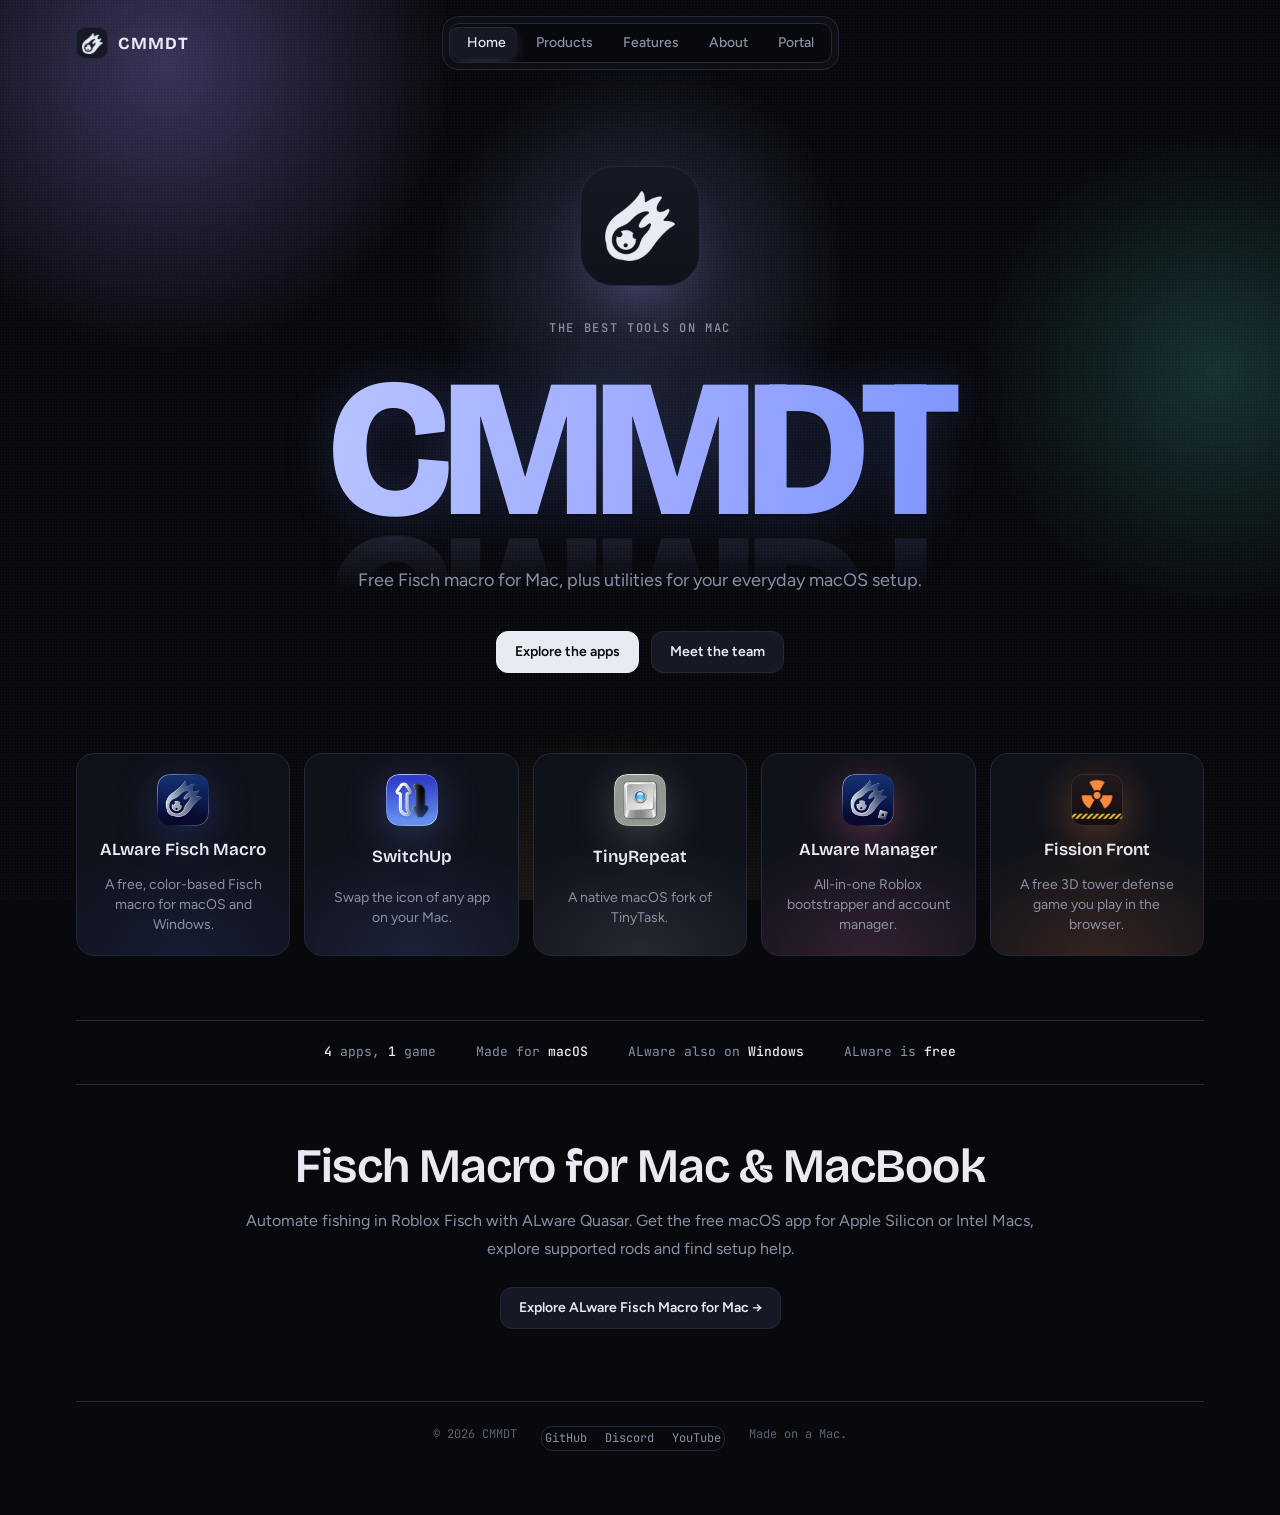
<file: products/index.html>
<!DOCTYPE html>

<html lang="en">
<head>
<meta charset="utf-8"/>
<meta content="width=device-width, initial-scale=1, viewport-fit=cover" name="viewport"/>
<title>Mac Utilities &amp; Fisch Macro Downloads | CMMDT</title>
<meta content="Download ALware Fisch Macro, ALware Manager, SwitchUp and TinyRepeat. Choose Apple Silicon or Intel Mac downloads and read the latest release notes." name="description"/>
<link href="https://cmmdt.org/products" rel="canonical"/>
<meta content="#08090d" name="theme-color"/>
<link href="/assets/brand-mark.png" rel="icon" type="image/png"/>
<link href="/assets/brand-mark.png" rel="icon" type="image/png"/>
<link href="/assets/brand-mark.png" rel="apple-touch-icon" type="image/png"/>
<meta content="website" property="og:type"/>
<meta content="CMMDT" property="og:site_name"/>
<meta content="Mac Utilities &amp; Fisch Macro Downloads | CMMDT" property="og:title"/>
<meta content="Download ALware Fisch Macro, ALware Manager, SwitchUp and TinyRepeat. Choose Apple Silicon or Intel Mac downloads and read the latest release notes." property="og:description"/>
<meta content="https://cmmdt.org/products" property="og:url"/>
<meta content="https://cmmdt.org/og-image.png" property="og:image"/>
<meta content="1200" property="og:image:width"/>
<meta content="630" property="og:image:height"/>
<meta content="CMMDT — ALware Fisch Macro, ALware Manager, SwitchUp and TinyRepeat" property="og:image:alt"/>
<meta content="summary_large_image" name="twitter:card"/>
<meta content="Mac Utilities &amp; Fisch Macro Downloads | CMMDT" name="twitter:title"/>
<meta content="Download ALware Fisch Macro, ALware Manager, SwitchUp and TinyRepeat. Choose Apple Silicon or Intel Mac downloads and read the latest release notes." name="twitter:description"/>
<meta content="https://cmmdt.org/og-image.png" name="twitter:image"/>
<link href="https://cmmdt.org/index.md" rel="alternate" title="CMMDT apps, downloads and credits (Markdown)" type="text/markdown"/>
<script type="application/ld+json">
{
  "@context": "https://schema.org",
  "@graph": [
    {
      "@type": "Organization",
      "@id": "https://cmmdt.org/#org",
      "name": "CMMDT",
      "url": "https://cmmdt.org/",
      "logo": {
        "@type": "ImageObject",
        "url": "https://cmmdt.org/assets/brand-mark.png",
        "width": 384,
        "height": 384
      },
      "description": "CMMDT is a macOS development team that makes ALware Fisch Macro, ALware Manager, SwitchUp and TinyRepeat."
    },
    {
      "@type": "WebSite",
      "@id": "https://cmmdt.org/#website",
      "url": "https://cmmdt.org/",
      "name": "CMMDT",
      "publisher": {
        "@id": "https://cmmdt.org/#org"
      },
      "inLanguage": "en"
    },
    {
      "@type": "WebPage",
      "@id": "https://cmmdt.org/products#webpage",
      "url": "https://cmmdt.org/products",
      "name": "Mac Utilities & Fisch Macro Downloads | CMMDT",
      "description": "Download ALware Fisch Macro, ALware Manager, SwitchUp and TinyRepeat. Choose Apple Silicon or Intel Mac downloads and read the latest release notes.",
      "isPartOf": {
        "@id": "https://cmmdt.org/#website"
      },
      "about": {
        "@id": "https://cmmdt.org/#org"
      },
      "inLanguage": "en",
      "primaryImageOfPage": {
        "@type": "ImageObject",
        "url": "https://cmmdt.org/og-image.png",
        "width": 1200,
        "height": 630
      }
    },
    {
      "@type": "SoftwareApplication",
      "@id": "https://cmmdt.org/#p-fisch",
      "name": "ALware Fisch Macro",
      "url": "https://cmmdt.org/products/alware",
      "description": "A free, non-external, color-based macro for the Roblox game Fisch. It reads the colors on screen to run the fishing loop, on macOS and Windows.",
      "applicationCategory": "GameApplication",
      "operatingSystem": "macOS, Windows",
      "softwareVersion": "macOS 3.5.0 (Quasar); Windows 3.0 (Quasar)",
      "downloadUrl": [
        "https://github.com/DreamHackqwerty/ALware-Fisch-Macro-MacOS/releases/download/Quasar_v3.5.0/ALware3.5.0-Silicon.dmg",
        "https://github.com/DreamHackqwerty/ALware-Fisch-Macro-MacOS/releases/download/Quasar_v3.5.0/ALware3.5.0-Intel.dmg",
        "https://github.com/DreamHackqwerty/ALware-Fisch-Macro-MacOS/releases/download/Quasar_v3.0/ALwareWindows_v3.0.exe"
      ],
      "image": "https://cmmdt.org/assets/image-01.webp",
      "publisher": {
        "@id": "https://cmmdt.org/#org"
      },
      "author": {
        "@id": "https://cmmdt.org/#org"
      },
      "releaseNotes": "https://github.com/DreamHackqwerty/ALware-Fisch-Macro-MacOS/releases",
      "offers": {
        "@type": "Offer",
        "price": "0",
        "priceCurrency": "USD"
      },
      "alternateName": [
        "ALware",
        "ALware Quasar"
      ]
    },
    {
      "@type": "SoftwareApplication",
      "@id": "https://cmmdt.org/#p-manager",
      "name": "ALware Manager",
      "url": "https://cmmdt.org/products/manager",
      "description": "An all-in-one Roblox bootstrapper and account manager for macOS. Launch Roblox, switch accounts and adjust FastFlags, graphics and servers from one window.",
      "applicationCategory": "GameApplication",
      "operatingSystem": "macOS",
      "softwareVersion": "1.0.3",
      "downloadUrl": [
        "https://github.com/DreamHackqwerty/ALware-Manager-MacOS/releases/download/v1.0.3/ALware-Manager_Silicon.dmg",
        "https://github.com/DreamHackqwerty/ALware-Manager-MacOS/releases/download/v1.0.3/ALware-Manager_Intel.dmg"
      ],
      "image": "https://cmmdt.org/assets/image-04.webp",
      "publisher": {
        "@id": "https://cmmdt.org/#org"
      },
      "author": {
        "@id": "https://cmmdt.org/#org"
      },
      "releaseNotes": "https://github.com/DreamHackqwerty/ALware-Manager-MacOS/releases"
    },
    {
      "@type": "SoftwareApplication",
      "@id": "https://cmmdt.org/#p-switch",
      "name": "SwitchUp",
      "url": "https://cmmdt.org/products/switchup",
      "description": "A macOS utility for changing the icon of any app. Drop in a PNG, pick the app and apply; the image is fitted to the macOS icon grid and the original icon can be restored.",
      "applicationCategory": "UtilitiesApplication",
      "operatingSystem": "macOS",
      "softwareVersion": "1.0.0",
      "downloadUrl": [
        "https://github.com/DreamHackqwerty/SwitchUp-MacOS/releases/download/v1.0.0/SwitchUp_Silicon.dmg",
        "https://github.com/DreamHackqwerty/SwitchUp-MacOS/releases/download/v1.0.0/SwitchUp_Intel.dmg"
      ],
      "image": "https://cmmdt.org/assets/image-02.webp",
      "publisher": {
        "@id": "https://cmmdt.org/#org"
      },
      "author": {
        "@id": "https://cmmdt.org/#org"
      },
      "releaseNotes": "https://github.com/DreamHackqwerty/SwitchUp-MacOS/releases"
    },
    {
      "@type": "SoftwareApplication",
      "@id": "https://cmmdt.org/#p-tiny",
      "name": "TinyRepeat",
      "url": "https://cmmdt.org/products/tinyrepeat",
      "description": "A native macOS fork of TinyTask. Record mouse and keyboard input once and play it back; it uses the same .rec files as TinyTask on Windows.",
      "applicationCategory": "UtilitiesApplication",
      "operatingSystem": "macOS",
      "softwareVersion": "1.0",
      "downloadUrl": [
        "https://github.com/DreamHackqwerty/TinyRepeat-MacOS/releases/download/TinyRepeat/TinyRepeat_v1.0.dmg"
      ],
      "image": "https://cmmdt.org/assets/image-03.webp",
      "publisher": {
        "@id": "https://cmmdt.org/#org"
      },
      "author": {
        "@id": "https://cmmdt.org/#org"
      },
      "releaseNotes": "https://github.com/DreamHackqwerty/TinyRepeat-MacOS/releases"
    },
    {
      "@type": "VideoGame",
      "@id": "https://cmmdt.org/#p-fission",
      "name": "Fission Front",
      "url": "https://cmmdt.org/products/fissionfront",
      "description": "A free 3D tower defense game that runs in the browser: collect and evolve 14 units and hold the road across seven maps in Story, Infinite and Raid modes.",
      "genre": "Tower defense",
      "gamePlatform": "Web browser",
      "applicationCategory": "GameApplication",
      "operatingSystem": "Any (web browser)",
      "image": "https://cmmdt.org/assets/fission-front-home.webp",
      "offers": {
        "@type": "Offer",
        "price": "0",
        "priceCurrency": "USD",
        "url": "https://cmmdt.org/fissionfront"
      },
      "publisher": {
        "@id": "https://cmmdt.org/#org"
      },
      "author": {
        "@id": "https://cmmdt.org/#org"
      }
    },
    {
      "@type": "BreadcrumbList",
      "itemListElement": [
        {
          "@type": "ListItem",
          "position": 1,
          "name": "CMMDT",
          "item": "https://cmmdt.org/"
        },
        {
          "@type": "ListItem",
          "position": 2,
          "name": "Products",
          "item": "https://cmmdt.org/products"
        }
      ]
    }
  ]
}
</script>
<noscript><style>.rv:not(.in){opacity:1;transform:none}</style></noscript>
<style>body{margin:0}img{max-width:100%}[hidden]{display:none!important}</style>
<link href="/style.css" rel="stylesheet"/><link href="https://fonts.googleapis.com" rel="preconnect"/>
<link href="https://fonts.googleapis.com/css2?family=Bricolage+Grotesque:opsz,wght@12..96,400;12..96,600;12..96,700;12..96,800&amp;family=Figtree:wght@400;500;600&amp;family=JetBrains+Mono:wght@400;500&amp;display=swap" rel="stylesheet"/>
<meta content="index, follow, max-image-preview:large, max-snippet:-1, max-video-preview:-1" name="robots"/></head>
<body>
<a class="skip" href="#main">Skip to content</a><div aria-hidden="true" class="ambient">
<div class="orb a" id="orbA"></div>
<div class="orb b"></div>
<div class="orb c"></div>
<div class="orb cursor" id="orbCursor"></div>
<div class="grain"></div>
</div>
<div class="wrap">
<header>
<div class="brand"><span aria-hidden="true" class="mark"><span class="logo"></span></span>CMMDT</div>
<div class="bar">
<nav aria-label="Sections" role="tablist">
<span aria-hidden="true" class="indicator" id="indicator"></span>
<a aria-controls="home" aria-selected="false" href="/" id="tab-home" role="tab" style="text-decoration:none" tabindex="-1">Home</a>
<a aria-controls="products" aria-selected="true" href="/products" id="tab-products" role="tab" style="text-decoration:none" tabindex="0">Products</a>
<a aria-controls="features" aria-selected="false" href="/features" id="tab-features" role="tab" style="text-decoration:none" tabindex="-1">Features</a>
<a aria-controls="about" aria-selected="false" href="/about" id="tab-about" role="tab" style="text-decoration:none" tabindex="-1">About</a>
<a class="portal-link" href="/portal" style="text-decoration:none">Portal</a>
</nav>
</div>
</header>
<!-- HOME -->
<main id="main">

<!-- PRODUCTS -->
<section aria-labelledby="tab-products" class="panel" id="products" role="tabpanel">
<div class="section-head">
<span class="eyebrow">The lineup</span>
<h1>Four apps and a game, each doing one job well.</h1>
<p class="lede">From fishing in Fisch to launching Roblox to customizing your Dock, plus a tower defense game you can play right here.</p>
</div>
<div class="plist">
<article class="product c-amber" id="p-fisch">
<div class="copy">
<img alt="ALware Fisch Macro icon" class="app-icon lg" height="72" src="/assets/image-01.webp" width="72"/>
<span class="tag">Fisch macro · macOS &amp; Windows</span>
<h3>ALware Fisch Macro</h3>
<p>ALware is a free, non-external, color-based macro for Fisch. It watches the colors on your screen to handle the fishing loop, and it runs on both macOS and Windows.</p>
<ul class="points"><li>Free to use</li><li>Color-based detection</li><li>Non-external</li><li>Works on macOS and Windows</li></ul>
</div>
<div class="media"><img alt="ALware Quasar home screen with Run button and bottom navigation" class="shot" height="672" loading="lazy" src="/assets/image-05.webp" width="1000"/></div>
<div class="downloads">
<div class="dl-head"><span class="eyebrow">Download</span><span class="ver">macOS v3.5.0 · Windows v3.0</span></div>
<div class="dl-row"><a class="dl" href="https://github.com/DreamHackqwerty/ALware-Fisch-Macro-MacOS/releases/download/Quasar_v3.5.0/ALware3.5.0-Silicon.dmg" rel="noopener" target="_blank"><svg aria-hidden="true" viewbox="0 0 24 24"><path d="M16.4 12.6c0-2.4 2-3.5 2.1-3.6-1.1-1.7-2.9-1.9-3.5-1.9-1.5-.2-2.9.9-3.7.9-.8 0-1.9-.9-3.2-.8-1.6 0-3.1 1-4 2.4-1.7 3-.4 7.4 1.2 9.8.8 1.2 1.8 2.5 3 2.4 1.2 0 1.7-.8 3.1-.8 1.5 0 1.9.8 3.2.8 1.3 0 2.2-1.2 3-2.4.9-1.4 1.3-2.7 1.3-2.8-.1 0-2.5-1-2.5-4zM14 5.4c.7-.8 1.1-1.9 1-3-1 0-2.1.7-2.8 1.5-.6.7-1.2 1.8-1 2.9 1.1.1 2.1-.6 2.8-1.4z"></path></svg><span class="dl-text"><b>Apple Silicon</b><small>M-series Macs · .dmg</small></span><span class="rec">Recommended</span></a><a class="dl" href="https://github.com/DreamHackqwerty/ALware-Fisch-Macro-MacOS/releases/download/Quasar_v3.5.0/ALware3.5.0-Intel.dmg" rel="noopener" target="_blank"><svg aria-hidden="true" class="stroke" viewbox="0 0 24 24"><rect height="12" rx="2" width="12" x="6" y="6"></rect><path d="M9 2v4M15 2v4M9 18v4M15 18v4M2 9h4M2 15h4M18 9h4M18 15h4"></path></svg><span class="dl-text"><b>Intel Mac</b><small>Intel processors · .dmg</small></span></a><a class="dl" href="https://github.com/DreamHackqwerty/ALware-Fisch-Macro-MacOS/releases/download/Quasar_v3.0/ALwareWindows_v3.0.exe" rel="noopener" target="_blank"><svg aria-hidden="true" viewbox="0 0 24 24"><path d="M3 5.5l7.5-1v7H3zM11.5 4.3L21 3v8.5h-9.5zM3 12.5h7.5v7l-7.5-1zM11.5 12.5H21V21l-9.5-1.3z"></path></svg><span class="dl-text"><b>Windows</b><small>Installer · .exe</small></span><span class="rec">Recommended</span></a></div>
<details class="log"><summary>What’s new in Quasar v3.5.0</summary><ul>
<li><b>New rods.</b> Lullaby, Halibut Harpoon, Tranquility Rod, Bellona’s Waraxe, Nate’s Blade and DreamBreaker.</li>
<li><b>Auto Utility V2.</b> Backpack search with adjustable typing speed, plus hotbar support. Keeperbound recharge now reads the power level instead of waiting a fixed time. Adds Auto Nuke, Auto Time Change, Auto Weather Totem and a Hunt Detector for every hunt, with notification and chat alerts.</li>
<li><b>Status HUD rework.</b> Shows catches and losses, current weather, surge, sovereign weather and more.</li>
<li><b>Harpooning.</b> Active mode snipes roaming fish automatically; passive mode clicks PULL buttons for you. Both have adjustable speed.</li>
<li><b>Stellarwave Melody V2.</b> 4× faster clicks, 3× more accurate tracking, adjustable click speed, a slight click drop to look natural, and 10–11 clicks per reel.</li>
<li><b>Lullaby and Halibut.</b> Auto Metronome and reeling work in every mode, with automatic harpoon catching.</li>
<li><b>Discord webhook.</b> Screenshots each catch and reads weight, rarity, shiny or sparkling status and catch rate. Compact and Detailed modes.</li>
<li><b>Auto private server and region sets.</b> Link rods to named region sets with their own settings, and join private servers automatically through the Join Fisch button.</li>
<li><b>Performance.</b> CPU use down from 200% to 70% and RAM from 300 MB to 100–180 MB. CPU, GPU and RAM meters added to the Status HUD.</li>
<li><b>Permissions carry over.</b> Starting with 3.5.0, updates use the same certificate, so macOS keeps your permissions between versions.</li>
</ul></details>
<a class="releases" href="https://github.com/DreamHackqwerty/ALware-Fisch-Macro-MacOS/releases" rel="noopener" target="_blank">All releases on GitHub →</a>
</div>
</article>
<article class="product c-teal" id="p-switch">
<div class="copy">
<img alt="SwitchUp icon" class="app-icon lg" height="72" src="/assets/image-02.webp" width="72"/>
<span class="tag">Icon customizer</span>
<h3>SwitchUp</h3>
<p>SwitchUp lets you change the icon of any app on your Mac. Drop in a PNG, pick the app, and apply. Your image is fitted to the macOS icon grid automatically.</p>
<ul class="points"><li>Drag and drop a PNG and an .app</li><li>Optional rounded mask and shadow</li><li>Fits the macOS icon grid</li><li>Restore the original icon any time</li></ul>
</div>
<div class="media"><img alt="SwitchUp window with a PNG drop zone, destination app picker and Apply Icon button" class="shot portrait" height="859" loading="lazy" src="/assets/image-06.webp" width="520"/></div>
<div class="downloads">
<div class="dl-head"><span class="eyebrow">Download</span><span class="ver">v1.0.0 · macOS</span></div>
<div class="dl-row"><a class="dl" href="https://github.com/DreamHackqwerty/SwitchUp-MacOS/releases/download/v1.0.0/SwitchUp_Silicon.dmg" rel="noopener" target="_blank"><svg aria-hidden="true" viewbox="0 0 24 24"><path d="M16.4 12.6c0-2.4 2-3.5 2.1-3.6-1.1-1.7-2.9-1.9-3.5-1.9-1.5-.2-2.9.9-3.7.9-.8 0-1.9-.9-3.2-.8-1.6 0-3.1 1-4 2.4-1.7 3-.4 7.4 1.2 9.8.8 1.2 1.8 2.5 3 2.4 1.2 0 1.7-.8 3.1-.8 1.5 0 1.9.8 3.2.8 1.3 0 2.2-1.2 3-2.4.9-1.4 1.3-2.7 1.3-2.8-.1 0-2.5-1-2.5-4zM14 5.4c.7-.8 1.1-1.9 1-3-1 0-2.1.7-2.8 1.5-.6.7-1.2 1.8-1 2.9 1.1.1 2.1-.6 2.8-1.4z"></path></svg><span class="dl-text"><b>Apple Silicon</b><small>M-series Macs · .dmg</small></span></a><a class="dl" href="https://github.com/DreamHackqwerty/SwitchUp-MacOS/releases/download/v1.0.0/SwitchUp_Intel.dmg" rel="noopener" target="_blank"><svg aria-hidden="true" class="stroke" viewbox="0 0 24 24"><rect height="12" rx="2" width="12" x="6" y="6"></rect><path d="M9 2v4M15 2v4M9 18v4M15 18v4M2 9h4M2 15h4M18 9h4M18 15h4"></path></svg><span class="dl-text"><b>Intel Mac</b><small>Intel processors · .dmg</small></span></a></div>
<a class="releases" href="https://github.com/DreamHackqwerty/SwitchUp-MacOS/releases" rel="noopener" target="_blank">All releases on GitHub →</a>
</div>
</article>
<article class="product c-violet" id="p-tiny">
<div class="copy">
<img alt="TinyRepeat icon" class="app-icon lg" height="72" src="/assets/image-03.webp" width="72"/>
<span class="tag">Record &amp; replay</span>
<h3>TinyRepeat</h3>
<p>TinyRepeat is a native macOS fork of TinyTask, the Windows recorder. Press Rec, do the task once, then play it back as many times as you need.</p>
<ul class="points"><li>Records mouse and keyboard input</li><li>One-click playback</li><li>Save and open recordings</li><li>Small native Mac window</li><li>Shares the same files as TinyTask on Windows</li></ul>
</div>
<div class="media"><img alt="TinyRepeat toolbar with Open, Save, Rec, Play, .rec and Prefs buttons" class="shot small" height="184" loading="lazy" src="/assets/image-07.webp" width="584"/></div>
<div class="downloads">
<div class="dl-head"><span class="eyebrow">Download</span><span class="ver">v1.0 · macOS · Native Swift</span></div>
<div class="dl-row"><a class="dl" href="https://github.com/DreamHackqwerty/TinyRepeat-MacOS/releases/download/TinyRepeat/TinyRepeat_v1.0.dmg" rel="noopener" target="_blank"><svg aria-hidden="true" viewbox="0 0 24 24"><path d="M16.4 12.6c0-2.4 2-3.5 2.1-3.6-1.1-1.7-2.9-1.9-3.5-1.9-1.5-.2-2.9.9-3.7.9-.8 0-1.9-.9-3.2-.8-1.6 0-3.1 1-4 2.4-1.7 3-.4 7.4 1.2 9.8.8 1.2 1.8 2.5 3 2.4 1.2 0 1.7-.8 3.1-.8 1.5 0 1.9.8 3.2.8 1.3 0 2.2-1.2 3-2.4.9-1.4 1.3-2.7 1.3-2.8-.1 0-2.5-1-2.5-4zM14 5.4c.7-.8 1.1-1.9 1-3-1 0-2.1.7-2.8 1.5-.6.7-1.2 1.8-1 2.9 1.1.1 2.1-.6 2.8-1.4z"></path></svg><span class="dl-text"><b>Apple Silicon</b><small>M-series Macs · .dmg</small></span><span class="rec">Recommended</span></a></div>
<a class="releases" href="https://github.com/DreamHackqwerty/TinyRepeat-MacOS/releases" rel="noopener" target="_blank">All releases on GitHub →</a>
</div>
</article>
<article class="product c-rose" id="p-manager">
<div class="copy">
<img alt="ALware Manager icon" class="app-icon lg" height="72" src="/assets/image-04.webp" width="72"/>
<span class="tag">Roblox bootstrapper</span>
<h3>ALware Manager</h3>
<p>ALware Manager is an all-in-one Roblox bootstrapper and account manager for macOS. Launch Roblox, switch accounts and tune the client from one window.</p>
<ul class="points"><li>Multiple Roblox accounts</li><li>FastFlags and graphics settings</li><li>Servers, history and customization</li><li>One-click Play</li></ul>
</div>
<div class="media"><img alt="ALware Manager window with Accounts, History, Servers, Customize, Graphics, FastFlags and Settings around a central Play button" class="shot" height="667" loading="lazy" src="/assets/image-08.webp" width="1000"/></div>
<div class="downloads">
<div class="dl-head"><span class="eyebrow">Download</span><span class="ver">v1.0.3 · macOS</span></div>
<div class="dl-row"><a class="dl" href="https://github.com/DreamHackqwerty/ALware-Manager-MacOS/releases/download/v1.0.3/ALware-Manager_Silicon.dmg" rel="noopener" target="_blank"><svg aria-hidden="true" viewbox="0 0 24 24"><path d="M16.4 12.6c0-2.4 2-3.5 2.1-3.6-1.1-1.7-2.9-1.9-3.5-1.9-1.5-.2-2.9.9-3.7.9-.8 0-1.9-.9-3.2-.8-1.6 0-3.1 1-4 2.4-1.7 3-.4 7.4 1.2 9.8.8 1.2 1.8 2.5 3 2.4 1.2 0 1.7-.8 3.1-.8 1.5 0 1.9.8 3.2.8 1.3 0 2.2-1.2 3-2.4.9-1.4 1.3-2.7 1.3-2.8-.1 0-2.5-1-2.5-4zM14 5.4c.7-.8 1.1-1.9 1-3-1 0-2.1.7-2.8 1.5-.6.7-1.2 1.8-1 2.9 1.1.1 2.1-.6 2.8-1.4z"></path></svg><span class="dl-text"><b>Apple Silicon</b><small>M-series Macs · .dmg</small></span><span class="rec">Recommended</span></a><a class="dl" href="https://github.com/DreamHackqwerty/ALware-Manager-MacOS/releases/download/v1.0.3/ALware-Manager_Intel.dmg" rel="noopener" target="_blank"><svg aria-hidden="true" class="stroke" viewbox="0 0 24 24"><rect height="12" rx="2" width="12" x="6" y="6"></rect><path d="M9 2v4M15 2v4M9 18v4M15 18v4M2 9h4M2 15h4M18 9h4M18 15h4"></path></svg><span class="dl-text"><b>Intel Mac</b><small>Intel processors · .dmg</small></span><span class="rec">Recommended</span></a></div>
<details class="log"><summary>What’s new in v1.0.3</summary><ul><li><b>Vanilla Roblox Mode.</b> Launch Roblox with every client modification removed.</li></ul></details>
<a class="releases" href="https://github.com/DreamHackqwerty/ALware-Manager-MacOS/releases" rel="noopener" target="_blank">All releases on GitHub →</a>
</div>
</article>
<article class="product c-ember" id="p-fission">
<div class="copy">
<img alt="Fission Front icon" class="app-icon lg" height="72" src="/assets/fission-front-icon.webp" width="72"/>
<span class="tag">Tower defense · plays in your browser</span>
<h3>Fission Front</h3>
<p>Fission Front is a free 3D tower defense game. Place units along the road, upgrade and evolve them, and hold back wave after wave of enemies, from a desert highway to the ruins of a sunken Atlantis.</p>
<ul class="points"><li>Story, Infinite and Raid modes</li><li>14 units to collect, upgrade and evolve</li><li>Seven maps, from desert highways to a frozen sea</li><li>Plays in your browser, nothing to install</li><li>Move your save between devices</li></ul>
</div>
<div class="media"><img alt="Fission Front home menu with Tutorial, Story, Infinite, Raids, Units and Codes over a 3D desert road" class="shot" height="500" loading="lazy" src="/assets/fission-front-home.webp" width="800"/></div>
<div class="downloads">
<div class="dl-head"><span class="eyebrow">Play</span><span class="ver">Free · in your browser</span></div>
<div class="dl-row"><a class="btn primary play-now" href="/fissionfront">Play Now</a></div>
</div>
</article>
</div>
</section>
<!-- FEATURES -->

<!-- ABOUT -->

</main>
<footer>
<span>© 2026 CMMDT</span>
<nav aria-label="CMMDT elsewhere" class="foot-links">
<a href="https://github.com/DreamHackqwerty" rel="noopener" target="_blank">GitHub</a>
<a href="https://discord.gg/5nmz95bJG7" rel="noopener" target="_blank">Discord</a>
<a href="https://youtu.be/LK8A6KK3Be4" rel="noopener" target="_blank">YouTube</a>
</nav>
<span>Made on a Mac.</span>
</footer>
</div>
<script defer="" src="/site.js"></script></body>
</html>
</file>
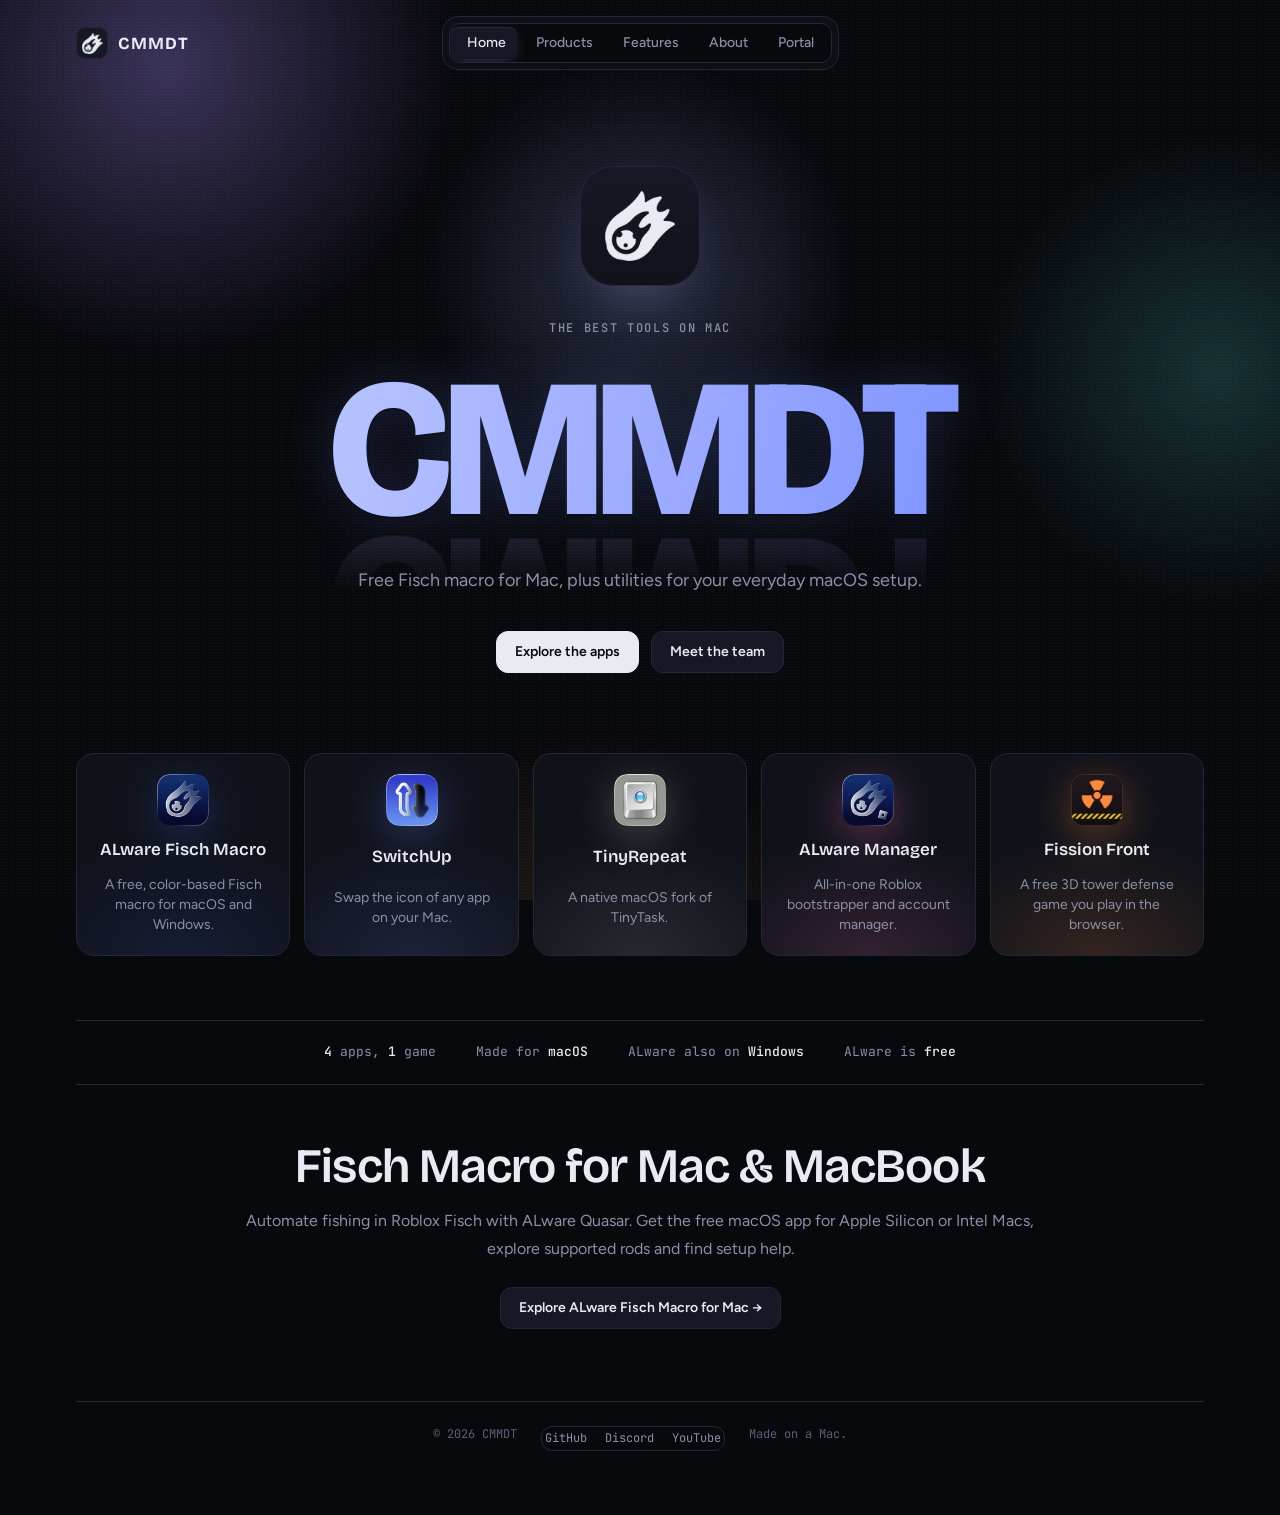
<file: products/alware/index.html>
<!DOCTYPE html>

<html lang="en">
<head>
<meta charset="utf-8"/>
<meta content="width=device-width, initial-scale=1, viewport-fit=cover" name="viewport"/>
<title>Fisch Macro for Mac &amp; MacBook — ALware Quasar | CMMDT</title>
<meta content="Get ALware Quasar v3.5.0, a free Fisch macro for Mac. Download for Apple Silicon or Intel MacBook, explore rod support and learn how to get started." name="description"/>
<link href="https://cmmdt.org/products/alware" rel="canonical"/>
<meta content="#08090d" name="theme-color"/>
<link href="/assets/brand-mark.png" rel="icon" type="image/png"/>
<link href="/assets/brand-mark.png" rel="icon" type="image/png"/>
<link href="/assets/brand-mark.png" rel="apple-touch-icon" type="image/png"/>
<meta content="website" property="og:type"/>
<meta content="CMMDT" property="og:site_name"/>
<meta content="Fisch Macro for Mac &amp; MacBook — ALware Quasar | CMMDT" property="og:title"/>
<meta content="Get ALware Quasar v3.5.0, a free Fisch macro for Mac. Download for Apple Silicon or Intel MacBook, explore rod support and learn how to get started." property="og:description"/>
<meta content="https://cmmdt.org/products/alware" property="og:url"/>
<meta content="https://cmmdt.org/og-image.png" property="og:image"/>
<meta content="1200" property="og:image:width"/>
<meta content="630" property="og:image:height"/>
<meta content="CMMDT — ALware Fisch Macro, ALware Manager, SwitchUp and TinyRepeat" property="og:image:alt"/>
<meta content="summary_large_image" name="twitter:card"/>
<meta content="Fisch Macro for Mac &amp; MacBook — ALware Quasar | CMMDT" name="twitter:title"/>
<meta content="Get ALware Quasar v3.5.0, a free Fisch macro for Mac. Download for Apple Silicon or Intel MacBook, explore rod support and learn how to get started." name="twitter:description"/>
<meta content="https://cmmdt.org/og-image.png" name="twitter:image"/>
<link href="https://cmmdt.org/index.md" rel="alternate" title="CMMDT apps, downloads and credits (Markdown)" type="text/markdown"/>
<script type="application/ld+json">{
  "@context": "https://schema.org",
  "@graph": [
    {
      "@type": "Organization",
      "@id": "https://cmmdt.org/#org",
      "name": "CMMDT",
      "url": "https://cmmdt.org/",
      "logo": {
        "@type": "ImageObject",
        "url": "https://cmmdt.org/assets/brand-mark.png",
        "width": 384,
        "height": 384
      },
      "description": "CMMDT is a macOS development team that makes ALware Fisch Macro, ALware Manager, SwitchUp and TinyRepeat."
    },
    {
      "@type": "WebSite",
      "@id": "https://cmmdt.org/#website",
      "url": "https://cmmdt.org/",
      "name": "CMMDT",
      "publisher": {
        "@id": "https://cmmdt.org/#org"
      },
      "inLanguage": "en"
    },
    {
      "@type": "WebPage",
      "@id": "https://cmmdt.org/products/alware#webpage",
      "url": "https://cmmdt.org/products/alware",
      "name": "Fisch Macro for Mac & MacBook — ALware Quasar | CMMDT",
      "description": "Get ALware Quasar v3.5.0, a free Fisch macro for Mac. Download for Apple Silicon or Intel MacBook, explore rod support and learn how to get started.",
      "isPartOf": {
        "@id": "https://cmmdt.org/#website"
      },
      "about": {
        "@id": "https://cmmdt.org/#org"
      },
      "inLanguage": "en",
      "primaryImageOfPage": {
        "@type": "ImageObject",
        "url": "https://cmmdt.org/og-image.png",
        "width": 1200,
        "height": 630
      },
      "mainEntity": {
        "@id": "https://cmmdt.org/#p-fisch"
      }
    },
    {
      "@type": "SoftwareApplication",
      "@id": "https://cmmdt.org/#p-fisch",
      "name": "ALware Fisch Macro",
      "url": "https://cmmdt.org/products/alware",
      "description": "A free, non-external, color-based macro for the Roblox game Fisch. It reads the colors on screen to run the fishing loop, on macOS and Windows.",
      "applicationCategory": "GameApplication",
      "operatingSystem": "macOS, Windows",
      "softwareVersion": "macOS 3.5.0 (Quasar); Windows 3.0 (Quasar)",
      "downloadUrl": [
        "https://github.com/DreamHackqwerty/ALware-Fisch-Macro-MacOS/releases/download/Quasar_v3.5.0/ALware3.5.0-Silicon.dmg",
        "https://github.com/DreamHackqwerty/ALware-Fisch-Macro-MacOS/releases/download/Quasar_v3.5.0/ALware3.5.0-Intel.dmg",
        "https://github.com/DreamHackqwerty/ALware-Fisch-Macro-MacOS/releases/download/Quasar_v3.0/ALwareWindows_v3.0.exe"
      ],
      "image": "https://cmmdt.org/assets/image-01.webp",
      "publisher": {
        "@id": "https://cmmdt.org/#org"
      },
      "author": {
        "@id": "https://cmmdt.org/#org"
      },
      "releaseNotes": "https://github.com/DreamHackqwerty/ALware-Fisch-Macro-MacOS/releases",
      "offers": {
        "@type": "Offer",
        "price": "0",
        "priceCurrency": "USD"
      },
      "alternateName": [
        "ALware",
        "ALware Quasar"
      ]
    },
    {
      "@type": "BreadcrumbList",
      "itemListElement": [
        {
          "@type": "ListItem",
          "position": 1,
          "name": "CMMDT",
          "item": "https://cmmdt.org/"
        },
        {
          "@type": "ListItem",
          "position": 2,
          "name": "Products",
          "item": "https://cmmdt.org/products"
        },
        {
          "@type": "ListItem",
          "position": 3,
          "name": "ALware Fisch Macro",
          "item": "https://cmmdt.org/products/alware"
        }
      ]
    }
  ]
}</script>
<noscript><style>.rv:not(.in){opacity:1;transform:none}</style></noscript>
<style>body{margin:0}img{max-width:100%}[hidden]{display:none!important}</style>
<link href="/style.css" rel="stylesheet"/><link href="https://fonts.googleapis.com" rel="preconnect"/>
<link href="https://fonts.googleapis.com/css2?family=Bricolage+Grotesque:opsz,wght@12..96,400;12..96,600;12..96,700;12..96,800&amp;family=Figtree:wght@400;500;600&amp;family=JetBrains+Mono:wght@400;500&amp;display=swap" rel="stylesheet"/>
<meta content="index, follow, max-image-preview:large, max-snippet:-1, max-video-preview:-1" name="robots"/></head>
<body>
<a class="skip" href="#main">Skip to content</a><div aria-hidden="true" class="ambient">
<div class="orb a" id="orbA"></div>
<div class="orb b"></div>
<div class="orb c"></div>
<div class="orb cursor" id="orbCursor"></div>
<div class="grain"></div>
</div>
<div class="wrap">
<header>
<div class="brand"><span aria-hidden="true" class="mark"><span class="logo"></span></span>CMMDT</div>
<div class="bar">
<nav aria-label="Sections" role="tablist">
<span aria-hidden="true" class="indicator" id="indicator"></span>
<a aria-controls="home" aria-selected="false" href="/" id="tab-home" role="tab" style="text-decoration:none" tabindex="-1">Home</a>
<a aria-controls="products" aria-selected="true" href="/products" id="tab-products" role="tab" style="text-decoration:none" tabindex="0">Products</a>
<a aria-controls="features" aria-selected="false" href="/features" id="tab-features" role="tab" style="text-decoration:none" tabindex="-1">Features</a>
<a aria-controls="about" aria-selected="false" href="/about" id="tab-about" role="tab" style="text-decoration:none" tabindex="-1">About</a>
<a class="portal-link" href="/portal" style="text-decoration:none">Portal</a>
</nav>
</div>
</header>
<!-- HOME -->
<main id="main">

<!-- PRODUCTS -->
<section aria-labelledby="tab-products" class="panel" id="products" role="tabpanel">
<div class="section-head">
<span class="eyebrow">The lineup</span>
<h1>Fisch Macro for Mac &amp; MacBook</h1>
<p class="lede">ALware Quasar v3.5.0 · Free · Apple Silicon &amp; Intel Mac downloads</p>
</div>
<div class="plist">
<article class="product c-amber" id="p-fisch">
<div class="copy">
<img alt="ALware Fisch Macro icon" class="app-icon lg" height="72" src="/assets/image-01.webp" width="72"/>
<span class="tag">Fisch macro · macOS &amp; Windows</span>
<h2>ALware Fisch Macro</h2>
<p>ALware is a free, non-external, color-based macro for Fisch. It watches the colors on your screen to handle the fishing loop, and it runs on both macOS and Windows.</p>
<ul class="points"><li>Free to use</li><li>Color-based detection</li><li>Non-external</li><li>Works on macOS and Windows</li></ul>
</div>
<div class="media"><img alt="ALware Quasar home screen with Run button and bottom navigation" class="shot" height="672" loading="lazy" src="/assets/image-05.webp" width="1000"/></div>
<div class="downloads">
<div class="dl-head"><span class="eyebrow">Download</span><span class="ver">macOS v3.5.0 · Windows v3.0</span></div>
<div class="dl-row"><a class="dl" href="https://github.com/DreamHackqwerty/ALware-Fisch-Macro-MacOS/releases/download/Quasar_v3.5.0/ALware3.5.0-Silicon.dmg" rel="noopener" target="_blank"><svg aria-hidden="true" viewbox="0 0 24 24"><path d="M16.4 12.6c0-2.4 2-3.5 2.1-3.6-1.1-1.7-2.9-1.9-3.5-1.9-1.5-.2-2.9.9-3.7.9-.8 0-1.9-.9-3.2-.8-1.6 0-3.1 1-4 2.4-1.7 3-.4 7.4 1.2 9.8.8 1.2 1.8 2.5 3 2.4 1.2 0 1.7-.8 3.1-.8 1.5 0 1.9.8 3.2.8 1.3 0 2.2-1.2 3-2.4.9-1.4 1.3-2.7 1.3-2.8-.1 0-2.5-1-2.5-4zM14 5.4c.7-.8 1.1-1.9 1-3-1 0-2.1.7-2.8 1.5-.6.7-1.2 1.8-1 2.9 1.1.1 2.1-.6 2.8-1.4z"></path></svg><span class="dl-text"><b>Apple Silicon</b><small>M-series Macs · .dmg</small></span><span class="rec">Recommended</span></a><a class="dl" href="https://github.com/DreamHackqwerty/ALware-Fisch-Macro-MacOS/releases/download/Quasar_v3.5.0/ALware3.5.0-Intel.dmg" rel="noopener" target="_blank"><svg aria-hidden="true" class="stroke" viewbox="0 0 24 24"><rect height="12" rx="2" width="12" x="6" y="6"></rect><path d="M9 2v4M15 2v4M9 18v4M15 18v4M2 9h4M2 15h4M18 9h4M18 15h4"></path></svg><span class="dl-text"><b>Intel Mac</b><small>Intel processors · .dmg</small></span></a><a class="dl" href="https://github.com/DreamHackqwerty/ALware-Fisch-Macro-MacOS/releases/download/Quasar_v3.0/ALwareWindows_v3.0.exe" rel="noopener" target="_blank"><svg aria-hidden="true" viewbox="0 0 24 24"><path d="M3 5.5l7.5-1v7H3zM11.5 4.3L21 3v8.5h-9.5zM3 12.5h7.5v7l-7.5-1zM11.5 12.5H21V21l-9.5-1.3z"></path></svg><span class="dl-text"><b>Windows</b><small>Installer · .exe</small></span><span class="rec">Recommended</span></a></div>
<details class="log"><summary>What’s new in Quasar v3.5.0</summary><ul>
<li><b>New rods.</b> Lullaby, Halibut Harpoon, Tranquility Rod, Bellona’s Waraxe, Nate’s Blade and DreamBreaker.</li>
<li><b>Auto Utility V2.</b> Backpack search with adjustable typing speed, plus hotbar support. Keeperbound recharge now reads the power level instead of waiting a fixed time. Adds Auto Nuke, Auto Time Change, Auto Weather Totem and a Hunt Detector for every hunt, with notification and chat alerts.</li>
<li><b>Status HUD rework.</b> Shows catches and losses, current weather, surge, sovereign weather and more.</li>
<li><b>Harpooning.</b> Active mode snipes roaming fish automatically; passive mode clicks PULL buttons for you. Both have adjustable speed.</li>
<li><b>Stellarwave Melody V2.</b> 4× faster clicks, 3× more accurate tracking, adjustable click speed, a slight click drop to look natural, and 10–11 clicks per reel.</li>
<li><b>Lullaby and Halibut.</b> Auto Metronome and reeling work in every mode, with automatic harpoon catching.</li>
<li><b>Discord webhook.</b> Screenshots each catch and reads weight, rarity, shiny or sparkling status and catch rate. Compact and Detailed modes.</li>
<li><b>Auto private server and region sets.</b> Link rods to named region sets with their own settings, and join private servers automatically through the Join Fisch button.</li>
<li><b>Performance.</b> CPU use down from 200% to 70% and RAM from 300 MB to 100–180 MB. CPU, GPU and RAM meters added to the Status HUD.</li>
<li><b>Permissions carry over.</b> Starting with 3.5.0, updates use the same certificate, so macOS keeps your permissions between versions.</li>
</ul></details>
<a class="releases" href="https://github.com/DreamHackqwerty/ALware-Fisch-Macro-MacOS/releases" rel="noopener" target="_blank">All releases on GitHub →</a>
</div>
</article>
<section aria-labelledby="fisch-guide-title" class="fisch-guide">
<h2 id="fisch-guide-title">A Fisch macro built for Mac</h2>
<p>ALware Quasar is CMMDT’s free Fisch macro for Mac. It reads colors on your screen to automate fishing in Roblox Fisch, with separate downloads for Apple Silicon and Intel Macs. Quasar v3.5.0 adds rod support, automatic utilities and a redesigned status HUD.</p>
<h3>Can I use a Fisch macro on a MacBook?</h3>
<p>Yes. ALware has macOS builds for MacBook Air and MacBook Pro, as well as desktop Macs. Open Apple menu → About This Mac to check your hardware: choose Apple Silicon if it lists an Apple chip, or Intel Mac if it lists an Intel processor. The Windows download is a separate v3.0 release.</p>
<h3>How do I get started with ALware on Mac?</h3>
<ol><li>Download the v3.5.0 .dmg above that matches your Mac’s chip, then open it to install ALware.</li><li>Launch ALware and follow its setup prompts for macOS permissions. Watch the <a href="https://www.youtube.com/watch?v=mXRAv7l6mdg" rel="noopener" target="_blank">Mac setup tutorial</a> for a walkthrough.</li><li>Open Fisch in Roblox, select your rod preset and configure the detection regions for your screen before starting the macro.</li></ol>
<h3>What makes the best Fisch macro for Mac?</h3>
<p>The best Fisch macro for your Mac depends on your chip, rod and setup. Check for a macOS build, support for the rods you use, adjustable detection settings and clear setup guidance. ALware offers color-based tracking, rod presets, named region sets and adjustable automation. Watch the <a href="/features">ALware showcase</a> to see whether its workflow fits how you play.</p>
<h3>What does Quasar v3.5.0 include?</h3>
<p>Supported rod additions include Lullaby, Halibut Harpoon, Tranquility Rod, Bellona’s Waraxe, Nate’s Blade and DreamBreaker. Auto Utility V2 adds backpack search, automatic weather and time changes, and hunt alerts. Active and passive harpooning, Discord catch webhooks and a status HUD with catch counts are also included. Open “What’s new” above for the full release notes.</p>
<h3>Is ALware free, and where can I get help?</h3>
<p>ALware is free to download. CMMDT develops and maintains the app; the <a href="https://github.com/DreamHackqwerty/ALware-Fisch-Macro-MacOS/releases" rel="noopener" target="_blank">GitHub releases</a> contain the downloads and version history. For setup questions or bug reports, contact the team through <a href="https://discord.gg/5nmz95bJG7" rel="noopener" target="_blank">CMMDT Discord</a> or visit <a href="/about">the team page</a>.</p>
</section></div>
<a class="releases" href="/products">Explore all CMMDT tools →</a></section>
<!-- FEATURES -->

<!-- ABOUT -->

</main>
<footer>
<span>© 2026 CMMDT</span>
<nav aria-label="CMMDT elsewhere" class="foot-links">
<a href="https://github.com/DreamHackqwerty" rel="noopener" target="_blank">GitHub</a>
<a href="https://discord.gg/5nmz95bJG7" rel="noopener" target="_blank">Discord</a>
<a href="https://youtu.be/LK8A6KK3Be4" rel="noopener" target="_blank">YouTube</a>
</nav>
<span>Made on a Mac.</span>
</footer>
</div>
<script defer="" src="/site.js"></script></body>
</html>
</file>
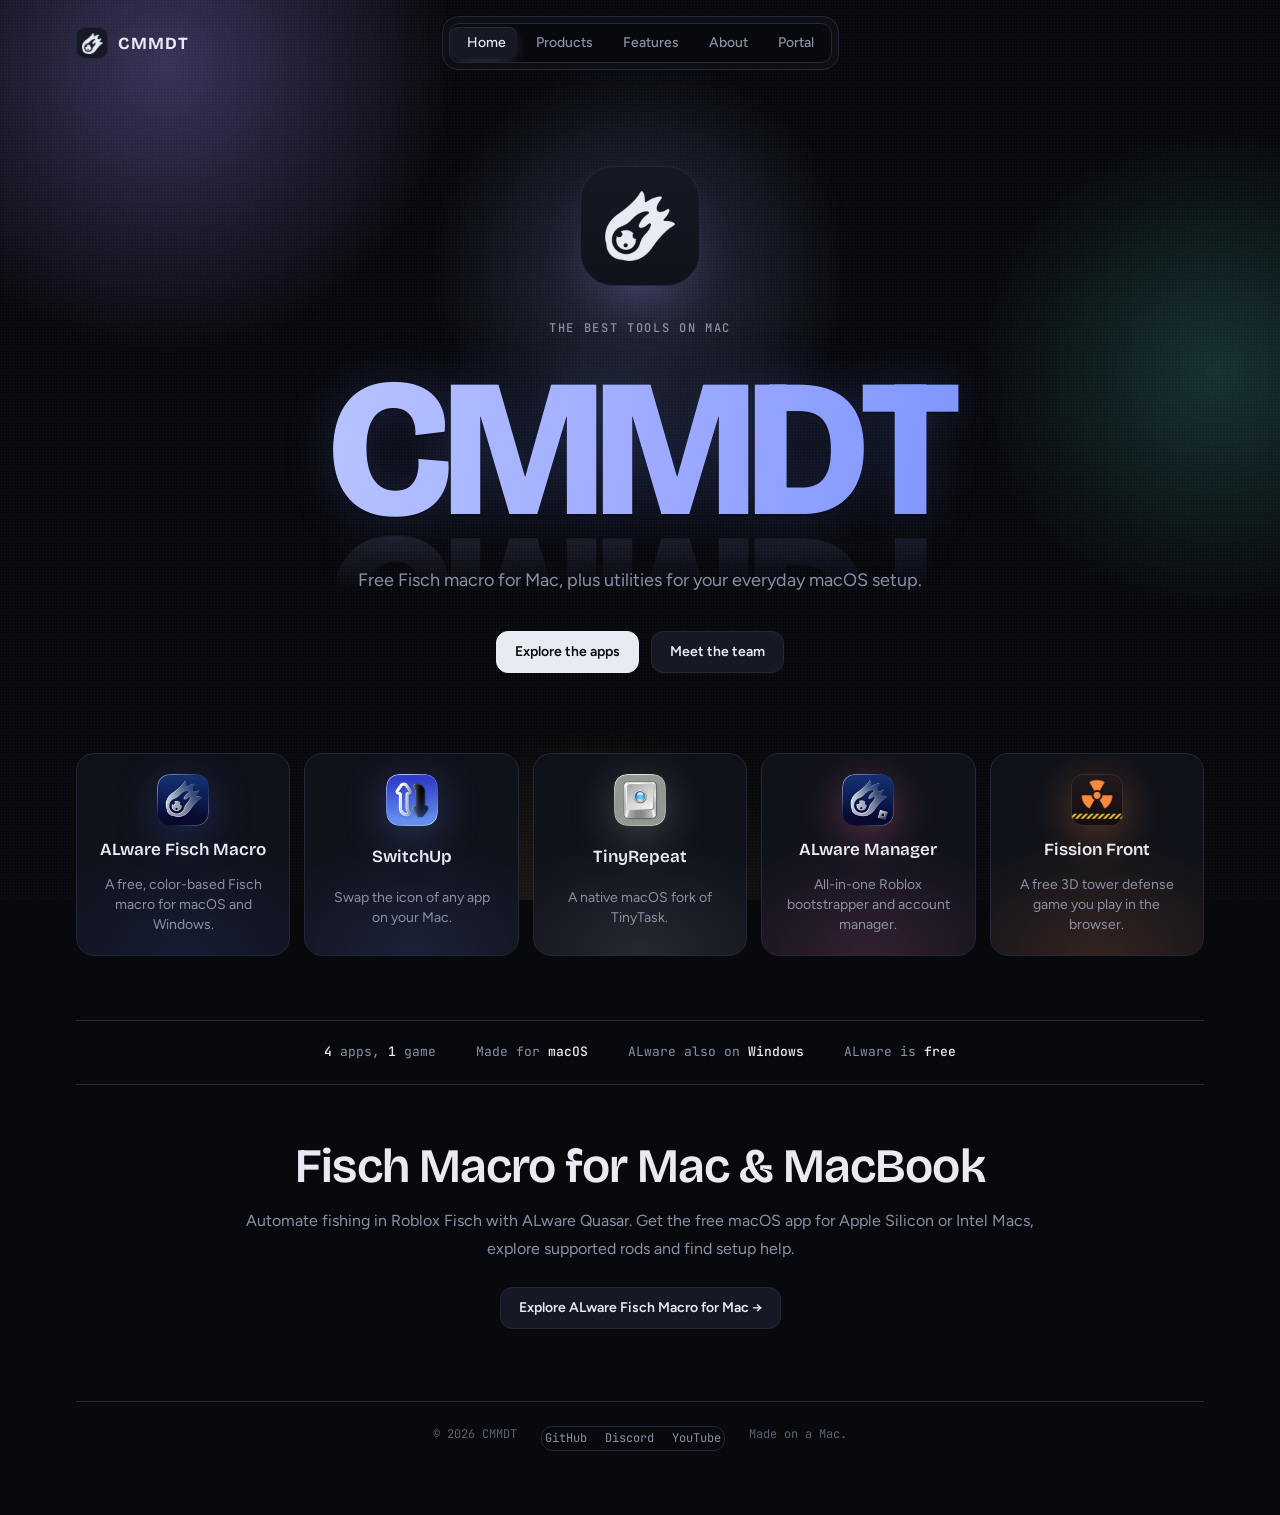
<file: products/fissionfront/index.html>
<!DOCTYPE html>

<html lang="en">
<head>
<meta charset="utf-8"/>
<meta content="width=device-width, initial-scale=1, viewport-fit=cover" name="viewport"/>
<title>Fission Front — Free 3D Tower Defense Game | CMMDT</title>
<meta content="Play Fission Front, a free 3D tower defense game in your browser. Collect and evolve 14 units and hold the road across seven maps in Story, Infinite and Raid modes." name="description"/>
<link href="https://cmmdt.org/products/fissionfront" rel="canonical"/>
<meta content="#08090d" name="theme-color"/>
<link href="/assets/brand-mark.png" rel="icon" type="image/png"/>
<link href="/assets/brand-mark.png" rel="icon" type="image/png"/>
<link href="/assets/brand-mark.png" rel="apple-touch-icon" type="image/png"/>
<meta content="website" property="og:type"/>
<meta content="CMMDT" property="og:site_name"/>
<meta content="Fission Front — Free 3D Tower Defense Game | CMMDT" property="og:title"/>
<meta content="Play Fission Front, a free 3D tower defense game in your browser. Collect and evolve 14 units and hold the road across seven maps in Story, Infinite and Raid modes." property="og:description"/>
<meta content="https://cmmdt.org/products/fissionfront" property="og:url"/>
<meta content="https://cmmdt.org/og-image.png" property="og:image"/>
<meta content="1200" property="og:image:width"/>
<meta content="630" property="og:image:height"/>
<meta content="CMMDT — ALware Fisch Macro, ALware Manager, SwitchUp and TinyRepeat" property="og:image:alt"/>
<meta content="summary_large_image" name="twitter:card"/>
<meta content="Fission Front — Free 3D Tower Defense Game | CMMDT" name="twitter:title"/>
<meta content="Play Fission Front, a free 3D tower defense game in your browser. Collect and evolve 14 units and hold the road across seven maps in Story, Infinite and Raid modes." name="twitter:description"/>
<meta content="https://cmmdt.org/og-image.png" name="twitter:image"/>
<link href="https://cmmdt.org/index.md" rel="alternate" title="CMMDT apps, downloads and credits (Markdown)" type="text/markdown"/>
<script type="application/ld+json">{
  "@context": "https://schema.org",
  "@graph": [
    {
      "@type": "Organization",
      "@id": "https://cmmdt.org/#org",
      "name": "CMMDT",
      "url": "https://cmmdt.org/",
      "logo": {
        "@type": "ImageObject",
        "url": "https://cmmdt.org/assets/brand-mark.png",
        "width": 384,
        "height": 384
      },
      "description": "CMMDT is a macOS development team that makes ALware Fisch Macro, ALware Manager, SwitchUp and TinyRepeat."
    },
    {
      "@type": "WebSite",
      "@id": "https://cmmdt.org/#website",
      "url": "https://cmmdt.org/",
      "name": "CMMDT",
      "publisher": {
        "@id": "https://cmmdt.org/#org"
      },
      "inLanguage": "en"
    },
    {
      "@type": "WebPage",
      "@id": "https://cmmdt.org/products/fissionfront#webpage",
      "url": "https://cmmdt.org/products/fissionfront",
      "name": "Fission Front — Free 3D Tower Defense Game | CMMDT",
      "description": "Play Fission Front, a free 3D tower defense game in your browser. Collect and evolve 14 units and hold the road across seven maps in Story, Infinite and Raid modes.",
      "isPartOf": {
        "@id": "https://cmmdt.org/#website"
      },
      "about": {
        "@id": "https://cmmdt.org/#org"
      },
      "inLanguage": "en",
      "primaryImageOfPage": {
        "@type": "ImageObject",
        "url": "https://cmmdt.org/og-image.png",
        "width": 1200,
        "height": 630
      },
      "mainEntity": {
        "@id": "https://cmmdt.org/#p-tiny"
      }
    },
    {
        "@type": "VideoGame",
        "@id": "https://cmmdt.org/#p-fission",
        "name": "Fission Front",
        "url": "https://cmmdt.org/products/fissionfront",
        "description": "A free 3D tower defense game that runs in the browser: collect and evolve 14 units and hold the road across seven maps in Story, Infinite and Raid modes.",
        "genre": "Tower defense",
        "gamePlatform": "Web browser",
        "applicationCategory": "GameApplication",
        "operatingSystem": "Any (web browser)",
        "playMode": "SinglePlayer",
        "image": "https://cmmdt.org/assets/fission-front-home.webp",
        "offers": {
          "@type": "Offer",
          "price": "0",
          "priceCurrency": "USD",
          "url": "https://cmmdt.org/fissionfront"
        },
        "publisher": {
          "@id": "https://cmmdt.org/#org"
        },
        "author": {
          "@id": "https://cmmdt.org/#org"
        }
      },
    {
      "@type": "BreadcrumbList",
      "itemListElement": [
        {
          "@type": "ListItem",
          "position": 1,
          "name": "CMMDT",
          "item": "https://cmmdt.org/"
        },
        {
          "@type": "ListItem",
          "position": 2,
          "name": "Products",
          "item": "https://cmmdt.org/products"
        },
        {
          "@type": "ListItem",
          "position": 3,
          "name": "Fission Front",
          "item": "https://cmmdt.org/products/fissionfront"
        }
      ]
    }
  ]
}</script>
<noscript><style>.rv:not(.in){opacity:1;transform:none}</style></noscript>
<style>body{margin:0}img{max-width:100%}[hidden]{display:none!important}</style>
<link href="/style.css" rel="stylesheet"/><link href="https://fonts.googleapis.com" rel="preconnect"/>
<link href="https://fonts.googleapis.com/css2?family=Bricolage+Grotesque:opsz,wght@12..96,400;12..96,600;12..96,700;12..96,800&amp;family=Figtree:wght@400;500;600&amp;family=JetBrains+Mono:wght@400;500&amp;display=swap" rel="stylesheet"/>
<meta content="index, follow, max-image-preview:large, max-snippet:-1, max-video-preview:-1" name="robots"/></head>
<body>
<a class="skip" href="#main">Skip to content</a><div aria-hidden="true" class="ambient">
<div class="orb a" id="orbA"></div>
<div class="orb b"></div>
<div class="orb c"></div>
<div class="orb cursor" id="orbCursor"></div>
<div class="grain"></div>
</div>
<div class="wrap">
<header>
<div class="brand"><span aria-hidden="true" class="mark"><span class="logo"></span></span>CMMDT</div>
<div class="bar">
<nav aria-label="Sections" role="tablist">
<span aria-hidden="true" class="indicator" id="indicator"></span>
<a aria-controls="home" aria-selected="false" href="/" id="tab-home" role="tab" style="text-decoration:none" tabindex="-1">Home</a>
<a aria-controls="products" aria-selected="true" href="/products" id="tab-products" role="tab" style="text-decoration:none" tabindex="0">Products</a>
<a aria-controls="features" aria-selected="false" href="/features" id="tab-features" role="tab" style="text-decoration:none" tabindex="-1">Features</a>
<a aria-controls="about" aria-selected="false" href="/about" id="tab-about" role="tab" style="text-decoration:none" tabindex="-1">About</a>
<a class="portal-link" href="/portal" style="text-decoration:none">Portal</a>
</nav>
</div>
</header>
<!-- HOME -->
<main id="main">

<!-- PRODUCTS -->
<section aria-labelledby="tab-products" class="panel" id="products" role="tabpanel">
<div class="section-head">
<span class="eyebrow">The lineup</span>
<h1>Fission Front</h1>
<p class="lede">A free 3D tower defense game that runs in your browser. Hold the road against wave after wave of enemies.</p>
</div>
<div class="plist">
<article class="product c-ember" id="p-fission">
<div class="copy">
<img alt="Fission Front icon" class="app-icon lg" height="72" src="/assets/fission-front-icon.webp" width="72"/>
<span class="tag">Tower defense · plays in your browser</span>
<h2>Fission Front</h2>
<p>Fission Front is a free 3D tower defense game. Place units along the road, upgrade and evolve them, and hold back wave after wave of enemies, from a desert highway to the ruins of a sunken Atlantis.</p>
<ul class="points"><li>Story, Infinite and Raid modes</li><li>14 units to collect, upgrade and evolve</li><li>Seven maps, from desert highways to a frozen sea</li><li>Plays in your browser, nothing to install</li><li>Move your save between devices</li></ul>
</div>
<div class="media"><img alt="Fission Front home menu with Tutorial, Story, Infinite, Raids, Units and Codes over a 3D desert road" class="shot" height="500" loading="lazy" src="/assets/fission-front-home.webp" width="800"/></div>
<div class="downloads">
<div class="dl-head"><span class="eyebrow">Play</span><span class="ver">Free · in your browser</span></div>
<div class="dl-row"><a class="btn primary play-now" href="/fissionfront">Play Now</a></div>
</div>
</article>
</div>
<a class="releases" href="/products">Explore all CMMDT tools →</a></section>
<!-- FEATURES -->

<!-- ABOUT -->

</main>
<footer>
<span>© 2026 CMMDT</span>
<nav aria-label="CMMDT elsewhere" class="foot-links">
<a href="https://github.com/DreamHackqwerty" rel="noopener" target="_blank">GitHub</a>
<a href="https://discord.gg/5nmz95bJG7" rel="noopener" target="_blank">Discord</a>
<a href="https://youtu.be/LK8A6KK3Be4" rel="noopener" target="_blank">YouTube</a>
</nav>
<span>Made on a Mac.</span>
</footer>
</div>
<script defer="" src="/site.js"></script></body>
</html>
</file>
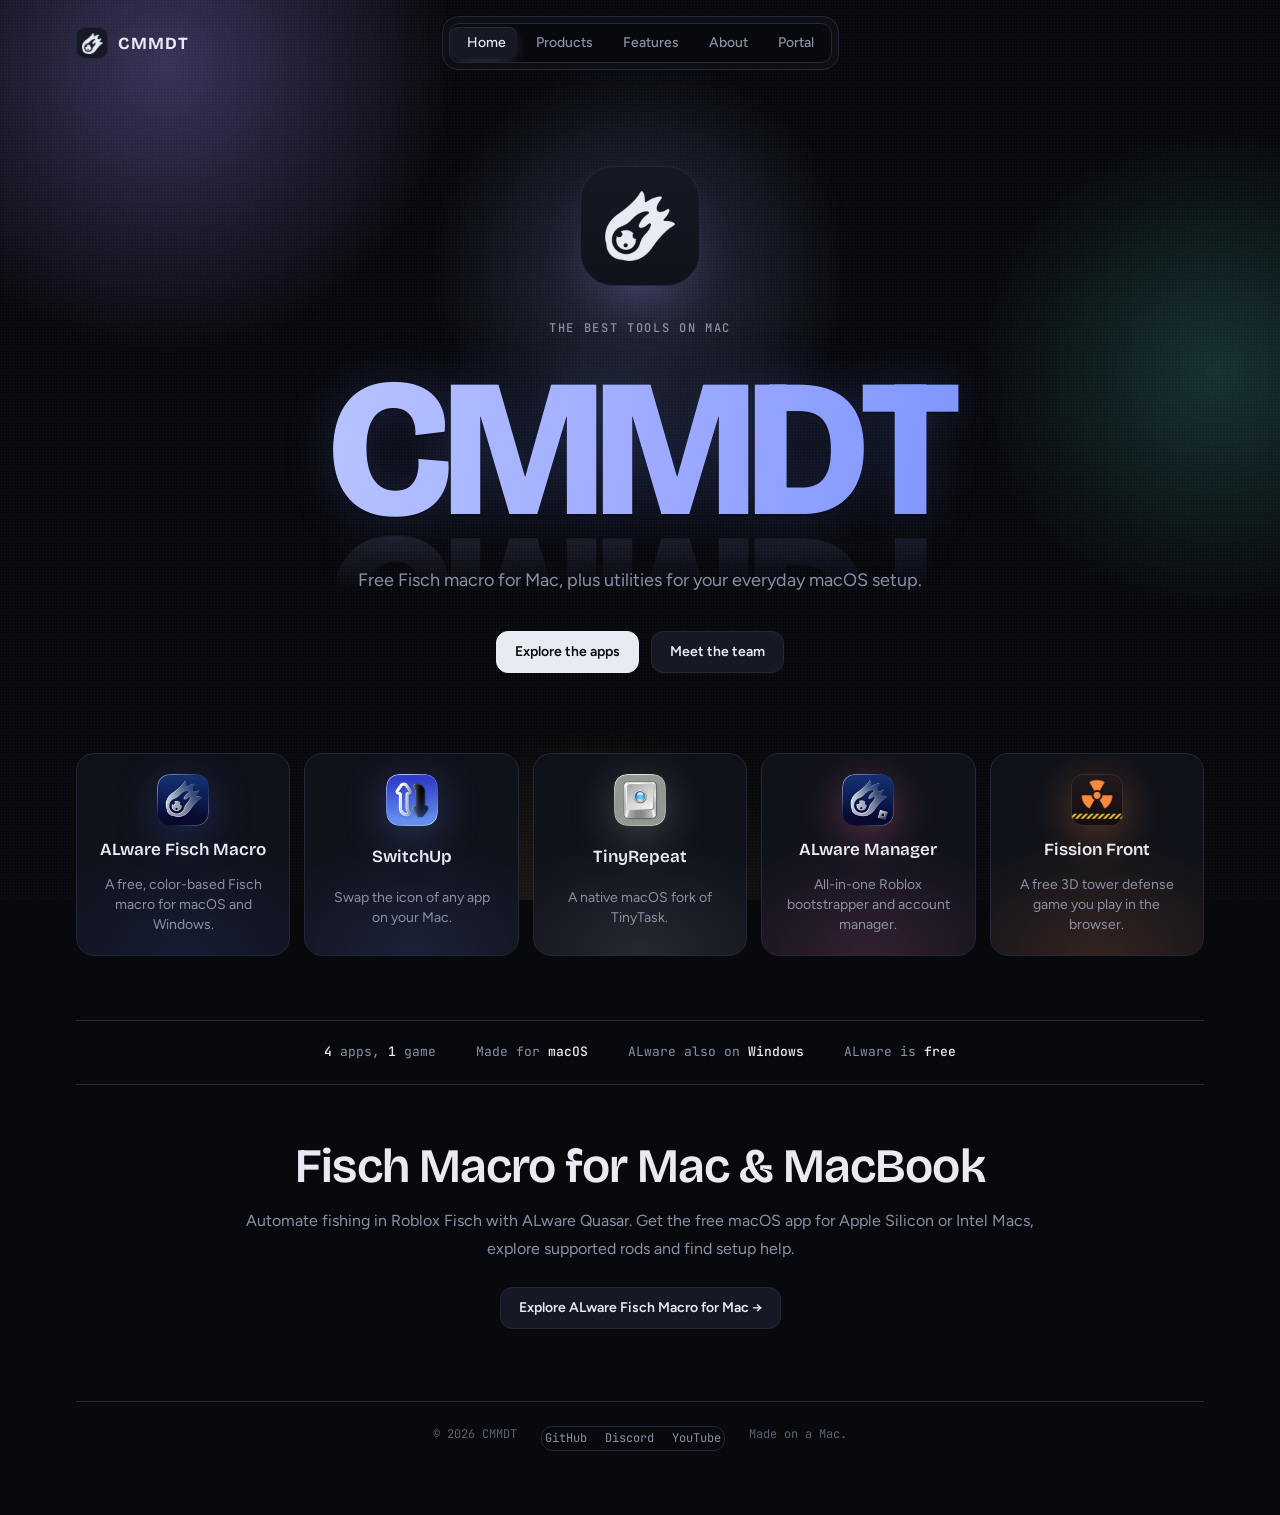
<file: products/manager/index.html>
<!DOCTYPE html>

<html lang="en">
<head>
<meta charset="utf-8"/>
<meta content="width=device-width, initial-scale=1, viewport-fit=cover" name="viewport"/>
<title>ALware Manager for Mac — Roblox Utility | CMMDT</title>
<meta content="Download ALware Manager v1.0.3 for Apple Silicon or Intel Mac. Manage Roblox accounts, servers, FastFlags and mods, with Vanilla Roblox Mode." name="description"/>
<link href="https://cmmdt.org/products/manager" rel="canonical"/>
<meta content="#08090d" name="theme-color"/>
<link href="/assets/brand-mark.png" rel="icon" type="image/png"/>
<link href="/assets/brand-mark.png" rel="icon" type="image/png"/>
<link href="/assets/brand-mark.png" rel="apple-touch-icon" type="image/png"/>
<meta content="website" property="og:type"/>
<meta content="CMMDT" property="og:site_name"/>
<meta content="ALware Manager for Mac — Roblox Utility | CMMDT" property="og:title"/>
<meta content="Download ALware Manager v1.0.3 for Apple Silicon or Intel Mac. Manage Roblox accounts, servers, FastFlags and mods, with Vanilla Roblox Mode." property="og:description"/>
<meta content="https://cmmdt.org/products/manager" property="og:url"/>
<meta content="https://cmmdt.org/og-image.png" property="og:image"/>
<meta content="1200" property="og:image:width"/>
<meta content="630" property="og:image:height"/>
<meta content="CMMDT — ALware Fisch Macro, ALware Manager, SwitchUp and TinyRepeat" property="og:image:alt"/>
<meta content="summary_large_image" name="twitter:card"/>
<meta content="ALware Manager for Mac — Roblox Utility | CMMDT" name="twitter:title"/>
<meta content="Download ALware Manager v1.0.3 for Apple Silicon or Intel Mac. Manage Roblox accounts, servers, FastFlags and mods, with Vanilla Roblox Mode." name="twitter:description"/>
<meta content="https://cmmdt.org/og-image.png" name="twitter:image"/>
<link href="https://cmmdt.org/index.md" rel="alternate" title="CMMDT apps, downloads and credits (Markdown)" type="text/markdown"/>
<script type="application/ld+json">{
  "@context": "https://schema.org",
  "@graph": [
    {
      "@type": "Organization",
      "@id": "https://cmmdt.org/#org",
      "name": "CMMDT",
      "url": "https://cmmdt.org/",
      "logo": {
        "@type": "ImageObject",
        "url": "https://cmmdt.org/assets/brand-mark.png",
        "width": 384,
        "height": 384
      },
      "description": "CMMDT is a macOS development team that makes ALware Fisch Macro, ALware Manager, SwitchUp and TinyRepeat."
    },
    {
      "@type": "WebSite",
      "@id": "https://cmmdt.org/#website",
      "url": "https://cmmdt.org/",
      "name": "CMMDT",
      "publisher": {
        "@id": "https://cmmdt.org/#org"
      },
      "inLanguage": "en"
    },
    {
      "@type": "WebPage",
      "@id": "https://cmmdt.org/products/manager#webpage",
      "url": "https://cmmdt.org/products/manager",
      "name": "ALware Manager for Mac — Roblox Utility | CMMDT",
      "description": "Download ALware Manager v1.0.3 for Apple Silicon or Intel Mac. Manage Roblox accounts, servers, FastFlags and mods, with Vanilla Roblox Mode.",
      "isPartOf": {
        "@id": "https://cmmdt.org/#website"
      },
      "about": {
        "@id": "https://cmmdt.org/#org"
      },
      "inLanguage": "en",
      "primaryImageOfPage": {
        "@type": "ImageObject",
        "url": "https://cmmdt.org/og-image.png",
        "width": 1200,
        "height": 630
      },
      "mainEntity": {
        "@id": "https://cmmdt.org/#p-manager"
      }
    },
    {
      "@type": "SoftwareApplication",
      "@id": "https://cmmdt.org/#p-manager",
      "name": "ALware Manager",
      "url": "https://cmmdt.org/products/manager",
      "description": "An all-in-one Roblox bootstrapper and account manager for macOS. Launch Roblox, switch accounts and adjust FastFlags, graphics and servers from one window.",
      "applicationCategory": "GameApplication",
      "operatingSystem": "macOS",
      "softwareVersion": "1.0.3",
      "downloadUrl": [
        "https://github.com/DreamHackqwerty/ALware-Manager-MacOS/releases/download/v1.0.3/ALware-Manager_Silicon.dmg",
        "https://github.com/DreamHackqwerty/ALware-Manager-MacOS/releases/download/v1.0.3/ALware-Manager_Intel.dmg"
      ],
      "image": "https://cmmdt.org/assets/image-04.webp",
      "publisher": {
        "@id": "https://cmmdt.org/#org"
      },
      "author": {
        "@id": "https://cmmdt.org/#org"
      },
      "releaseNotes": "https://github.com/DreamHackqwerty/ALware-Manager-MacOS/releases"
    },
    {
      "@type": "BreadcrumbList",
      "itemListElement": [
        {
          "@type": "ListItem",
          "position": 1,
          "name": "CMMDT",
          "item": "https://cmmdt.org/"
        },
        {
          "@type": "ListItem",
          "position": 2,
          "name": "Products",
          "item": "https://cmmdt.org/products"
        },
        {
          "@type": "ListItem",
          "position": 3,
          "name": "ALware Manager",
          "item": "https://cmmdt.org/products/manager"
        }
      ]
    }
  ]
}</script>
<noscript><style>.rv:not(.in){opacity:1;transform:none}</style></noscript>
<style>body{margin:0}img{max-width:100%}[hidden]{display:none!important}</style>
<link href="/style.css" rel="stylesheet"/><link href="https://fonts.googleapis.com" rel="preconnect"/>
<link href="https://fonts.googleapis.com/css2?family=Bricolage+Grotesque:opsz,wght@12..96,400;12..96,600;12..96,700;12..96,800&amp;family=Figtree:wght@400;500;600&amp;family=JetBrains+Mono:wght@400;500&amp;display=swap" rel="stylesheet"/>
<meta content="index, follow, max-image-preview:large, max-snippet:-1, max-video-preview:-1" name="robots"/></head>
<body>
<a class="skip" href="#main">Skip to content</a><div aria-hidden="true" class="ambient">
<div class="orb a" id="orbA"></div>
<div class="orb b"></div>
<div class="orb c"></div>
<div class="orb cursor" id="orbCursor"></div>
<div class="grain"></div>
</div>
<div class="wrap">
<header>
<div class="brand"><span aria-hidden="true" class="mark"><span class="logo"></span></span>CMMDT</div>
<div class="bar">
<nav aria-label="Sections" role="tablist">
<span aria-hidden="true" class="indicator" id="indicator"></span>
<a aria-controls="home" aria-selected="false" href="/" id="tab-home" role="tab" style="text-decoration:none" tabindex="-1">Home</a>
<a aria-controls="products" aria-selected="true" href="/products" id="tab-products" role="tab" style="text-decoration:none" tabindex="0">Products</a>
<a aria-controls="features" aria-selected="false" href="/features" id="tab-features" role="tab" style="text-decoration:none" tabindex="-1">Features</a>
<a aria-controls="about" aria-selected="false" href="/about" id="tab-about" role="tab" style="text-decoration:none" tabindex="-1">About</a>
<a class="portal-link" href="/portal" style="text-decoration:none">Portal</a>
</nav>
</div>
</header>
<!-- HOME -->
<main id="main">

<!-- PRODUCTS -->
<section aria-labelledby="tab-products" class="panel" id="products" role="tabpanel">
<div class="section-head">
<span class="eyebrow">The lineup</span>
<h1>ALware Manager for Mac</h1>
<p class="lede">Download ALware Manager v1.0.3 for Apple Silicon or Intel Mac. Manage Roblox accounts, servers, FastFlags and mods, with Vanilla Roblox Mode.</p>
</div>
<div class="plist">
<article class="product c-rose" id="p-manager">
<div class="copy">
<img alt="ALware Manager icon" class="app-icon lg" height="72" src="/assets/image-04.webp" width="72"/>
<span class="tag">Roblox bootstrapper</span>
<h2>ALware Manager</h2>
<p>ALware Manager is an all-in-one Roblox bootstrapper and account manager for macOS. Launch Roblox, switch accounts and tune the client from one window.</p>
<ul class="points"><li>Multiple Roblox accounts</li><li>FastFlags and graphics settings</li><li>Servers, history and customization</li><li>One-click Play</li></ul>
</div>
<div class="media"><img alt="ALware Manager window with Accounts, History, Servers, Customize, Graphics, FastFlags and Settings around a central Play button" class="shot" height="667" loading="lazy" src="/assets/image-08.webp" width="1000"/></div>
<div class="downloads">
<div class="dl-head"><span class="eyebrow">Download</span><span class="ver">v1.0.3 · macOS</span></div>
<div class="dl-row"><a class="dl" href="https://github.com/DreamHackqwerty/ALware-Manager-MacOS/releases/download/v1.0.3/ALware-Manager_Silicon.dmg" rel="noopener" target="_blank"><svg aria-hidden="true" viewbox="0 0 24 24"><path d="M16.4 12.6c0-2.4 2-3.5 2.1-3.6-1.1-1.7-2.9-1.9-3.5-1.9-1.5-.2-2.9.9-3.7.9-.8 0-1.9-.9-3.2-.8-1.6 0-3.1 1-4 2.4-1.7 3-.4 7.4 1.2 9.8.8 1.2 1.8 2.5 3 2.4 1.2 0 1.7-.8 3.1-.8 1.5 0 1.9.8 3.2.8 1.3 0 2.2-1.2 3-2.4.9-1.4 1.3-2.7 1.3-2.8-.1 0-2.5-1-2.5-4zM14 5.4c.7-.8 1.1-1.9 1-3-1 0-2.1.7-2.8 1.5-.6.7-1.2 1.8-1 2.9 1.1.1 2.1-.6 2.8-1.4z"></path></svg><span class="dl-text"><b>Apple Silicon</b><small>M-series Macs · .dmg</small></span><span class="rec">Recommended</span></a><a class="dl" href="https://github.com/DreamHackqwerty/ALware-Manager-MacOS/releases/download/v1.0.3/ALware-Manager_Intel.dmg" rel="noopener" target="_blank"><svg aria-hidden="true" class="stroke" viewbox="0 0 24 24"><rect height="12" rx="2" width="12" x="6" y="6"></rect><path d="M9 2v4M15 2v4M9 18v4M15 18v4M2 9h4M2 15h4M18 9h4M18 15h4"></path></svg><span class="dl-text"><b>Intel Mac</b><small>Intel processors · .dmg</small></span><span class="rec">Recommended</span></a></div>
<details class="log"><summary>What’s new in v1.0.3</summary><ul><li><b>Vanilla Roblox Mode.</b> Launch Roblox with every client modification removed.</li></ul></details>
<a class="releases" href="https://github.com/DreamHackqwerty/ALware-Manager-MacOS/releases" rel="noopener" target="_blank">All releases on GitHub →</a>
</div>
</article>
</div>
<a class="releases" href="/products">Explore all CMMDT tools →</a></section>
<!-- FEATURES -->

<!-- ABOUT -->

</main>
<footer>
<span>© 2026 CMMDT</span>
<nav aria-label="CMMDT elsewhere" class="foot-links">
<a href="https://github.com/DreamHackqwerty" rel="noopener" target="_blank">GitHub</a>
<a href="https://discord.gg/5nmz95bJG7" rel="noopener" target="_blank">Discord</a>
<a href="https://youtu.be/LK8A6KK3Be4" rel="noopener" target="_blank">YouTube</a>
</nav>
<span>Made on a Mac.</span>
</footer>
</div>
<script defer="" src="/site.js"></script></body>
</html>
</file>
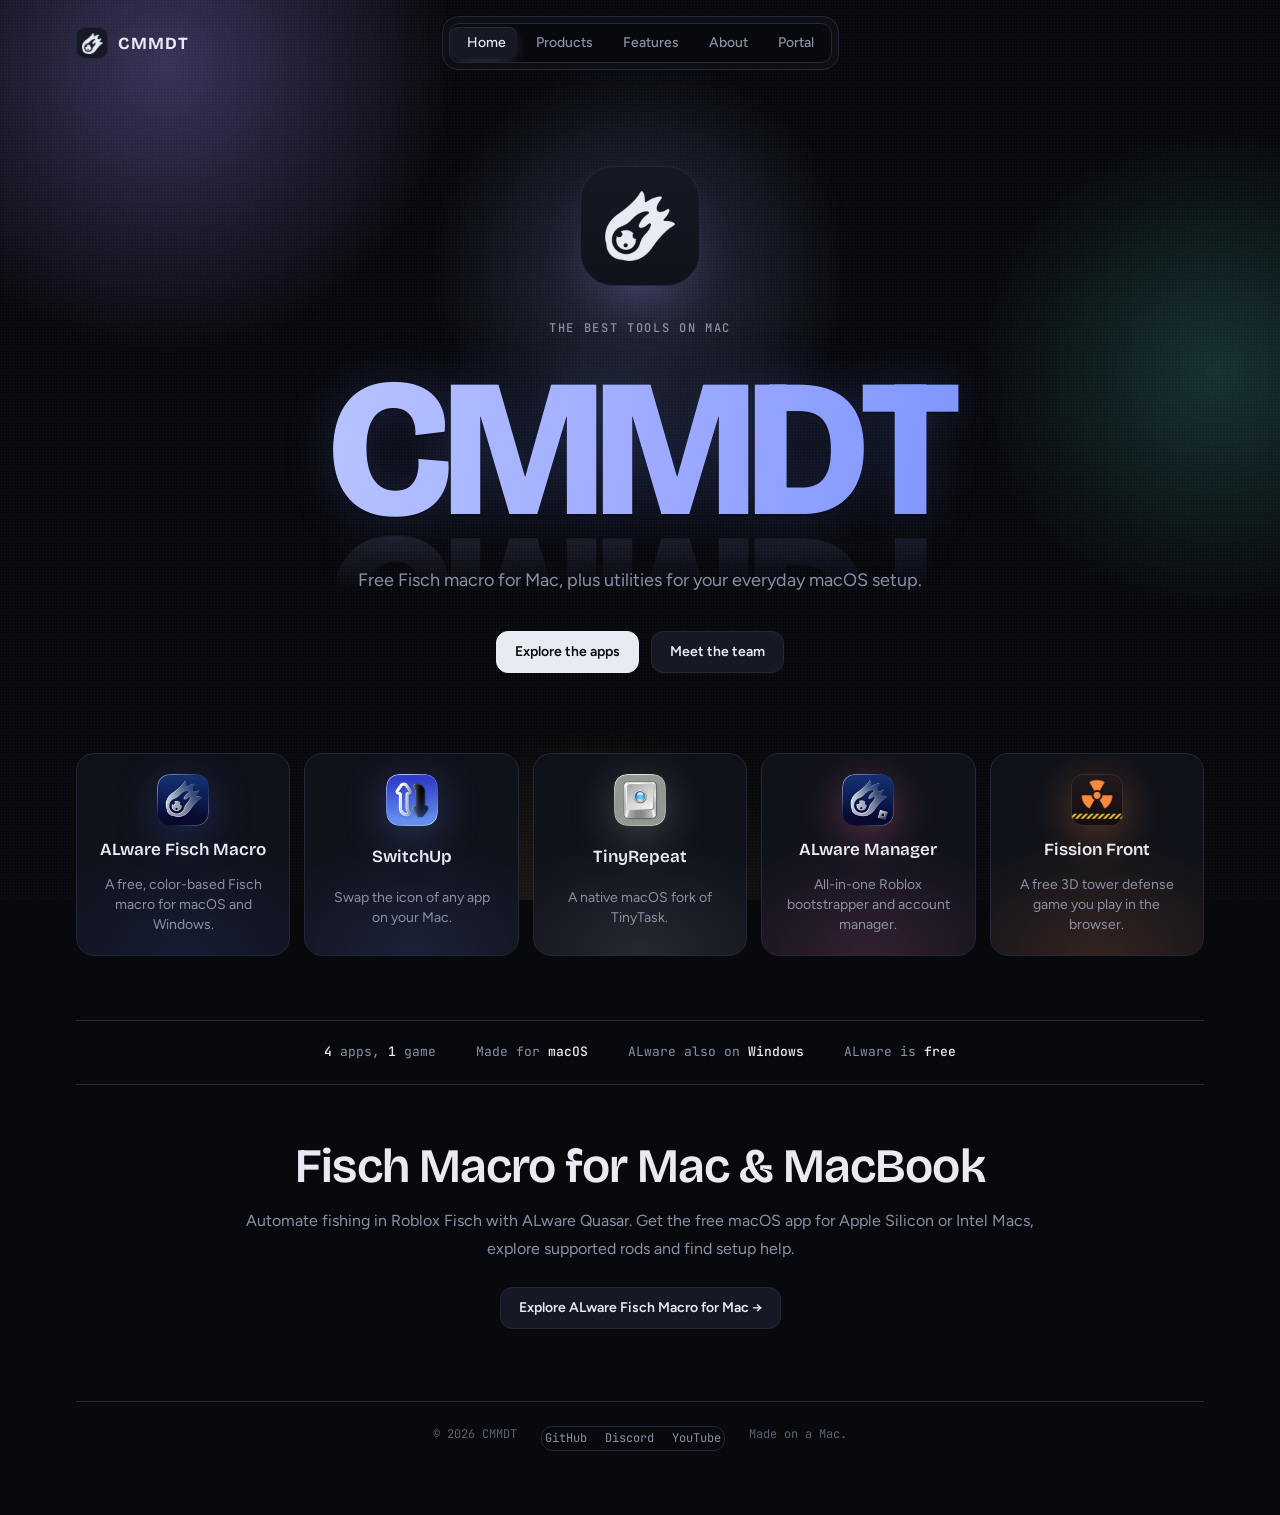
<file: products/switchup/index.html>
<!DOCTYPE html>

<html lang="en">
<head>
<meta charset="utf-8"/>
<meta content="width=device-width, initial-scale=1, viewport-fit=cover" name="viewport"/>
<title>SwitchUp for Mac — Custom App Icons | CMMDT</title>
<meta content="Replace Mac app icons with your own images using SwitchUp. Download the Apple Silicon or Intel version and fit custom icons to the macOS icon grid." name="description"/>
<link href="https://cmmdt.org/products/switchup" rel="canonical"/>
<meta content="#08090d" name="theme-color"/>
<link href="/assets/brand-mark.png" rel="icon" type="image/png"/>
<link href="/assets/brand-mark.png" rel="icon" type="image/png"/>
<link href="/assets/brand-mark.png" rel="apple-touch-icon" type="image/png"/>
<meta content="website" property="og:type"/>
<meta content="CMMDT" property="og:site_name"/>
<meta content="SwitchUp for Mac — Custom App Icons | CMMDT" property="og:title"/>
<meta content="Replace Mac app icons with your own images using SwitchUp. Download the Apple Silicon or Intel version and fit custom icons to the macOS icon grid." property="og:description"/>
<meta content="https://cmmdt.org/products/switchup" property="og:url"/>
<meta content="https://cmmdt.org/og-image.png" property="og:image"/>
<meta content="1200" property="og:image:width"/>
<meta content="630" property="og:image:height"/>
<meta content="CMMDT — ALware Fisch Macro, ALware Manager, SwitchUp and TinyRepeat" property="og:image:alt"/>
<meta content="summary_large_image" name="twitter:card"/>
<meta content="SwitchUp for Mac — Custom App Icons | CMMDT" name="twitter:title"/>
<meta content="Replace Mac app icons with your own images using SwitchUp. Download the Apple Silicon or Intel version and fit custom icons to the macOS icon grid." name="twitter:description"/>
<meta content="https://cmmdt.org/og-image.png" name="twitter:image"/>
<link href="https://cmmdt.org/index.md" rel="alternate" title="CMMDT apps, downloads and credits (Markdown)" type="text/markdown"/>
<script type="application/ld+json">{
  "@context": "https://schema.org",
  "@graph": [
    {
      "@type": "Organization",
      "@id": "https://cmmdt.org/#org",
      "name": "CMMDT",
      "url": "https://cmmdt.org/",
      "logo": {
        "@type": "ImageObject",
        "url": "https://cmmdt.org/assets/brand-mark.png",
        "width": 384,
        "height": 384
      },
      "description": "CMMDT is a macOS development team that makes ALware Fisch Macro, ALware Manager, SwitchUp and TinyRepeat."
    },
    {
      "@type": "WebSite",
      "@id": "https://cmmdt.org/#website",
      "url": "https://cmmdt.org/",
      "name": "CMMDT",
      "publisher": {
        "@id": "https://cmmdt.org/#org"
      },
      "inLanguage": "en"
    },
    {
      "@type": "WebPage",
      "@id": "https://cmmdt.org/products/switchup#webpage",
      "url": "https://cmmdt.org/products/switchup",
      "name": "SwitchUp for Mac — Custom App Icons | CMMDT",
      "description": "Replace Mac app icons with your own images using SwitchUp. Download the Apple Silicon or Intel version and fit custom icons to the macOS icon grid.",
      "isPartOf": {
        "@id": "https://cmmdt.org/#website"
      },
      "about": {
        "@id": "https://cmmdt.org/#org"
      },
      "inLanguage": "en",
      "primaryImageOfPage": {
        "@type": "ImageObject",
        "url": "https://cmmdt.org/og-image.png",
        "width": 1200,
        "height": 630
      },
      "mainEntity": {
        "@id": "https://cmmdt.org/#p-switch"
      }
    },
    {
      "@type": "SoftwareApplication",
      "@id": "https://cmmdt.org/#p-switch",
      "name": "SwitchUp",
      "url": "https://cmmdt.org/products/switchup",
      "description": "A macOS utility for changing the icon of any app. Drop in a PNG, pick the app and apply; the image is fitted to the macOS icon grid and the original icon can be restored.",
      "applicationCategory": "UtilitiesApplication",
      "operatingSystem": "macOS",
      "softwareVersion": "1.0.0",
      "downloadUrl": [
        "https://github.com/DreamHackqwerty/SwitchUp-MacOS/releases/download/v1.0.0/SwitchUp_Silicon.dmg",
        "https://github.com/DreamHackqwerty/SwitchUp-MacOS/releases/download/v1.0.0/SwitchUp_Intel.dmg"
      ],
      "image": "https://cmmdt.org/assets/image-02.webp",
      "publisher": {
        "@id": "https://cmmdt.org/#org"
      },
      "author": {
        "@id": "https://cmmdt.org/#org"
      },
      "releaseNotes": "https://github.com/DreamHackqwerty/SwitchUp-MacOS/releases"
    },
    {
      "@type": "BreadcrumbList",
      "itemListElement": [
        {
          "@type": "ListItem",
          "position": 1,
          "name": "CMMDT",
          "item": "https://cmmdt.org/"
        },
        {
          "@type": "ListItem",
          "position": 2,
          "name": "Products",
          "item": "https://cmmdt.org/products"
        },
        {
          "@type": "ListItem",
          "position": 3,
          "name": "SwitchUp",
          "item": "https://cmmdt.org/products/switchup"
        }
      ]
    }
  ]
}</script>
<noscript><style>.rv:not(.in){opacity:1;transform:none}</style></noscript>
<style>body{margin:0}img{max-width:100%}[hidden]{display:none!important}</style>
<link href="/style.css" rel="stylesheet"/><link href="https://fonts.googleapis.com" rel="preconnect"/>
<link href="https://fonts.googleapis.com/css2?family=Bricolage+Grotesque:opsz,wght@12..96,400;12..96,600;12..96,700;12..96,800&amp;family=Figtree:wght@400;500;600&amp;family=JetBrains+Mono:wght@400;500&amp;display=swap" rel="stylesheet"/>
<meta content="index, follow, max-image-preview:large, max-snippet:-1, max-video-preview:-1" name="robots"/></head>
<body>
<a class="skip" href="#main">Skip to content</a><div aria-hidden="true" class="ambient">
<div class="orb a" id="orbA"></div>
<div class="orb b"></div>
<div class="orb c"></div>
<div class="orb cursor" id="orbCursor"></div>
<div class="grain"></div>
</div>
<div class="wrap">
<header>
<div class="brand"><span aria-hidden="true" class="mark"><span class="logo"></span></span>CMMDT</div>
<div class="bar">
<nav aria-label="Sections" role="tablist">
<span aria-hidden="true" class="indicator" id="indicator"></span>
<a aria-controls="home" aria-selected="false" href="/" id="tab-home" role="tab" style="text-decoration:none" tabindex="-1">Home</a>
<a aria-controls="products" aria-selected="true" href="/products" id="tab-products" role="tab" style="text-decoration:none" tabindex="0">Products</a>
<a aria-controls="features" aria-selected="false" href="/features" id="tab-features" role="tab" style="text-decoration:none" tabindex="-1">Features</a>
<a aria-controls="about" aria-selected="false" href="/about" id="tab-about" role="tab" style="text-decoration:none" tabindex="-1">About</a>
<a class="portal-link" href="/portal" style="text-decoration:none">Portal</a>
</nav>
</div>
</header>
<!-- HOME -->
<main id="main">

<!-- PRODUCTS -->
<section aria-labelledby="tab-products" class="panel" id="products" role="tabpanel">
<div class="section-head">
<span class="eyebrow">The lineup</span>
<h1>SwitchUp for Mac</h1>
<p class="lede">Replace Mac app icons with your own images using SwitchUp. Download the Apple Silicon or Intel version and fit custom icons to the macOS icon grid.</p>
</div>
<div class="plist">
<article class="product c-teal" id="p-switch">
<div class="copy">
<img alt="SwitchUp icon" class="app-icon lg" height="72" src="/assets/image-02.webp" width="72"/>
<span class="tag">Icon customizer</span>
<h2>SwitchUp</h2>
<p>SwitchUp lets you change the icon of any app on your Mac. Drop in a PNG, pick the app, and apply. Your image is fitted to the macOS icon grid automatically.</p>
<ul class="points"><li>Drag and drop a PNG and an .app</li><li>Optional rounded mask and shadow</li><li>Fits the macOS icon grid</li><li>Restore the original icon any time</li></ul>
</div>
<div class="media"><img alt="SwitchUp window with a PNG drop zone, destination app picker and Apply Icon button" class="shot portrait" height="859" loading="lazy" src="/assets/image-06.webp" width="520"/></div>
<div class="downloads">
<div class="dl-head"><span class="eyebrow">Download</span><span class="ver">v1.0.0 · macOS</span></div>
<div class="dl-row"><a class="dl" href="https://github.com/DreamHackqwerty/SwitchUp-MacOS/releases/download/v1.0.0/SwitchUp_Silicon.dmg" rel="noopener" target="_blank"><svg aria-hidden="true" viewbox="0 0 24 24"><path d="M16.4 12.6c0-2.4 2-3.5 2.1-3.6-1.1-1.7-2.9-1.9-3.5-1.9-1.5-.2-2.9.9-3.7.9-.8 0-1.9-.9-3.2-.8-1.6 0-3.1 1-4 2.4-1.7 3-.4 7.4 1.2 9.8.8 1.2 1.8 2.5 3 2.4 1.2 0 1.7-.8 3.1-.8 1.5 0 1.9.8 3.2.8 1.3 0 2.2-1.2 3-2.4.9-1.4 1.3-2.7 1.3-2.8-.1 0-2.5-1-2.5-4zM14 5.4c.7-.8 1.1-1.9 1-3-1 0-2.1.7-2.8 1.5-.6.7-1.2 1.8-1 2.9 1.1.1 2.1-.6 2.8-1.4z"></path></svg><span class="dl-text"><b>Apple Silicon</b><small>M-series Macs · .dmg</small></span></a><a class="dl" href="https://github.com/DreamHackqwerty/SwitchUp-MacOS/releases/download/v1.0.0/SwitchUp_Intel.dmg" rel="noopener" target="_blank"><svg aria-hidden="true" class="stroke" viewbox="0 0 24 24"><rect height="12" rx="2" width="12" x="6" y="6"></rect><path d="M9 2v4M15 2v4M9 18v4M15 18v4M2 9h4M2 15h4M18 9h4M18 15h4"></path></svg><span class="dl-text"><b>Intel Mac</b><small>Intel processors · .dmg</small></span></a></div>
<a class="releases" href="https://github.com/DreamHackqwerty/SwitchUp-MacOS/releases" rel="noopener" target="_blank">All releases on GitHub →</a>
</div>
</article>
</div>
<a class="releases" href="/products">Explore all CMMDT tools →</a></section>
<!-- FEATURES -->

<!-- ABOUT -->

</main>
<footer>
<span>© 2026 CMMDT</span>
<nav aria-label="CMMDT elsewhere" class="foot-links">
<a href="https://github.com/DreamHackqwerty" rel="noopener" target="_blank">GitHub</a>
<a href="https://discord.gg/5nmz95bJG7" rel="noopener" target="_blank">Discord</a>
<a href="https://youtu.be/LK8A6KK3Be4" rel="noopener" target="_blank">YouTube</a>
</nav>
<span>Made on a Mac.</span>
</footer>
</div>
<script defer="" src="/site.js"></script></body>
</html>
</file>
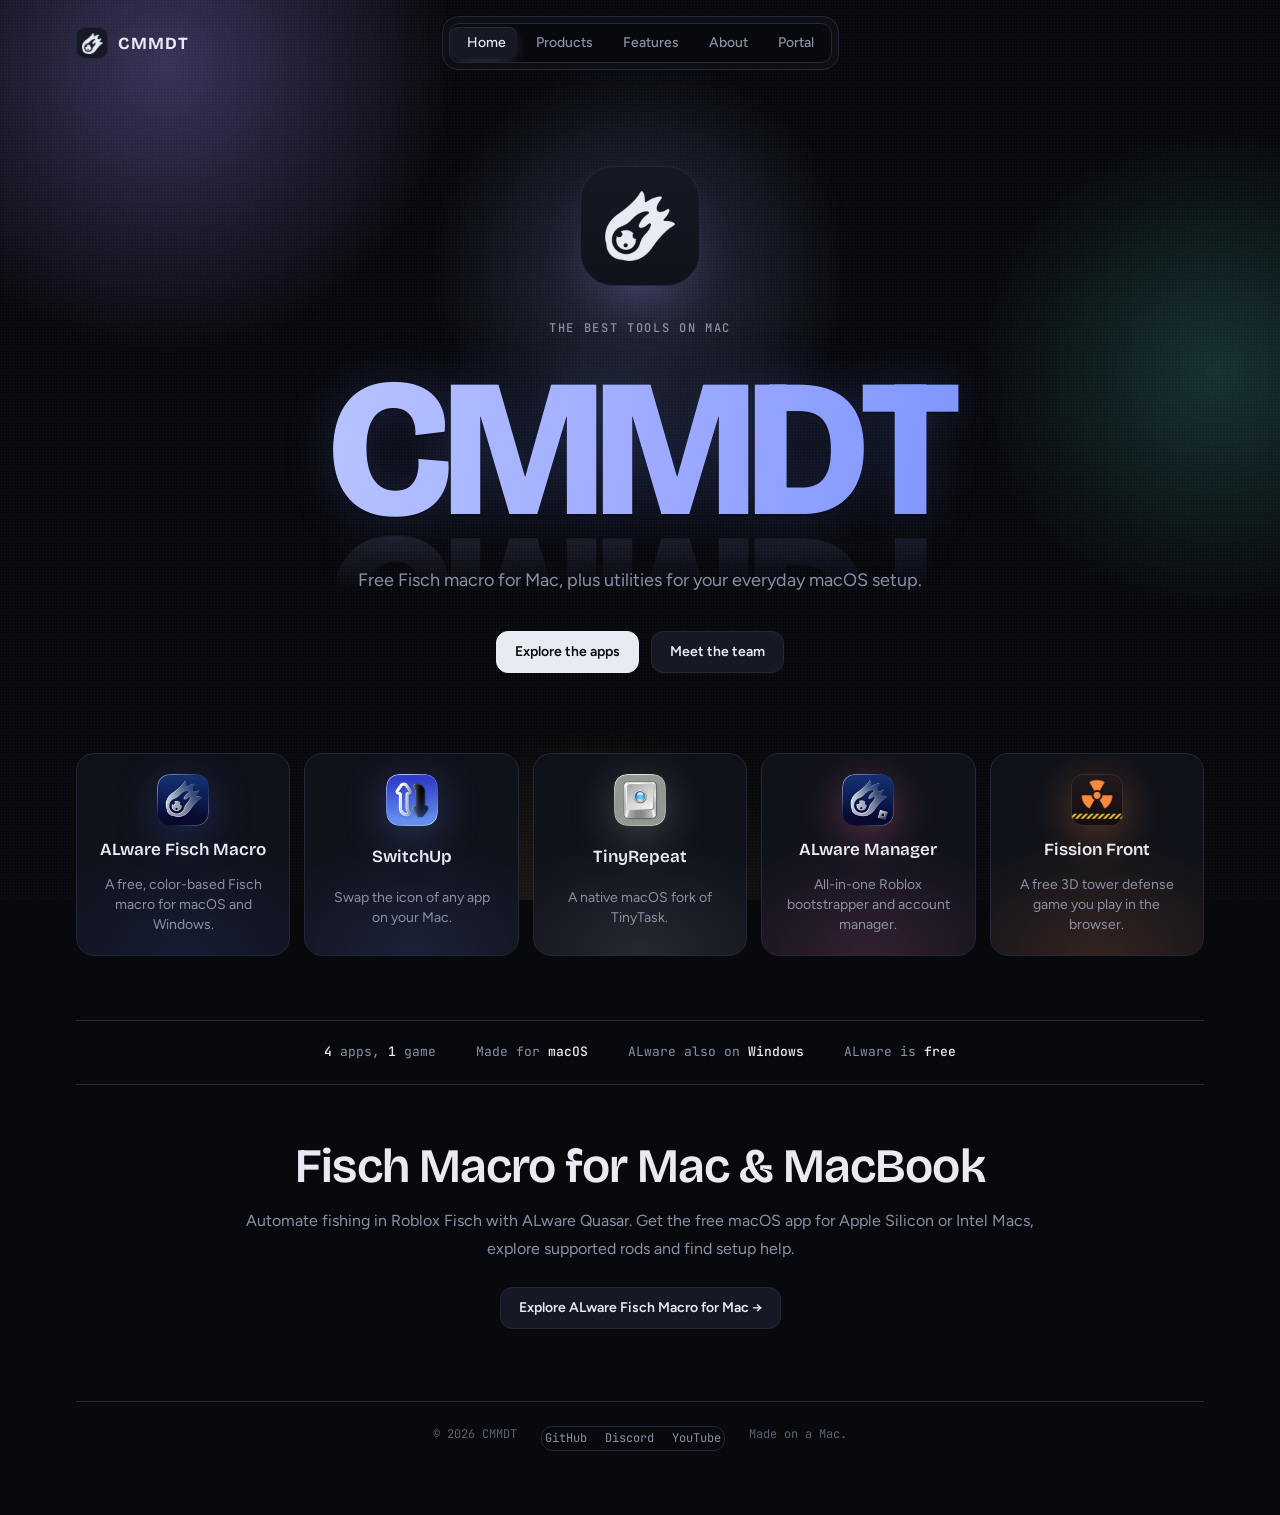
<file: products/tinyrepeat/index.html>
<!DOCTYPE html>

<html lang="en">
<head>
<meta charset="utf-8"/>
<meta content="width=device-width, initial-scale=1, viewport-fit=cover" name="viewport"/>
<title>TinyRepeat for Mac — Record &amp; Repeat Actions | CMMDT</title>
<meta content="Download TinyRepeat, a native macOS fork of TinyTask for Apple Silicon Macs. Record a task once and play it back to repeat mouse and keyboard actions." name="description"/>
<link href="https://cmmdt.org/products/tinyrepeat" rel="canonical"/>
<meta content="#08090d" name="theme-color"/>
<link href="/assets/brand-mark.png" rel="icon" type="image/png"/>
<link href="/assets/brand-mark.png" rel="icon" type="image/png"/>
<link href="/assets/brand-mark.png" rel="apple-touch-icon" type="image/png"/>
<meta content="website" property="og:type"/>
<meta content="CMMDT" property="og:site_name"/>
<meta content="TinyRepeat for Mac — Record &amp; Repeat Actions | CMMDT" property="og:title"/>
<meta content="Download TinyRepeat, a native macOS fork of TinyTask for Apple Silicon Macs. Record a task once and play it back to repeat mouse and keyboard actions." property="og:description"/>
<meta content="https://cmmdt.org/products/tinyrepeat" property="og:url"/>
<meta content="https://cmmdt.org/og-image.png" property="og:image"/>
<meta content="1200" property="og:image:width"/>
<meta content="630" property="og:image:height"/>
<meta content="CMMDT — ALware Fisch Macro, ALware Manager, SwitchUp and TinyRepeat" property="og:image:alt"/>
<meta content="summary_large_image" name="twitter:card"/>
<meta content="TinyRepeat for Mac — Record &amp; Repeat Actions | CMMDT" name="twitter:title"/>
<meta content="Download TinyRepeat, a native macOS fork of TinyTask for Apple Silicon Macs. Record a task once and play it back to repeat mouse and keyboard actions." name="twitter:description"/>
<meta content="https://cmmdt.org/og-image.png" name="twitter:image"/>
<link href="https://cmmdt.org/index.md" rel="alternate" title="CMMDT apps, downloads and credits (Markdown)" type="text/markdown"/>
<script type="application/ld+json">{
  "@context": "https://schema.org",
  "@graph": [
    {
      "@type": "Organization",
      "@id": "https://cmmdt.org/#org",
      "name": "CMMDT",
      "url": "https://cmmdt.org/",
      "logo": {
        "@type": "ImageObject",
        "url": "https://cmmdt.org/assets/brand-mark.png",
        "width": 384,
        "height": 384
      },
      "description": "CMMDT is a macOS development team that makes ALware Fisch Macro, ALware Manager, SwitchUp and TinyRepeat."
    },
    {
      "@type": "WebSite",
      "@id": "https://cmmdt.org/#website",
      "url": "https://cmmdt.org/",
      "name": "CMMDT",
      "publisher": {
        "@id": "https://cmmdt.org/#org"
      },
      "inLanguage": "en"
    },
    {
      "@type": "WebPage",
      "@id": "https://cmmdt.org/products/tinyrepeat#webpage",
      "url": "https://cmmdt.org/products/tinyrepeat",
      "name": "TinyRepeat for Mac — Record & Repeat Actions | CMMDT",
      "description": "Download TinyRepeat, a native macOS fork of TinyTask for Apple Silicon Macs. Record a task once and play it back to repeat mouse and keyboard actions.",
      "isPartOf": {
        "@id": "https://cmmdt.org/#website"
      },
      "about": {
        "@id": "https://cmmdt.org/#org"
      },
      "inLanguage": "en",
      "primaryImageOfPage": {
        "@type": "ImageObject",
        "url": "https://cmmdt.org/og-image.png",
        "width": 1200,
        "height": 630
      },
      "mainEntity": {
        "@id": "https://cmmdt.org/#p-tiny"
      }
    },
    {
      "@type": "SoftwareApplication",
      "@id": "https://cmmdt.org/#p-tiny",
      "name": "TinyRepeat",
      "url": "https://cmmdt.org/products/tinyrepeat",
      "description": "A native macOS fork of TinyTask. Record mouse and keyboard input once and play it back; it uses the same .rec files as TinyTask on Windows.",
      "applicationCategory": "UtilitiesApplication",
      "operatingSystem": "macOS",
      "softwareVersion": "1.0",
      "downloadUrl": [
        "https://github.com/DreamHackqwerty/TinyRepeat-MacOS/releases/download/TinyRepeat/TinyRepeat_v1.0.dmg"
      ],
      "image": "https://cmmdt.org/assets/image-03.webp",
      "publisher": {
        "@id": "https://cmmdt.org/#org"
      },
      "author": {
        "@id": "https://cmmdt.org/#org"
      },
      "releaseNotes": "https://github.com/DreamHackqwerty/TinyRepeat-MacOS/releases"
    },
    {
      "@type": "BreadcrumbList",
      "itemListElement": [
        {
          "@type": "ListItem",
          "position": 1,
          "name": "CMMDT",
          "item": "https://cmmdt.org/"
        },
        {
          "@type": "ListItem",
          "position": 2,
          "name": "Products",
          "item": "https://cmmdt.org/products"
        },
        {
          "@type": "ListItem",
          "position": 3,
          "name": "TinyRepeat",
          "item": "https://cmmdt.org/products/tinyrepeat"
        }
      ]
    }
  ]
}</script>
<noscript><style>.rv:not(.in){opacity:1;transform:none}</style></noscript>
<style>body{margin:0}img{max-width:100%}[hidden]{display:none!important}</style>
<link href="/style.css" rel="stylesheet"/><link href="https://fonts.googleapis.com" rel="preconnect"/>
<link href="https://fonts.googleapis.com/css2?family=Bricolage+Grotesque:opsz,wght@12..96,400;12..96,600;12..96,700;12..96,800&amp;family=Figtree:wght@400;500;600&amp;family=JetBrains+Mono:wght@400;500&amp;display=swap" rel="stylesheet"/>
<meta content="index, follow, max-image-preview:large, max-snippet:-1, max-video-preview:-1" name="robots"/></head>
<body>
<a class="skip" href="#main">Skip to content</a><div aria-hidden="true" class="ambient">
<div class="orb a" id="orbA"></div>
<div class="orb b"></div>
<div class="orb c"></div>
<div class="orb cursor" id="orbCursor"></div>
<div class="grain"></div>
</div>
<div class="wrap">
<header>
<div class="brand"><span aria-hidden="true" class="mark"><span class="logo"></span></span>CMMDT</div>
<div class="bar">
<nav aria-label="Sections" role="tablist">
<span aria-hidden="true" class="indicator" id="indicator"></span>
<a aria-controls="home" aria-selected="false" href="/" id="tab-home" role="tab" style="text-decoration:none" tabindex="-1">Home</a>
<a aria-controls="products" aria-selected="true" href="/products" id="tab-products" role="tab" style="text-decoration:none" tabindex="0">Products</a>
<a aria-controls="features" aria-selected="false" href="/features" id="tab-features" role="tab" style="text-decoration:none" tabindex="-1">Features</a>
<a aria-controls="about" aria-selected="false" href="/about" id="tab-about" role="tab" style="text-decoration:none" tabindex="-1">About</a>
<a class="portal-link" href="/portal" style="text-decoration:none">Portal</a>
</nav>
</div>
</header>
<!-- HOME -->
<main id="main">

<!-- PRODUCTS -->
<section aria-labelledby="tab-products" class="panel" id="products" role="tabpanel">
<div class="section-head">
<span class="eyebrow">The lineup</span>
<h1>TinyRepeat for Mac</h1>
<p class="lede">Download TinyRepeat, a native macOS fork of TinyTask for Apple Silicon Macs. Record a task once and play it back to repeat mouse and keyboard actions.</p>
</div>
<div class="plist">
<article class="product c-violet" id="p-tiny">
<div class="copy">
<img alt="TinyRepeat icon" class="app-icon lg" height="72" src="/assets/image-03.webp" width="72"/>
<span class="tag">Record &amp; replay</span>
<h2>TinyRepeat</h2>
<p>TinyRepeat is a native macOS fork of TinyTask, the Windows recorder. Press Rec, do the task once, then play it back as many times as you need.</p>
<ul class="points"><li>Records mouse and keyboard input</li><li>One-click playback</li><li>Save and open recordings</li><li>Small native Mac window</li><li>Shares the same files as TinyTask on Windows</li></ul>
</div>
<div class="media"><img alt="TinyRepeat toolbar with Open, Save, Rec, Play, .rec and Prefs buttons" class="shot small" height="184" loading="lazy" src="/assets/image-07.webp" width="584"/></div>
<div class="downloads">
<div class="dl-head"><span class="eyebrow">Download</span><span class="ver">v1.0 · macOS · Native Swift</span></div>
<div class="dl-row"><a class="dl" href="https://github.com/DreamHackqwerty/TinyRepeat-MacOS/releases/download/TinyRepeat/TinyRepeat_v1.0.dmg" rel="noopener" target="_blank"><svg aria-hidden="true" viewbox="0 0 24 24"><path d="M16.4 12.6c0-2.4 2-3.5 2.1-3.6-1.1-1.7-2.9-1.9-3.5-1.9-1.5-.2-2.9.9-3.7.9-.8 0-1.9-.9-3.2-.8-1.6 0-3.1 1-4 2.4-1.7 3-.4 7.4 1.2 9.8.8 1.2 1.8 2.5 3 2.4 1.2 0 1.7-.8 3.1-.8 1.5 0 1.9.8 3.2.8 1.3 0 2.2-1.2 3-2.4.9-1.4 1.3-2.7 1.3-2.8-.1 0-2.5-1-2.5-4zM14 5.4c.7-.8 1.1-1.9 1-3-1 0-2.1.7-2.8 1.5-.6.7-1.2 1.8-1 2.9 1.1.1 2.1-.6 2.8-1.4z"></path></svg><span class="dl-text"><b>Apple Silicon</b><small>M-series Macs · .dmg</small></span><span class="rec">Recommended</span></a></div>
<a class="releases" href="https://github.com/DreamHackqwerty/TinyRepeat-MacOS/releases" rel="noopener" target="_blank">All releases on GitHub →</a>
</div>
</article>
</div>
<a class="releases" href="/products">Explore all CMMDT tools →</a></section>
<!-- FEATURES -->

<!-- ABOUT -->

</main>
<footer>
<span>© 2026 CMMDT</span>
<nav aria-label="CMMDT elsewhere" class="foot-links">
<a href="https://github.com/DreamHackqwerty" rel="noopener" target="_blank">GitHub</a>
<a href="https://discord.gg/5nmz95bJG7" rel="noopener" target="_blank">Discord</a>
<a href="https://youtu.be/LK8A6KK3Be4" rel="noopener" target="_blank">YouTube</a>
</nav>
<span>Made on a Mac.</span>
</footer>
</div>
<script defer="" src="/site.js"></script></body>
</html>
</file>
<file: style.css>
/* Layout: one floating menu bar, tabbed panels, ambient light pooled behind each product */
:root {
  color-scheme: dark;
  --bg: #08090d;
  --surface: #10121a;
  --surface-2: #161925;
  --line: #232738;
  --fg: #e9ebf3;
  --muted: #8a90a6;
  --dim: #5b6076;
  --accent: #9fb4ff;
  --amber: #f2a65a;
  --teal: #4fd1c5;
  --violet: #a78bfa;
  --rose: #f472b6;
  --navy: #3456c4;
  --cobalt: #5a78ea;
  --grey: #a3aaa5;
  --display: "Bricolage Grotesque", "Avenir Next", system-ui, sans-serif;
  --body: "Figtree", -apple-system, "Segoe UI", system-ui, sans-serif;
  --mono: "JetBrains Mono", ui-monospace, "SF Mono", Menlo, monospace;
  --r: 18px;
  --logo: url("/assets/brand-mark.png");
}
* { box-sizing: border-box; }
html { background: var(--bg); overflow-anchor: none; }
body {
  background: var(--bg); color: var(--fg);
  font: 400 16px/1.6 var(--body);
  -webkit-font-smoothing: antialiased;
  min-height: 100vh; overflow-x: hidden;
}
body::before {
  content: ""; position: fixed; inset: 0 0 auto;
  height: env(safe-area-inset-top, 0px); z-index: 10; background: var(--bg);
}

/* ambient light */
.ambient { position: fixed; inset: 0; z-index: 0; pointer-events: none; overflow: hidden; contain: strict; transform: translateZ(0); }
.orb { position: absolute; border-radius: 50%; background: radial-gradient(closest-side, var(--orb-color) 0%, transparent 100%); will-change: transform; opacity: .32; transition: background 1.2s ease, transform 1.2s ease; }
.orb.a { width: 46vmax; height: 46vmax; top: -18vmax; left: -10vmax; --orb-color: var(--violet); animation: drift 26s ease-in-out infinite alternate; }
.orb.b { width: 38vmax; height: 38vmax; top: 10vmax; right: -14vmax; --orb-color: var(--teal); opacity: .2; animation: drift 32s ease-in-out infinite alternate-reverse; }
.orb.c { width: 34vmax; height: 34vmax; bottom: -20vmax; left: 30vw; --orb-color: var(--amber); opacity: .14; animation: drift 38s ease-in-out infinite alternate; }
.grain { position: absolute; inset: 0; opacity: .05; background-image: radial-gradient(var(--fg) 0.5px, transparent 0.5px); background-size: 3px 3px; }
@keyframes drift { to { transform: translate(6vmax, 4vmax) scale(1.08); } }

.wrap {
  position: relative; z-index: 1;
  max-width: 1160px; margin: 0 auto;
  padding-left: max(16px, env(safe-area-inset-left, 0px));
  padding-right: max(16px, env(safe-area-inset-right, 0px));
  padding-block: 0 64px;
}

/* menu bar */
header {
  position: relative; z-index: 5;
  padding-block: 16px;
  display: grid; grid-template-columns: 1fr auto 1fr; align-items: center; gap: 16px;
}
header .brand { justify-self: start; }
header .bar { grid-column: 2; }
.bar {
  display: inline-flex; align-items: center; justify-content: center; gap: 16px; flex-wrap: wrap;
  width: fit-content; max-width: 100%;
  padding: 6px;
  background: color-mix(in srgb, var(--surface) 72%, transparent);
  backdrop-filter: blur(20px) saturate(140%); -webkit-backdrop-filter: blur(20px) saturate(140%);
  border: 1px solid var(--line); border-radius: 16px;
}
.brand { display: flex; align-items: center; gap: 10px; font: 700 17px/1 var(--display); letter-spacing: .06em; }
.mark {
  width: 32px; height: 32px; border-radius: 9px; display: grid; place-items: center;
  background: var(--surface-2); border: 1px solid var(--line);
}
.logo {
  display: block; width: 70%; aspect-ratio: 1;
  -webkit-mask: var(--logo) center / contain no-repeat; mask: var(--logo) center / contain no-repeat;
  background: var(--fg);
}
.emblem {
  width: clamp(96px, 11vw, 120px); aspect-ratio: 1; border-radius: 28%;
  display: grid; place-items: center; margin-bottom: 8px;
  background: linear-gradient(180deg, var(--surface-2), var(--surface));
  border: 1px solid var(--line);
  box-shadow: 0 24px 60px -30px color-mix(in srgb, var(--violet) 50%, transparent);
}
.emblem .logo { width: 60%; }
nav { position: relative; display: flex; gap: 2px; padding: 3px; background: var(--bg); border: 1px solid var(--line); border-radius: 11px; overflow-x: auto; }
nav :is([role="tab"], .portal-link) {
  appearance: none; border: 0; background: transparent; color: var(--muted);
  font: 500 14px/1 var(--body); padding: 9px 14px; border-radius: 8px; cursor: pointer; white-space: nowrap;
  transition: color .2s, background .2s;
}
nav :is([role="tab"], .portal-link):hover { color: var(--fg); }
nav :is([role="tab"], .portal-link) { position: relative; z-index: 1; }
nav :is([role="tab"], .portal-link)[aria-selected="true"] { color: var(--fg); }
.indicator {
  position: absolute; top: 3px; bottom: 3px; left: 0; width: 0; border-radius: 8px;
  background: var(--surface-2);
  box-shadow: inset 0 1px 0 color-mix(in srgb, var(--fg) 8%, transparent), 0 4px 16px -6px color-mix(in srgb, var(--accent) 45%, transparent);
  transition: transform .5s cubic-bezier(.2,.8,.2,1), width .5s cubic-bezier(.2,.8,.2,1);
}
button:focus-visible, a:focus-visible { outline: 2px solid var(--accent); outline-offset: 2px; }

/* type */
.eyebrow { font: 500 12px/1 var(--mono); letter-spacing: .14em; text-transform: uppercase; color: var(--muted); }
h1, h2, h3 { font-family: var(--display); text-wrap: balance; margin: 0; letter-spacing: -0.02em; }
h1 { font-size: clamp(42px, 7.4vw, 92px); line-height: .98; font-weight: 600; }
h2 { font-size: clamp(30px, 4.2vw, 48px); line-height: 1.05; font-weight: 600; }
h3 { font-size: 22px; line-height: 1.2; font-weight: 600; }
p { margin: 0; }
.lede { color: var(--muted); font-size: 18px; max-width: 58ch; }
.wordmark {
  position: relative; display: inline-flex;
  font-size: clamp(72px, 16vw, 196px); font-weight: 800; letter-spacing: -0.045em; line-height: .9;
  font-variation-settings: "opsz" 96;
  background: linear-gradient(100deg, #b8c4ff 0%, #9aa8ff 20%, #6f8cff 42%, #4f78f0 55%, #7f97ff 75%, #b8c4ff 100%);
  background-size: 300% 100%;
  -webkit-background-clip: text; background-clip: text; color: transparent;
  animation: wordflow 24s linear infinite;
  filter: drop-shadow(0 0 24px color-mix(in srgb, var(--cobalt) 22%, transparent)) drop-shadow(0 2px 0 rgb(0 0 0 / .5));
  -webkit-box-reflect: below -0.12em linear-gradient(transparent 55%, rgb(255 255 255 / .16));
  padding-inline: .04em;
}
.wordmark span {
  display: inline-block;
  animation: letterIn 1.1s cubic-bezier(.16,1,.3,1) backwards;
  animation-delay: calc(var(--d) * 90ms + 150ms);
}
@keyframes letterIn { from { transform: translateY(.45em) scale(.9); opacity: 0; filter: blur(12px); } }
.wordmark::after {
  content: ""; position: absolute; inset: 0; pointer-events: none;
  background: linear-gradient(105deg, transparent 42%, rgb(255 255 255 / .16) 50%, transparent 58%);
  background-size: 250% 100%; mix-blend-mode: overlay;
  animation: shine 9s ease-in-out 2s infinite;
}
@keyframes shine { 0% { background-position: 150% 0; } 40%, 100% { background-position: -50% 0; } }
.media { display: grid; place-items: center; min-width: 0; position: relative; }
.shot {
  display: block; width: 100%; height: auto; max-width: 100%;
  filter: drop-shadow(0 12px 24px rgb(0 0 0 / .45));
}
.shot.portrait { width: auto; max-height: 520px; }
.shot.small { width: min(100%, 520px); }
.downloads {
  grid-column: 1 / -1; order: 3; position: relative;
  display: grid; justify-items: center; gap: 16px; text-align: center;
  padding-top: 28px; border-top: 1px solid var(--line);
}
.dl-head { display: flex; align-items: center; gap: 12px; flex-wrap: wrap; justify-content: center; }
.ver { font: 500 12px/1 var(--mono); color: var(--muted); padding: 6px 10px; border-radius: 99px; border: 1px solid var(--line); font-variant-numeric: tabular-nums; }
.dl-row { display: flex; flex-wrap: wrap; justify-content: center; gap: 10px; width: 100%; }
.dl {
  position: relative; display: flex; align-items: center; gap: 12px; text-align: left; text-decoration: none; color: var(--fg);
  padding: 12px 16px 12px 14px; border-radius: 14px; min-width: 0; flex: 0 1 260px;
  background: var(--surface-2); border: 1px solid var(--line);
  transition: border-color .25s, transform .25s, box-shadow .25s;
}
.dl:hover { border-color: color-mix(in srgb, var(--c) 55%, var(--line)); transform: translateY(-2px); box-shadow: 0 14px 34px -16px color-mix(in srgb, var(--c) 70%, transparent); }
.dl svg { width: 22px; height: 22px; flex: none; fill: var(--fg); }
.dl svg.stroke { fill: none; stroke: var(--fg); stroke-width: 1.6; stroke-linecap: round; }
.dl-text { display: grid; gap: 3px; min-width: 0; }
.dl-text b { font: 600 15px/1.2 var(--body); }
.dl-text small { font: 400 12px/1.3 var(--mono); color: var(--muted); }
.rec { position: absolute; top: -9px; right: 12px; font: 500 10px/1 var(--mono); letter-spacing: .08em; text-transform: uppercase; color: var(--bg); background: var(--fg); padding: 4px 7px; border-radius: 6px; }
.log { width: 100%; max-width: 720px; text-align: left; border: 1px solid var(--line); border-radius: 14px; background: color-mix(in srgb, var(--bg) 60%, transparent); }
.log summary { cursor: pointer; list-style: none; padding: 14px 18px; font-weight: 600; font-size: 14px; display: flex; justify-content: space-between; align-items: center; gap: 12px; }
.log summary::-webkit-details-marker { display: none; }
.log summary::after { content: "+"; font: 400 18px/1 var(--mono); color: var(--muted); transition: transform .25s; }
.log[open] summary::after { transform: rotate(45deg); }
.log[data-expanded="false"] summary::after { transform: rotate(0); }
.log summary:focus-visible { outline: 2px solid var(--accent); outline-offset: -2px; border-radius: 14px; }
.log ul { margin: 0; padding: 0 18px 18px 36px; display: grid; gap: 10px; color: var(--muted); font-size: 14px; line-height: 1.55; }
.log ul b { color: var(--fg); font-weight: 600; }
.log li::marker { color: var(--c); }
.releases { font: 500 13px/1 var(--mono); color: var(--muted); text-decoration: none; }
.releases:hover { color: var(--fg); }
.app-icon { width: 52px; height: 52px; border-radius: 12px; filter: drop-shadow(0 10px 20px color-mix(in srgb, var(--c) 35%, transparent)); }
.app-icon.lg { width: 72px; height: 72px; border-radius: 16px; }
@keyframes wordflow { from { background-position: 0% 50%; } to { background-position: 300% 50%; } }
.orb.cursor {
  width: 34vmax; height: 34vmax; left: 0; top: 0; opacity: .22;
  --orb-color: var(--accent);
  transform: translate(-50%, -50%); transition: background 1.2s ease;
}
.orb.a, .orb.b, .orb.c { translate: var(--px, 0) var(--py, 0); transition: background 1.2s ease, translate .9s cubic-bezier(.2,.8,.2,1); }
.glow-text { background: linear-gradient(100deg, var(--fg) 30%, var(--accent) 60%, var(--violet)); -webkit-background-clip: text; background-clip: text; color: transparent; }

.panel { padding-top: 56px; }
.panel.enter-r { animation: slideR .55s cubic-bezier(.2,.8,.2,1) backwards; }
.panel.enter-l { animation: slideL .55s cubic-bezier(.2,.8,.2,1) backwards; }
@keyframes slideR { from { transform: translateX(48px); opacity: 0; } }
@keyframes slideL { from { transform: translateX(-48px); opacity: 0; } }
.fx { animation: floatUp .8s cubic-bezier(.16,1,.3,1) backwards; animation-delay: calc(var(--i, 0) * 70ms + 80ms); }
@keyframes floatUp { from { transform: translateY(28px); opacity: 0; } }
.rv { transition: opacity .9s cubic-bezier(.16,1,.3,1), transform .9s cubic-bezier(.16,1,.3,1); }
.rv:not(.in) { opacity: 0; transform: translateY(36px); }

/* buttons */
.btn {
  display: inline-flex; align-items: center; gap: 8px; text-decoration: none; cursor: pointer;
  font: 600 14px/1 var(--body); padding: 13px 18px; border-radius: 12px; border: 1px solid var(--line);
  color: var(--fg); background: var(--surface-2); transition: border-color .2s, transform .2s;
}
.btn:hover { border-color: var(--dim); transform: translateY(-1px); }
.btn.primary { background: var(--fg); color: var(--bg); border-color: var(--fg); }
.row { display: flex; gap: 12px; flex-wrap: wrap; }

/* home hero */
.hero { display: grid; gap: 28px; padding-block: 24px 40px; }
.hero .row { margin-top: 8px; }
.tile { text-decoration: none; }
.section-head h1 { font: inherit; font-family: var(--display); font-size: clamp(30px, 4vw, 48px); line-height: 1.12; letter-spacing: -.035em; }
.fisch-intro, .fisch-guide { max-width: 800px; margin: 56px auto 0; }
.fisch-intro { text-align: center; }
.fisch-intro p, .fisch-guide p, .fisch-guide li { color: var(--muted); line-height: 1.75; }
.fisch-intro p { margin: 16px 0 24px; }
.fisch-guide h2 { font-size: clamp(26px, 4vw, 36px); }
.fisch-guide h3 { margin: 30px 0 10px; font-size: 20px; }
.fisch-guide ol { padding-left: 24px; }
.fisch-guide li + li { margin-top: 10px; }
.fisch-guide a { color: var(--fg); text-underline-offset: 3px; }
.dock {
  margin-top: 40px; display: grid; grid-template-columns: repeat(4, 1fr); gap: 14px;
}
.tile {
  --c: var(--accent);
  position: relative; text-align: left; cursor: pointer; appearance: none; color: var(--fg);
  background: var(--surface); border: 1px solid var(--line); border-radius: var(--r);
  padding: 20px; display: grid; gap: 14px; overflow: hidden; min-width: 0;
  transition: border-color .3s, transform .3s;
}
.tile::before {
  content: ""; position: absolute; inset: auto -30% -60% -30%; height: 120%;
  background: radial-gradient(closest-side, color-mix(in srgb, var(--c) 30%, transparent), transparent);
  opacity: .5; transition: opacity .4s;
}
.tile:hover { border-color: color-mix(in srgb, var(--c) 45%, var(--line)); transform: translateY(-3px); }
.tile:hover::before { opacity: 1; }
.tile > * { position: relative; }
.tile .name { font: 600 17px/1.2 var(--display); }
.tile .what { color: var(--muted); font-size: 14px; line-height: 1.45; }
.icon {
  width: 46px; height: 46px; border-radius: 12px; display: grid; place-items: center;
  background: linear-gradient(160deg, color-mix(in srgb, var(--c) 34%, var(--surface-2)), var(--surface-2));
  border: 1px solid color-mix(in srgb, var(--c) 30%, var(--line));
  box-shadow: 0 8px 24px -8px color-mix(in srgb, var(--c) 60%, transparent);
}
.icon svg { width: 22px; height: 22px; stroke: var(--fg); fill: none; stroke-width: 1.7; stroke-linecap: round; stroke-linejoin: round; }
.c-amber { --c: var(--navy); } .c-teal { --c: var(--cobalt); } .c-violet { --c: var(--grey); } .c-rose { --c: var(--rose); }

.strip {
  margin-top: 64px; padding-block: 22px; border-block: 1px solid var(--line);
  display: flex; flex-wrap: wrap; gap: 12px 40px; justify-content: space-between;
  font: 400 13px/1.4 var(--mono); color: var(--muted);
}
.strip b { color: var(--fg); font-weight: 500; }

/* products */
.section-head { display: grid; gap: 14px; margin-bottom: 40px; }
.product {
  --c: var(--accent);
  position: relative; display: grid; grid-template-columns: 1fr 1.1fr; gap: 40px; align-items: center;
  padding: 40px; margin-bottom: 20px; border-radius: 24px; overflow: hidden;
  background: color-mix(in srgb, var(--surface) 82%, transparent); border: 1px solid var(--line);
}
.product::before {
  content: ""; position: absolute; width: 60%; aspect-ratio: 1; right: -10%; top: -30%;
  background: radial-gradient(closest-side, color-mix(in srgb, var(--c) 26%, transparent), transparent);
  pointer-events: none;
}
.product:nth-child(even) .copy { order: 2; }
.product .copy { display: grid; gap: 16px; min-width: 0; position: relative; }
.product .copy > p { color: var(--muted); }
.tag { display: inline-flex; width: fit-content; gap: 8px; align-items: center; font: 500 12px/1 var(--mono); letter-spacing: .08em; text-transform: uppercase; color: var(--c); }
.tag::before { content: ""; width: 6px; height: 6px; border-radius: 50%; background: var(--c); box-shadow: 0 0 10px var(--c); }
.points { list-style: none; padding: 0; margin: 4px 0 0; display: grid; gap: 8px; font-size: 15px; }
.points li { display: flex; gap: 10px; }
.points li::before { content: "›"; color: var(--c); font-family: var(--mono); }

/* mac window mock */
.win {
  position: relative; min-width: 0; border-radius: 14px; overflow: hidden;
  background: var(--bg); border: 1px solid var(--line);
  box-shadow: 0 30px 80px -30px color-mix(in srgb, var(--c) 45%, transparent), 0 0 0 1px color-mix(in srgb, var(--fg) 3%, transparent) inset;
}
.titlebar { display: flex; align-items: center; gap: 7px; padding: 11px 14px; background: var(--surface-2); border-bottom: 1px solid var(--line); }
.titlebar i { width: 11px; height: 11px; border-radius: 50%; background: var(--line); }
.titlebar i:nth-child(1) { background: #ff5f57; } .titlebar i:nth-child(2) { background: #febc2e; } .titlebar i:nth-child(3) { background: #28c840; }
.titlebar span { margin-left: 10px; font: 500 12px/1 var(--mono); color: var(--muted); }
.wbody { padding: 18px; display: grid; gap: 12px; font: 400 13px/1.4 var(--mono); color: var(--muted); }
.kv { display: flex; justify-content: space-between; gap: 12px; padding: 10px 12px; border-radius: 9px; background: var(--surface); font-variant-numeric: tabular-nums; }
.kv b { color: var(--fg); font-weight: 500; }
.on { color: var(--c) !important; }
.meter { height: 6px; border-radius: 6px; background: var(--surface-2); overflow: hidden; }
.meter i { display: block; height: 100%; width: 68%; border-radius: inherit; background: linear-gradient(90deg, color-mix(in srgb, var(--c) 40%, transparent), var(--c)); animation: fill 3.2s ease-in-out infinite alternate; }
@keyframes fill { from { width: 22%; } to { width: 86%; } }
.apps { display: flex; gap: 10px; justify-content: center; padding: 14px; border-radius: 14px; background: color-mix(in srgb, var(--surface-2) 80%, transparent); border: 1px solid var(--line); }
.apps i { width: 40px; height: 40px; border-radius: 10px; background: var(--surface); border: 1px solid var(--line); }
.apps i.sel { border-color: var(--c); box-shadow: 0 0 0 3px color-mix(in srgb, var(--c) 25%, transparent), 0 0 20px color-mix(in srgb, var(--c) 40%, transparent); background: color-mix(in srgb, var(--c) 18%, var(--surface)); }
.keys { display: flex; gap: 6px; justify-content: center; }
kbd { font: 500 12px/1 var(--mono); color: var(--fg); padding: 7px 9px; border-radius: 7px; background: var(--surface-2); border: 1px solid var(--line); border-bottom-width: 2px; }
.lane { display: grid; grid-template-columns: 54px 1fr; gap: 10px; align-items: center; }
.lane .ticks { display: flex; gap: 4px; }
.lane .ticks i { flex: 1; height: 18px; border-radius: 4px; background: var(--surface-2); }
.lane .ticks i.hit { background: color-mix(in srgb, var(--c) 70%, transparent); box-shadow: 0 0 8px color-mix(in srgb, var(--c) 50%, transparent); }
.list-row { display: grid; grid-template-columns: 26px 1fr auto; gap: 12px; align-items: center; padding: 10px 12px; border-radius: 9px; background: var(--surface); }
.list-row .dot { width: 26px; height: 26px; border-radius: 7px; }
.list-row b { color: var(--fg); font-weight: 500; }
.pill { font-size: 11px; padding: 4px 8px; border-radius: 99px; border: 1px solid var(--line); }
.pill.ok { color: var(--teal); border-color: color-mix(in srgb, var(--teal) 40%, var(--line)); }
.pill.up { color: var(--amber); border-color: color-mix(in srgb, var(--amber) 40%, var(--line)); }

/* features */
.fgrid { display: grid; grid-template-columns: repeat(3, 1fr); gap: 1px; background: var(--line); border: 1px solid var(--line); border-radius: 22px; overflow: hidden; }
.feat { background: color-mix(in srgb, var(--surface) 94%, transparent); padding: 28px; display: grid; gap: 12px; align-content: start; min-width: 0; position: relative; }
.feat .glyph { font: 500 13px/1 var(--mono); color: var(--accent); }
.feat p { color: var(--muted); font-size: 15px; }
.feat::after { content: ""; position: absolute; inset: 0; background: radial-gradient(240px circle at var(--mx, 50%) var(--my, 0%), color-mix(in srgb, var(--accent) 10%, transparent), transparent 70%); opacity: 0; transition: opacity .3s; pointer-events: none; }
.feat:hover::after { opacity: 1; }

.video {
  position: relative; display: grid; place-items: center; align-content: center; gap: 18px;
  aspect-ratio: 16 / 9; width: 100%; max-width: 100%; border-radius: 24px; overflow: hidden;
  text-decoration: none; color: var(--fg); border: 1px solid var(--line);
  background:
    radial-gradient(60% 80% at 50% 50%, color-mix(in srgb, var(--violet) 22%, transparent), transparent 70%),
    radial-gradient(40% 60% at 85% 10%, color-mix(in srgb, var(--cobalt) 20%, transparent), transparent 70%),
    var(--surface);
  box-shadow: 0 40px 100px -40px color-mix(in srgb, var(--violet) 50%, transparent);
  transition: border-color .3s, transform .3s;
}
.video:hover { border-color: var(--dim); }
.video iframe{position:absolute;inset:0;width:100%;height:100%;border:0}
.video-play {
  width: clamp(64px, 9vw, 92px); aspect-ratio: 1; border-radius: 50%; display: grid; place-items: center;
  background: var(--fg); box-shadow: 0 0 0 10px color-mix(in srgb, var(--fg) 8%, transparent), 0 20px 50px -10px rgb(0 0 0 / .6);
  transition: transform .3s;
}
.video:hover .video-play { transform: scale(1.06); }
.video-play svg { width: 42%; fill: var(--bg); margin-left: 6%; }
.credits { margin-top: 72px; }
.people { display: grid; grid-template-columns: repeat(4, 1fr); gap: 14px; }
.person {
  display: grid; justify-items: center; align-content: start; gap: 8px; text-align: center; min-width: 0;
  padding: 22px 16px; border-radius: var(--r); border: 1px solid var(--line);
  background: color-mix(in srgb, var(--surface) 88%, transparent);
  transition: border-color .3s, transform .3s;
}
.person:hover { border-color: var(--dim); transform: translateY(-2px); }
.person img { width: 88px; height: 88px; border-radius: 22px; object-fit: cover; margin-bottom: 6px; box-shadow: 0 12px 30px -12px rgb(0 0 0 / .8); }
.person .role { font: 500 11px/1 var(--mono); letter-spacing: .12em; text-transform: uppercase; color: var(--accent); padding: 5px 9px; border-radius: 7px; background: color-mix(in srgb, var(--accent) 10%, transparent); }
.person h3 { font-size: 18px; overflow-wrap: anywhere; }
.person p { color: var(--muted); font-size: 14px; line-height: 1.45; }
@media (max-width: 900px) { .people { grid-template-columns: repeat(3, 1fr); } }
@media (max-width: 640px) { .people { grid-template-columns: repeat(2, 1fr); } }
.video-caption { text-align: center; margin-top: 28px; }
.video-label { font: 500 13px/1 var(--mono); letter-spacing: .12em; text-transform: uppercase; color: var(--muted); }
.matrix-wrap { margin-top: 48px; overflow-x: auto; border: 1px solid var(--line); border-radius: 18px; background: color-mix(in srgb, var(--surface) 88%, transparent); }
table { width: 100%; border-collapse: collapse; min-width: 620px; font-size: 14px; }
th, td { padding: 14px 18px; text-align: left; border-bottom: 1px solid var(--line); }
tr:last-child td { border-bottom: 0; }
th { font: 500 12px/1.2 var(--mono); letter-spacing: .08em; text-transform: uppercase; color: var(--muted); font-weight: 500; }
td.y { color: var(--fg); } td.n { color: var(--dim); }
td:first-child { color: var(--muted); }

/* about */
.about { display: grid; grid-template-columns: 1.2fr 1fr; gap: 48px; align-items: start; }
.about .lede + .lede { margin-top: 16px; }
.values { display: grid; gap: 14px; }
.value { padding: 22px; border-radius: var(--r); border: 1px solid var(--line); background: color-mix(in srgb, var(--surface) 88%, transparent); display: grid; gap: 6px; }
.value h3 { font-size: 18px; }
.value p { color: var(--muted); font-size: 15px; }
.contact { margin-top: 48px; padding: 32px; border-radius: 22px; border: 1px solid var(--line); display: flex; flex-wrap: wrap; gap: 20px; align-items: center; justify-content: space-between; background: radial-gradient(120% 180% at 0% 0%, color-mix(in srgb, var(--violet) 16%, transparent), transparent 60%), var(--surface); }
.btn.discord { background: #5865f2; border-color: #5865f2; color: #fff; padding: 14px 22px; font-size: 15px; box-shadow: 0 14px 36px -12px rgb(88 101 242 / .7); }
.btn.discord:hover { background: #6773f4; border-color: #6773f4; }
.btn.discord svg { width: 20px; height: 20px; fill: currentColor; }
.contact code { font: 500 15px/1 var(--mono); color: var(--fg); user-select: all; }

.foot-links { display: flex; gap: 18px; }
.foot-links a { color: var(--muted); text-decoration: none; }
.foot-links a:hover { color: var(--fg); }
footer { margin-top: 72px; padding-top: 24px; border-top: 1px solid var(--line); display: flex; flex-wrap: wrap; gap: 12px; justify-content: space-between; font: 400 12px/1.4 var(--mono); color: var(--dim); }

@media (max-width: 900px) {
  .dock { grid-template-columns: repeat(2, 1fr); }
  .product { grid-template-columns: 1fr; padding: 28px; gap: 28px; }
  .product:nth-child(even) .copy { order: 0; }
  .fgrid { grid-template-columns: 1fr 1fr; }
  .about { grid-template-columns: 1fr; }
}
@media (max-width: 560px) {
  header { grid-template-columns: 1fr; gap: 12px; }
  header .bar { grid-column: 1; width: 100%; }
  .bar { padding: 6px; }
  nav { width: 100%; justify-content: space-between; }
  nav :is([role="tab"], .portal-link) { padding: 9px 10px; flex: 1; }
  .dock, .fgrid { grid-template-columns: 1fr; }
  .product { padding: 20px; }
  .panel { padding-top: 32px; }
}
/* centered layout */
.hero, .section-head { justify-items: center; text-align: center; }
.lede { margin-inline: auto; }
.row { justify-content: center; }
.tile { justify-items: center; text-align: center; }
.strip { justify-content: center; text-align: center; }
.product .copy { justify-items: center; text-align: center; }
.points { justify-items: center; }
.feat { justify-items: center; text-align: center; }
.about { grid-template-columns: 1fr; justify-items: center; text-align: center; gap: 40px; }
.about > div:first-child { max-width: 760px; }
.values { grid-template-columns: repeat(3, 1fr); width: 100%; }
.value { justify-items: center; }
.contact { flex-direction: column; justify-content: center; text-align: center; }
.contact > div:first-child { justify-items: center; }
footer { justify-content: center; gap: 8px 24px; }
th, td { text-align: center; }
th:first-child, td:first-child { text-align: left; }
@media (max-width: 900px) { .values { grid-template-columns: 1fr; } }

.wordmark.fx{animation:wordflow 24s linear infinite,floatUp .8s cubic-bezier(.16,1,.3,1) backwards;animation-delay:0s,calc(var(--i,0)*70ms + 80ms)}

/* Hosting integration and keyboard access. */
header{position:relative;background:transparent}
main,.panel{min-width:0}
.product{scroll-margin-top:24px}
.skip{position:fixed;top:8px;left:8px;z-index:100;transform:translateY(-160%);padding:10px 16px;background:var(--fg);color:var(--bg);border-radius:8px}
.skip:focus{transform:none}
@media(max-width:400px){.foot-links{gap:12px}.people{grid-template-columns:1fr}}

/* Fission Front: a fifth tile and the game's ember accent */
.c-ember { --c: #ff8a3d; }
@media (min-width: 1101px) { .dock { grid-template-columns: repeat(5, 1fr); } }
@media (min-width: 901px) and (max-width: 1100px) { .dock { grid-template-columns: repeat(3, 1fr); } }
.btn.play-now { padding: 14px 34px; font-size: 16px; font-weight: 600; background: #ff8a3d; border-color: #ff8a3d; color: #1a1006;
  box-shadow: 0 14px 36px -12px rgb(255 138 61 / .7); }
.btn.play-now:hover { background: #ff9d5c; border-color: #ff9d5c; }
</file>
